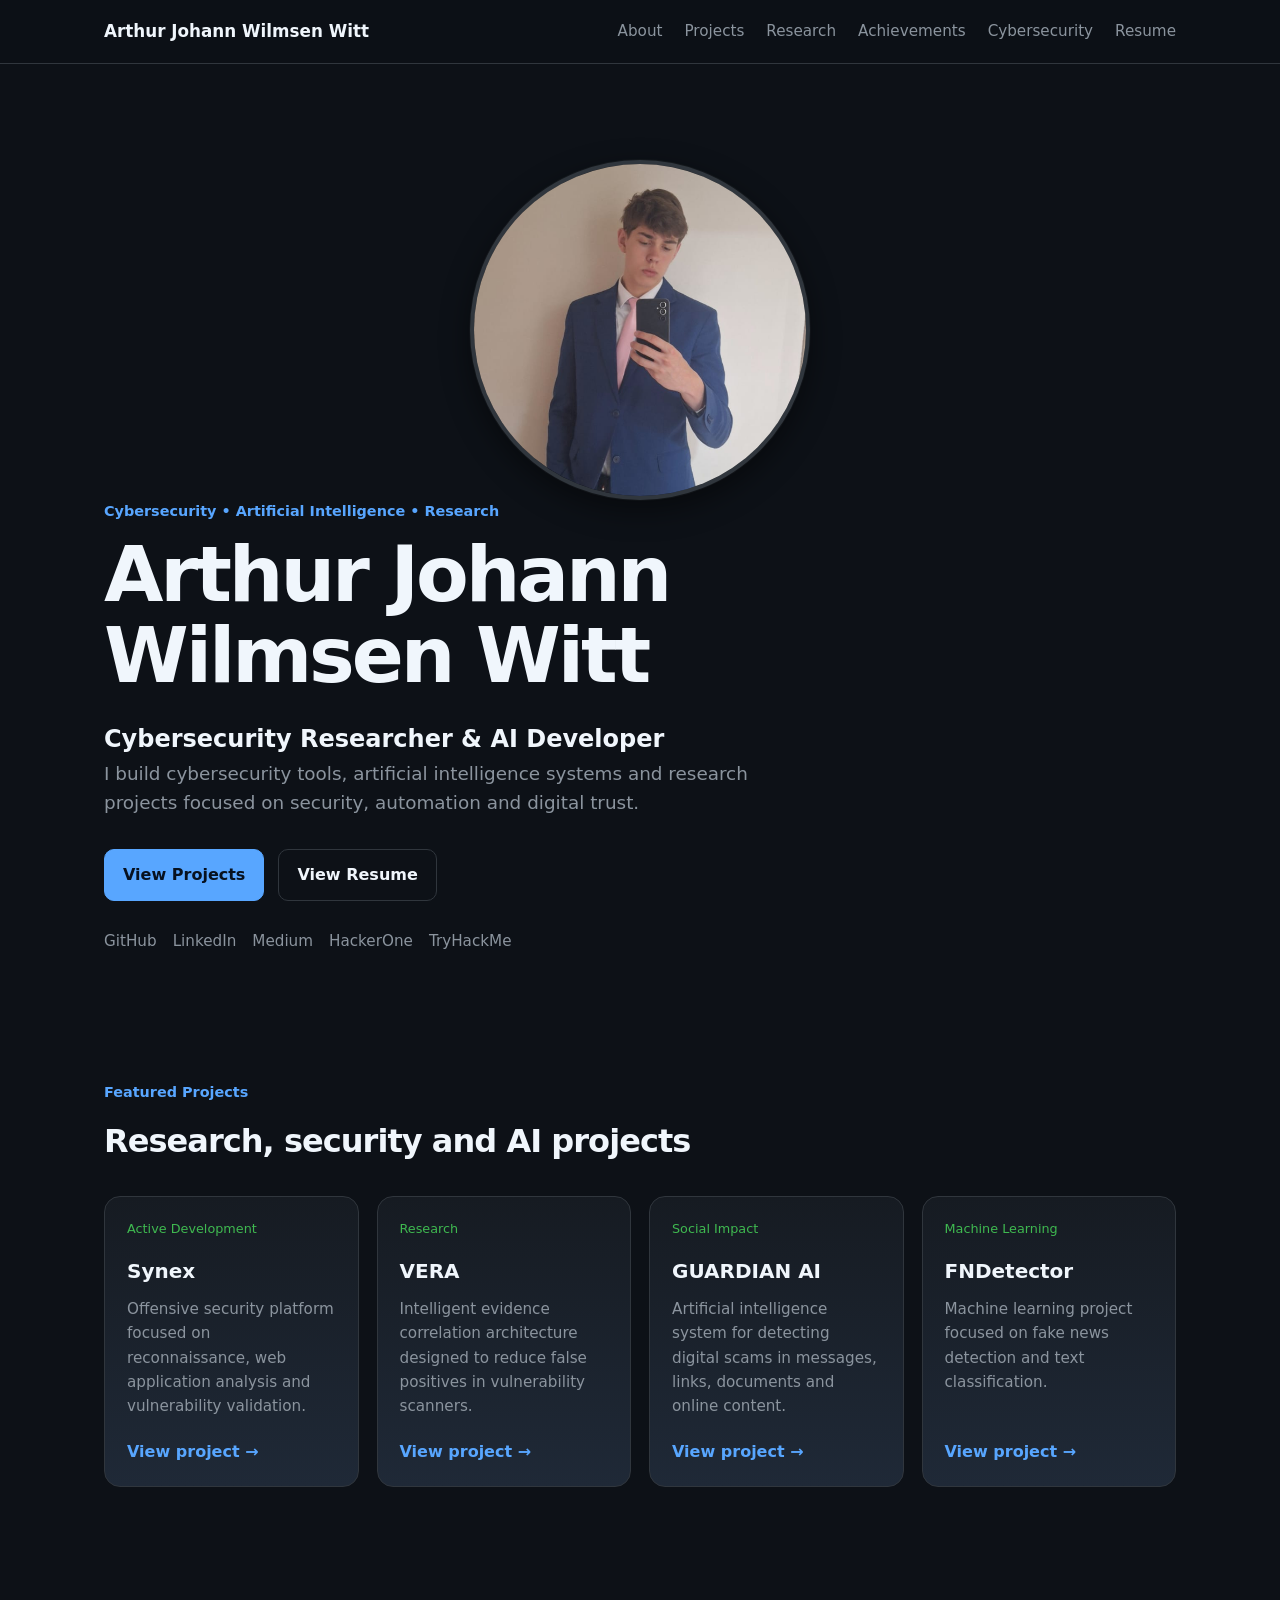
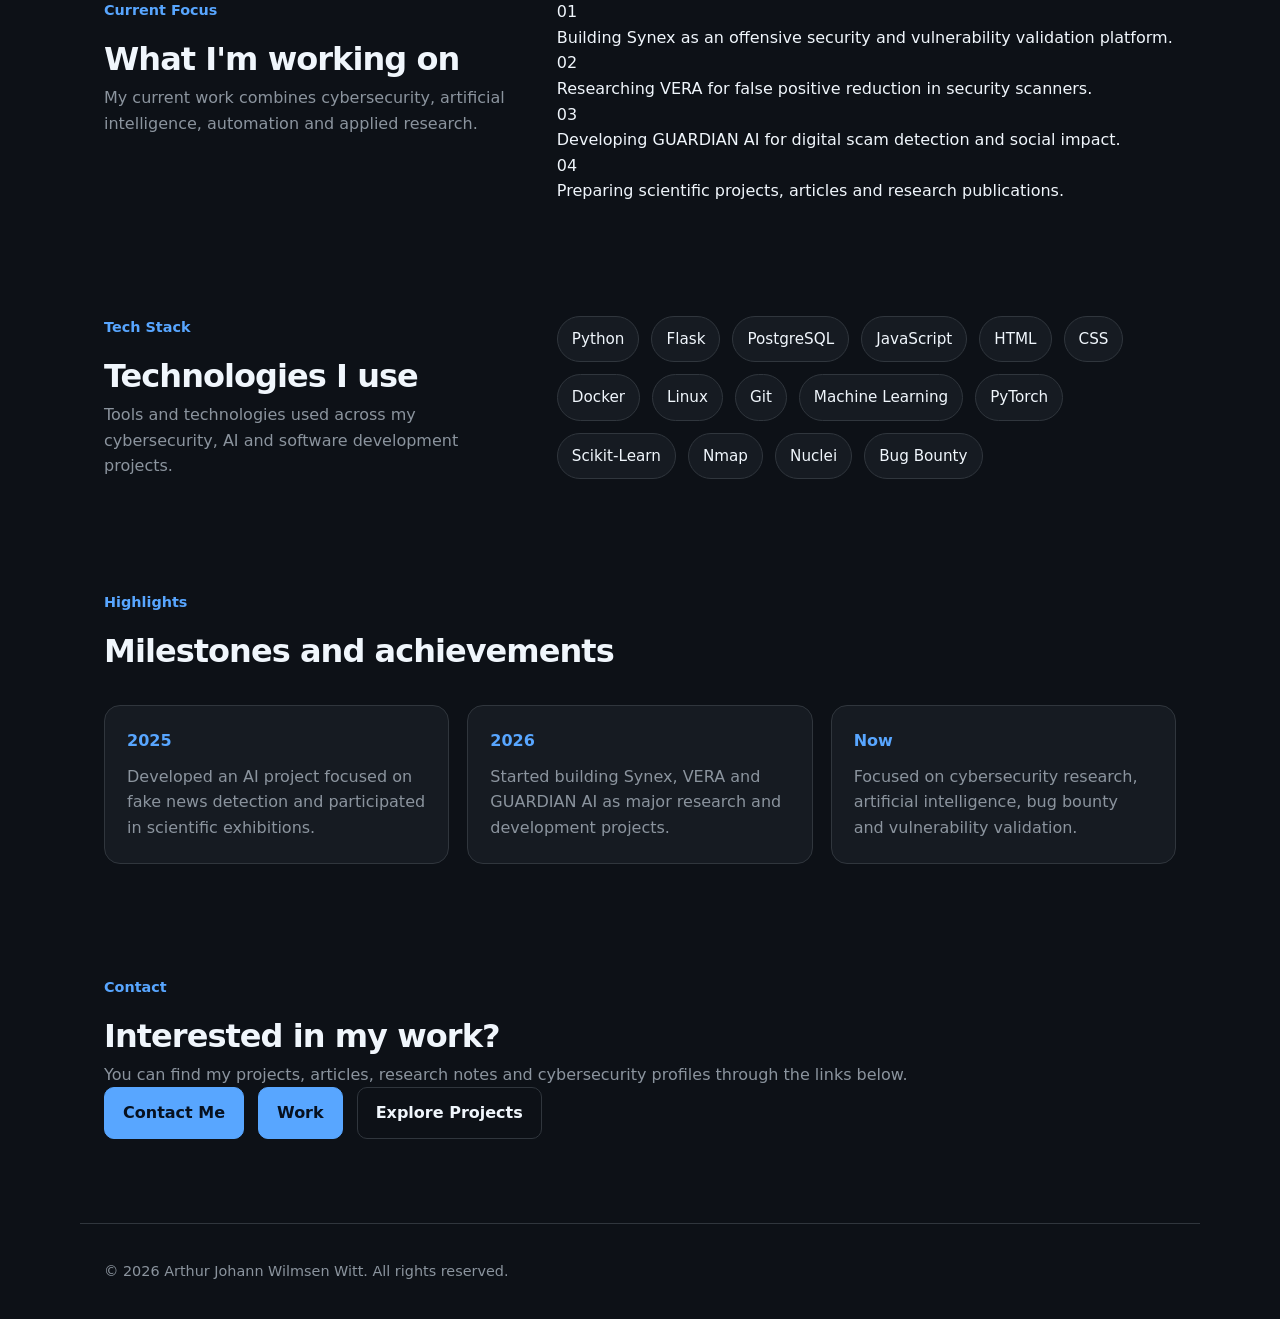
<file: index.html>
<!DOCTYPE html>
<html lang="en">
<head>
  <meta charset="UTF-8" />
  <meta name="viewport" content="width=device-width, initial-scale=1.0" />

  <title>Arthur Johann Wilmsen Witt | Cybersecurity, AI & Research</title>

  <meta
    name="description"
    content="Arthur Johann Wilmsen Witt's personal portfolio focused on cybersecurity, artificial intelligence, research and software development."
  />

  <link rel="stylesheet" href="assets/css/home.css" />
</head>

<body>

  <header class="site-header">
    <nav class="navbar">
      <a href="index.html" class="logo">Arthur Johann Wilmsen Witt</a>

      <ul class="nav-links">
        <li><a href="about.html">About</a></li>
        <li><a href="projects.html">Projects</a></li>
        <li><a href="research.html">Research</a></li>
        <li><a href="achievements.html">Achievements</a></li>
        <li><a href="cybersecurity.html">Cybersecurity</a></li>
        <li><a href="resume.html">Resume</a></li>
      </ul>
    </nav>
  </header>

  <main>

    <section class="hero">

      <div class="hero-image">
        <img
          src="assets/img/profile2.jpeg"
          alt="Arthur Johann Wilmsen Witt profile photo"
        />
      </div>

      <div class="hero-content">
        <p class="eyebrow">Cybersecurity • Artificial Intelligence • Research</p>

        <h1>Arthur Johann Wilmsen Witt</h1>

        <h2>Cybersecurity Researcher & AI Developer</h2>

        <p class="hero-description">
          I build cybersecurity tools, artificial intelligence systems and
          research projects focused on security, automation and digital trust.
        </p>

        <div class="hero-actions">
          <a href="projects.html" class="btn btn-primary">View Projects</a>
          <a href="resume.html" class="btn btn-secondary">View Resume</a>
        </div>

        <div class="social-links">
          <a href="https://github.com/arthurjww" target="_blank" rel="noopener noreferrer">GitHub</a>
          <a href="https://www.linkedin.com/in/arthur-witt-a4a8b531b/" target="_blank" rel="noopener noreferrer">LinkedIn</a>
          <a href="https://medium.com/@arthurjww" target="_blank" rel="noopener noreferrer">Medium</a>
          <a href="https://hackerone.com/tenebris_venator" target="_blank" rel="noopener noreferrer">HackerOne</a>
          <a href="https://tryhackme.com/p/arthurjww" target="_blank" rel="noopener noreferrer">TryHackMe</a>
        </div>
      </div>

    </section>

    <section class="section">
      <div class="section-header">
        <p class="section-label">Featured Projects</p>
        <h2>Research, security and AI projects</h2>
      </div>

      <div class="project-grid">

        <article class="project-card">
          <span class="status">Active Development</span>
          <h3>Synex</h3>
          <p>
            Offensive security platform focused on reconnaissance,
            web application analysis and vulnerability validation.
          </p>
          <a href="projects/synex.html">View project →</a>
        </article>

        <article class="project-card">
          <span class="status">Research</span>
          <h3>VERA</h3>
          <p>
            Intelligent evidence correlation architecture designed to reduce
            false positives in vulnerability scanners.
          </p>
          <a href="projects/vera.html">View project →</a>
        </article>

        <article class="project-card">
          <span class="status">Social Impact</span>
          <h3>GUARDIAN AI</h3>
          <p>
            Artificial intelligence system for detecting digital scams in
            messages, links, documents and online content.
          </p>
          <a href="projects/guardian-ai.html">View project →</a>
        </article>

        <article class="project-card">
          <span class="status">Machine Learning</span>
          <h3>FNDetector</h3>
          <p>
            Machine learning project focused on fake news detection and
            text classification.
          </p>
          <a href="projects/fndetector.html">View project →</a>
        </article>

      </div>
    </section>

    <section class="section split-section">
      <div>
        <p class="section-label">Current Focus</p>
        <h2>What I'm working on</h2>

        <p class="muted">
          My current work combines cybersecurity, artificial intelligence,
          automation and applied research.
        </p>
      </div>

      <div class="focus-list">
        <div class="focus-item">
          <span>01</span>
          <p>Building Synex as an offensive security and vulnerability validation platform.</p>
        </div>

        <div class="focus-item">
          <span>02</span>
          <p>Researching VERA for false positive reduction in security scanners.</p>
        </div>

        <div class="focus-item">
          <span>03</span>
          <p>Developing GUARDIAN AI for digital scam detection and social impact.</p>
        </div>

        <div class="focus-item">
          <span>04</span>
          <p>Preparing scientific projects, articles and research publications.</p>
        </div>
      </div>
    </section>

    <section class="section split-section">
      <div>
        <p class="section-label">Tech Stack</p>
        <h2>Technologies I use</h2>

        <p class="muted">
          Tools and technologies used across my cybersecurity, AI and
          software development projects.
        </p>
      </div>

      <div class="tech-list">
        <span>Python</span>
        <span>Flask</span>
        <span>PostgreSQL</span>
        <span>JavaScript</span>
        <span>HTML</span>
        <span>CSS</span>
        <span>Docker</span>
        <span>Linux</span>
        <span>Git</span>
        <span>Machine Learning</span>
        <span>PyTorch</span>
        <span>Scikit-Learn</span>
        <span>Nmap</span>
        <span>Nuclei</span>
        <span>Bug Bounty</span>
      </div>
    </section>

    <section class="section">
      <div class="section-header">
        <p class="section-label">Highlights</p>
        <h2>Milestones and achievements</h2>
      </div>

      <div class="timeline-grid">

        <div class="timeline-item">
          <span>2025</span>
          <p>
            Developed an AI project focused on fake news detection and
            participated in scientific exhibitions.
          </p>
        </div>

        <div class="timeline-item">
          <span>2026</span>
          <p>
            Started building Synex, VERA and GUARDIAN AI as major research
            and development projects.
          </p>
        </div>

        <div class="timeline-item">
          <span>Now</span>
          <p>
            Focused on cybersecurity research, artificial intelligence,
            bug bounty and vulnerability validation.
          </p>
        </div>

      </div>
    </section>

    <section class="section contact-preview">
      <p class="section-label">Contact</p>

      <h2>Interested in my work?</h2>

      <p class="muted">
        You can find my projects, articles, research notes and cybersecurity
        profiles through the links below.
      </p>

      <div class="hero-actions">
        <a href="contact.html" class="btn btn-primary">Contact Me</a>
        <a href="work.html" class="btn btn-primary">Work</a>
        <a href="projects.html" class="btn btn-secondary">Explore Projects</a>
      </div>
    </section>

  </main>

  <footer class="site-footer">
    <p>© 2026 Arthur Johann Wilmsen Witt. All rights reserved.</p>
  </footer>

</body>
</html>
</file>
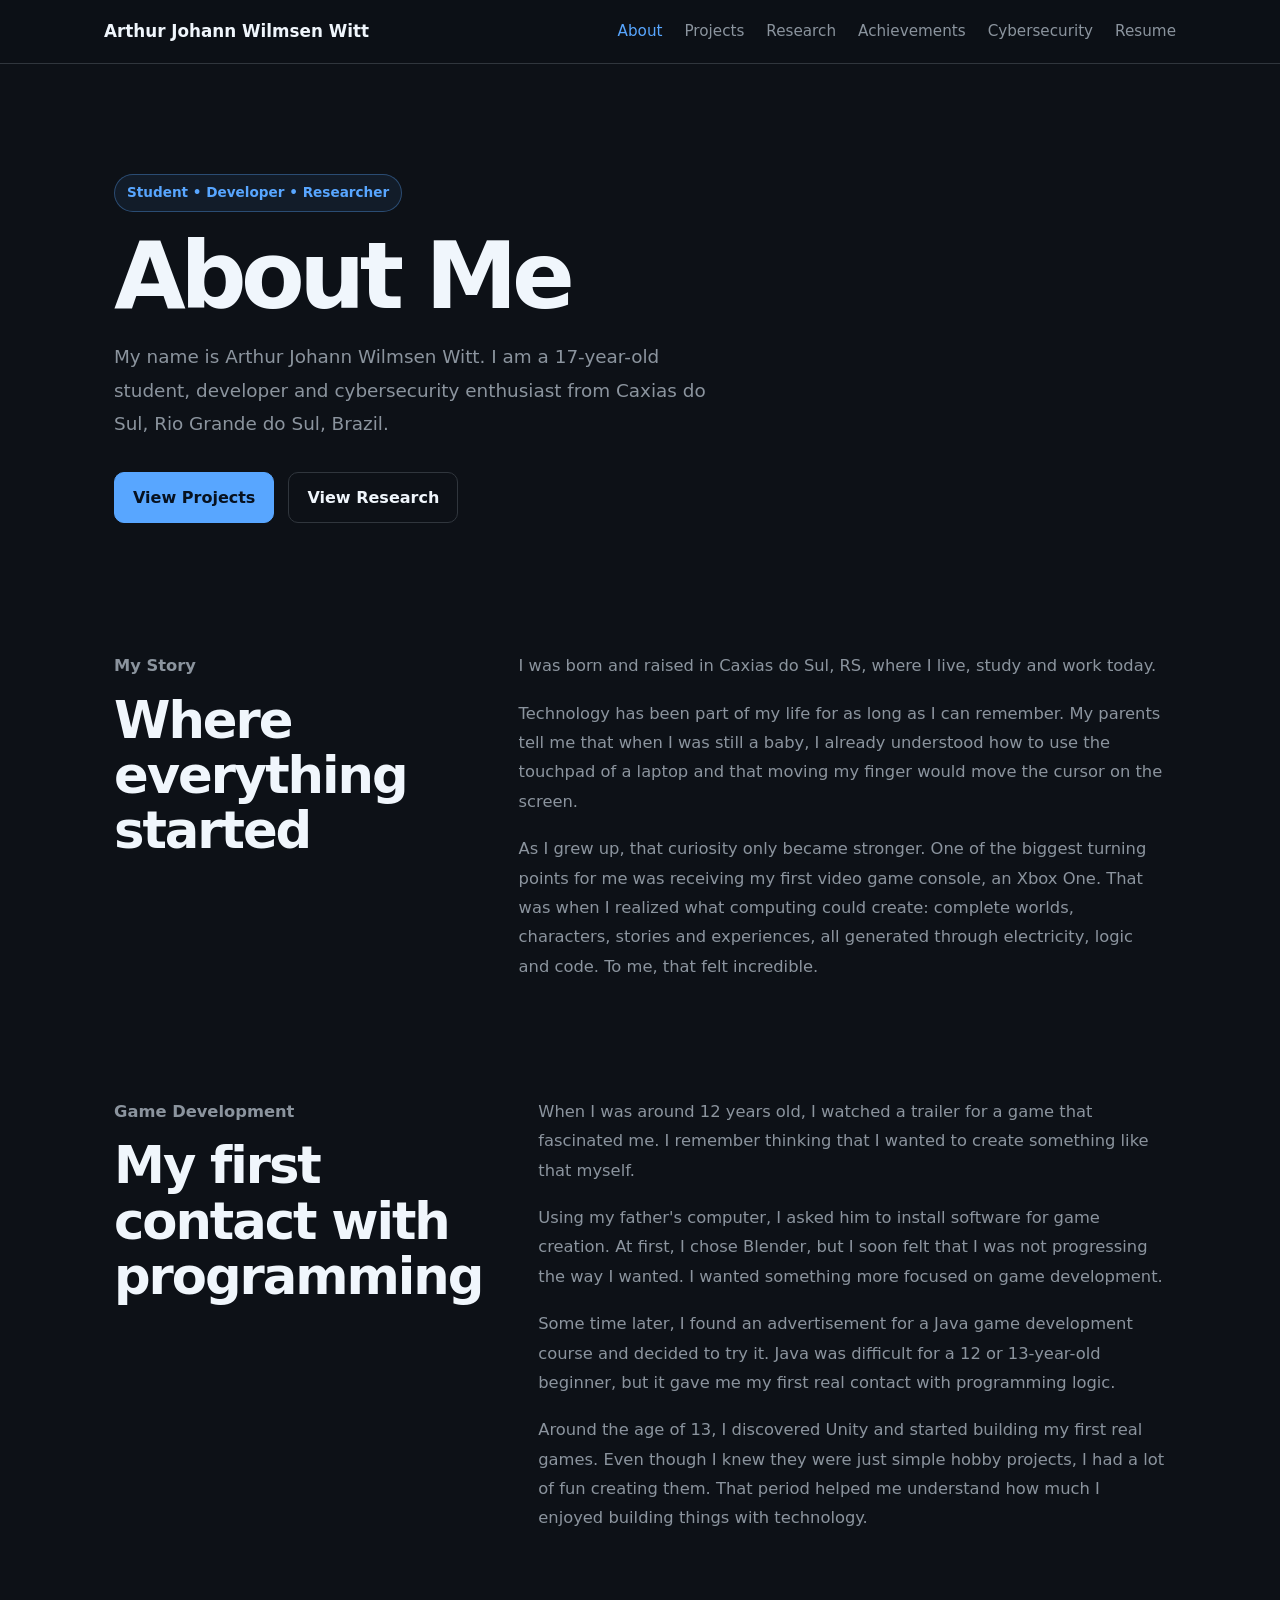
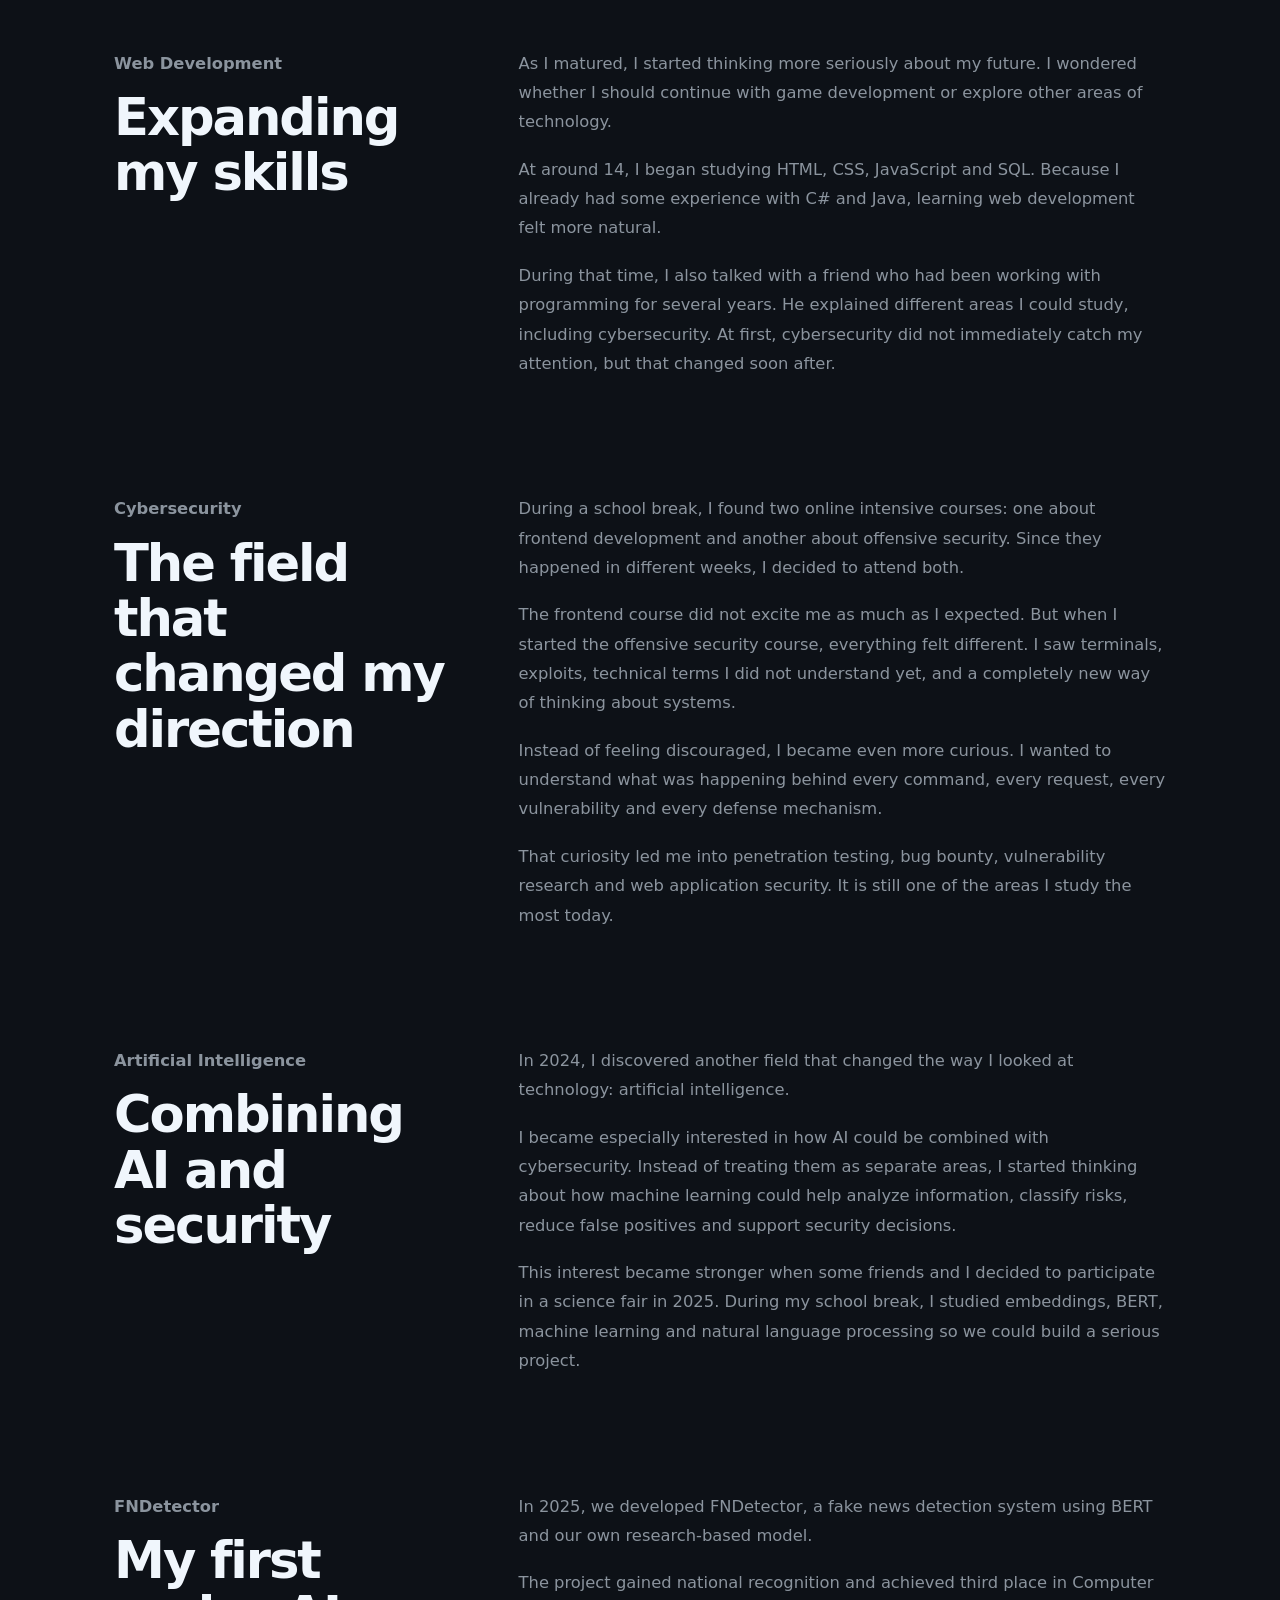
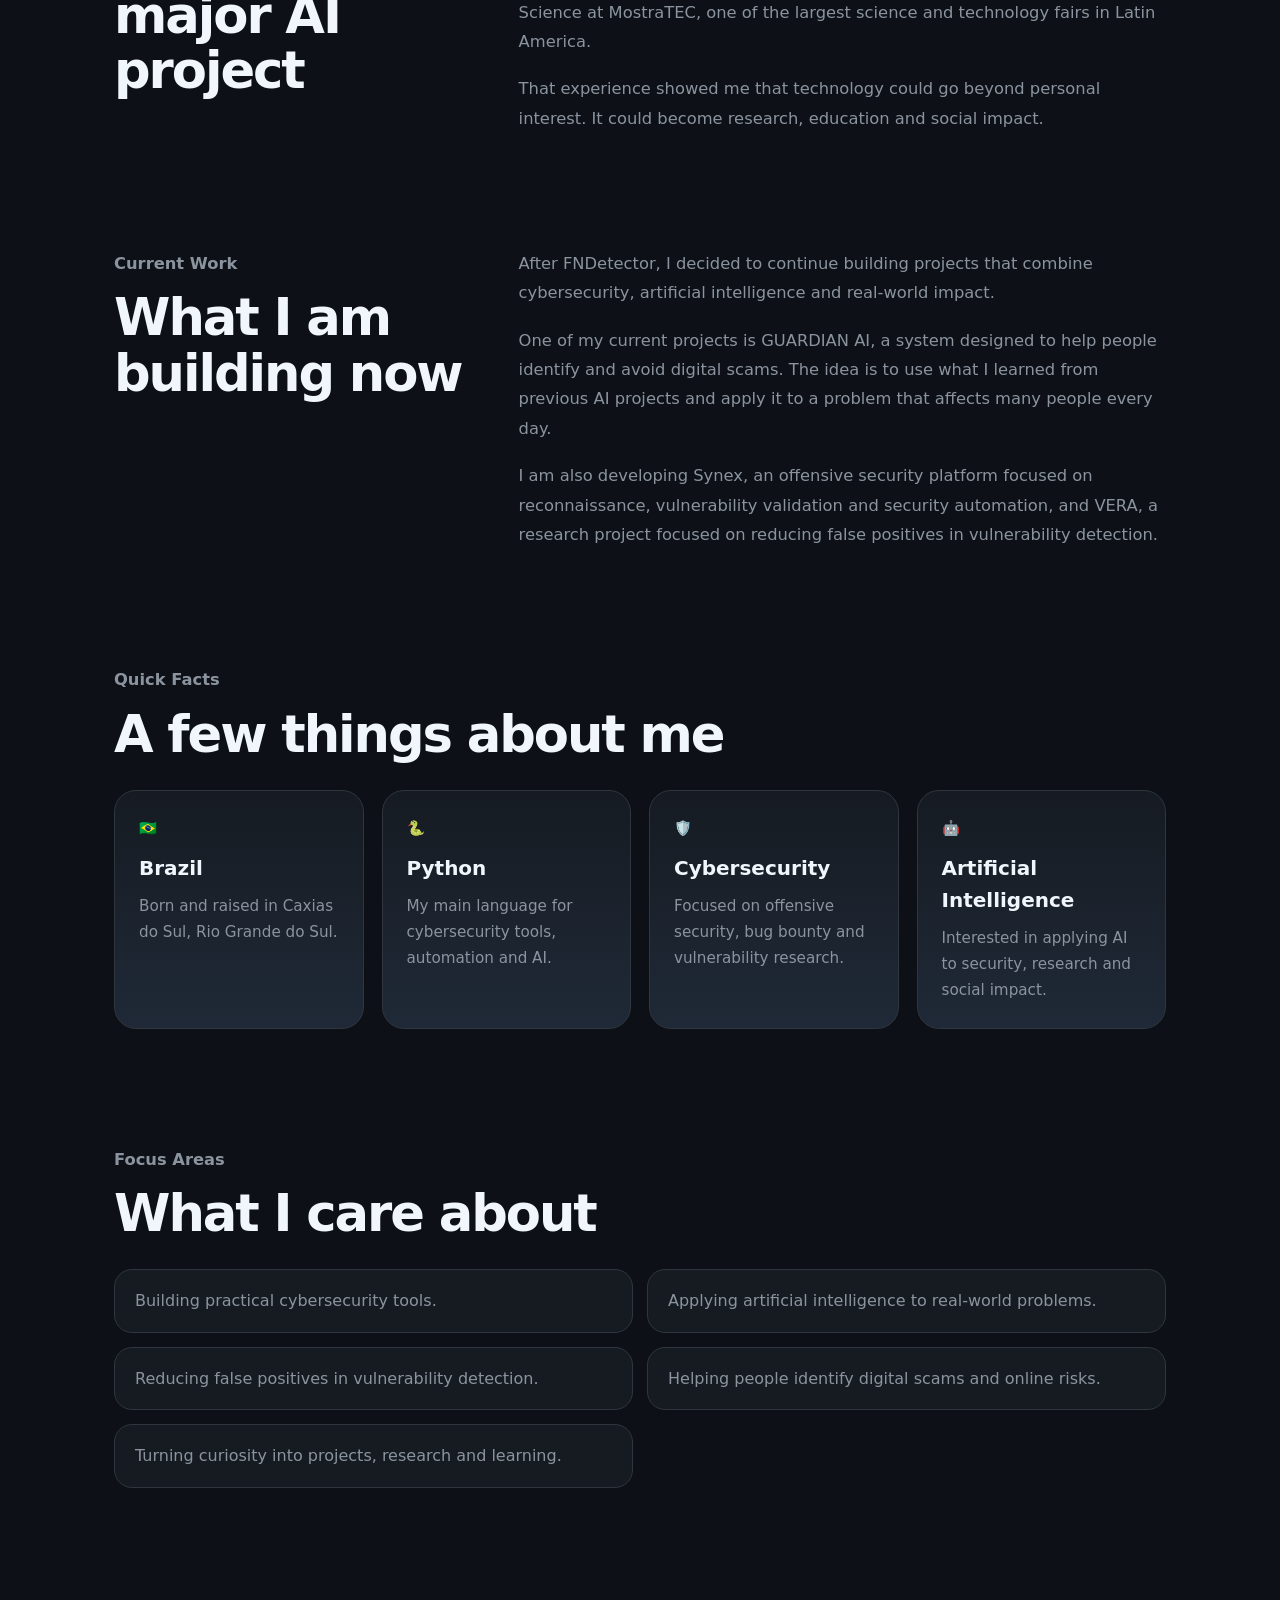
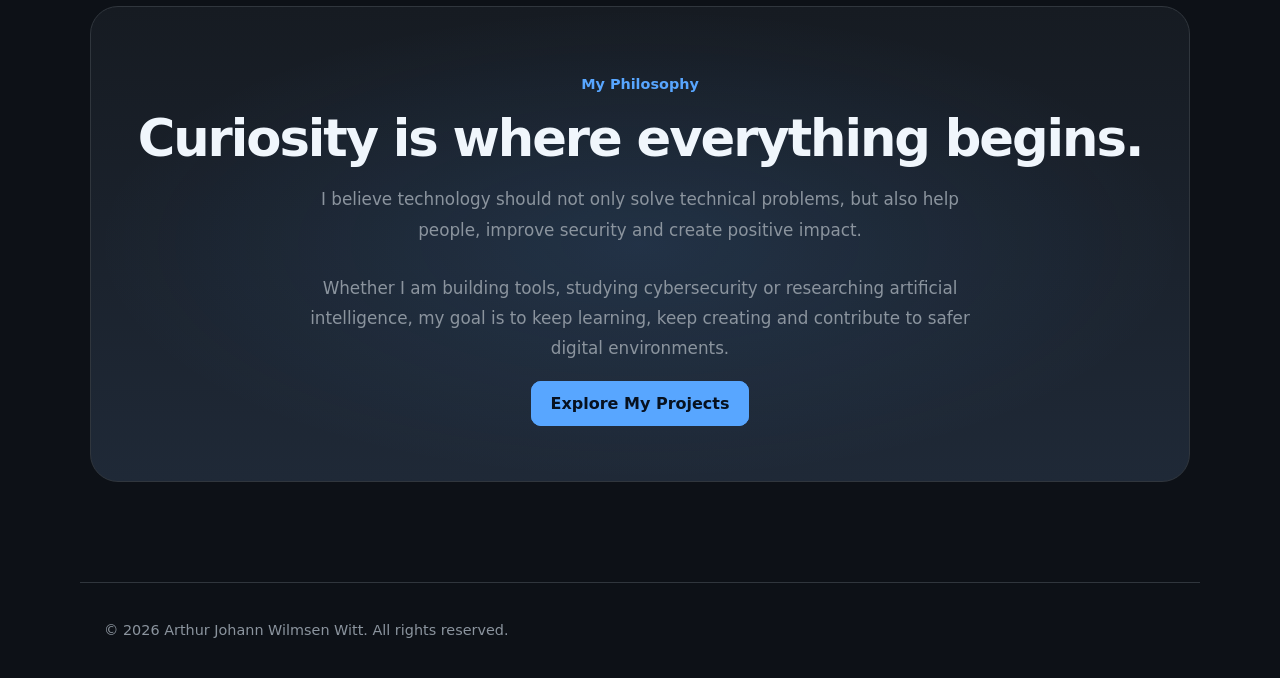
<file: about.html>
<!DOCTYPE html>
<html lang="en">
<head>
  <meta charset="UTF-8" />
  <meta name="viewport" content="width=device-width, initial-scale=1.0" />

  <title>About | Arthur Johann Wilmsen Witt</title>

  <meta
    name="description"
    content="About Arthur Johann Wilmsen Witt, a Brazilian student, cybersecurity enthusiast, AI developer and researcher from Caxias do Sul, Brazil."
  />

  <link rel="stylesheet" href="assets/css/home.css" />
  <link rel="stylesheet" href="assets/css/project-detail.css" />
</head>

<body>

  <header class="site-header">
    <nav class="navbar">
      <a href="index.html" class="logo">Arthur Johann Wilmsen Witt</a>

      <ul class="nav-links">
        <li><a href="about.html" class="active">About</a></li>
        <li><a href="projects.html">Projects</a></li>
        <li><a href="research.html">Research</a></li>
        <li><a href="achievements.html">Achievements</a></li>
        <li><a href="cybersecurity.html">Cybersecurity</a></li>
        <li><a href="resume.html">Resume</a></li>
      </ul>
    </nav>
  </header>

  <main>

    <section class="project-hero">
      <div class="project-hero-content">
        <span class="project-status">Student • Developer • Researcher</span>

        <h1>About Me</h1>

        <p>
          My name is Arthur Johann Wilmsen Witt. I am a 17-year-old student, developer and
          cybersecurity enthusiast from Caxias do Sul, Rio Grande do Sul, Brazil.
        </p>

        <div class="project-actions">
          <a href="projects.html" class="btn btn-primary">View Projects</a>
          <a href="research.html" class="btn btn-secondary">View Research</a>
        </div>
      </div>

    </section>

    <section class="project-section split">
      <div>
        <p class="section-label">My Story</p>
        <h2>Where everything started</h2>
      </div>

      <div>
        <p>
          I was born and raised in Caxias do Sul, RS, where I live, study and
          work today.
        </p>

        <p>
          Technology has been part of my life for as long as I can remember.
          My parents tell me that when I was still a baby, I already understood
          how to use the touchpad of a laptop and that moving my finger would
          move the cursor on the screen.
        </p>

        <p>
          As I grew up, that curiosity only became stronger. One of the biggest
          turning points for me was receiving my first video game console, an
          Xbox One. That was when I realized what computing could create:
          complete worlds, characters, stories and experiences, all generated
          through electricity, logic and code. To me, that felt incredible.
        </p>
      </div>
    </section>

    <section class="project-section split">
      <div>
        <p class="section-label">Game Development</p>
        <h2>My first contact with programming</h2>
      </div>

      <div>
        <p>
          When I was around 12 years old, I watched a trailer for a game that
          fascinated me. I remember thinking that I wanted to create something
          like that myself.
        </p>

        <p>
          Using my father's computer, I asked him to install software for game
          creation. At first, I chose Blender, but I soon felt that I was not
          progressing the way I wanted. I wanted something more focused on game
          development.
        </p>

        <p>
          Some time later, I found an advertisement for a Java game development
          course and decided to try it. Java was difficult for a 12 or 13-year-old
          beginner, but it gave me my first real contact with programming logic.
        </p>

        <p>
          Around the age of 13, I discovered Unity and started building my first
          real games. Even though I knew they were just simple hobby projects,
          I had a lot of fun creating them. That period helped me understand
          how much I enjoyed building things with technology.
        </p>
      </div>
    </section>

    <section class="project-section split">
      <div>
        <p class="section-label">Web Development</p>
        <h2>Expanding my skills</h2>
      </div>

      <div>
        <p>
          As I matured, I started thinking more seriously about my future. I
          wondered whether I should continue with game development or explore
          other areas of technology.
        </p>

        <p>
          At around 14, I began studying HTML, CSS, JavaScript and SQL. Because
          I already had some experience with C# and Java, learning web
          development felt more natural.
        </p>

        <p>
          During that time, I also talked with a friend who had been working
          with programming for several years. He explained different areas I
          could study, including cybersecurity. At first, cybersecurity did not
          immediately catch my attention, but that changed soon after.
        </p>
      </div>
    </section>

    <section class="project-section split">
      <div>
        <p class="section-label">Cybersecurity</p>
        <h2>The field that changed my direction</h2>
      </div>

      <div>
        <p>
          During a school break, I found two online intensive courses: one about
          frontend development and another about offensive security. Since they
          happened in different weeks, I decided to attend both.
        </p>

        <p>
          The frontend course did not excite me as much as I expected. But when
          I started the offensive security course, everything felt different.
          I saw terminals, exploits, technical terms I did not understand yet,
          and a completely new way of thinking about systems.
        </p>

        <p>
          Instead of feeling discouraged, I became even more curious. I wanted
          to understand what was happening behind every command, every request,
          every vulnerability and every defense mechanism.
        </p>

        <p>
          That curiosity led me into penetration testing, bug bounty,
          vulnerability research and web application security. It is still one
          of the areas I study the most today.
        </p>
      </div>
    </section>

    <section class="project-section split">
      <div>
        <p class="section-label">Artificial Intelligence</p>
        <h2>Combining AI and security</h2>
      </div>

      <div>
        <p>
          In 2024, I discovered another field that changed the way I looked at
          technology: artificial intelligence.
        </p>

        <p>
          I became especially interested in how AI could be combined with
          cybersecurity. Instead of treating them as separate areas, I started
          thinking about how machine learning could help analyze information,
          classify risks, reduce false positives and support security decisions.
        </p>

        <p>
          This interest became stronger when some friends and I decided to
          participate in a science fair in 2025. During my school break, I
          studied embeddings, BERT, machine learning and natural language
          processing so we could build a serious project.
        </p>
      </div>
    </section>

    <section class="project-section split">
      <div>
        <p class="section-label">FNDetector</p>
        <h2>My first major AI project</h2>
      </div>

      <div>
        <p>
          In 2025, we developed FNDetector, a fake news detection system using
          BERT and our own research-based model.
        </p>

        <p>
          The project gained national recognition and achieved third place in
          Computer Science at MostraTEC, one of the largest science and
          technology fairs in Latin America.
        </p>

        <p>
          That experience showed me that technology could go beyond personal
          interest. It could become research, education and social impact.
        </p>
      </div>
    </section>

    <section class="project-section split">
      <div>
        <p class="section-label">Current Work</p>
        <h2>What I am building now</h2>
      </div>

      <div>
        <p>
          After FNDetector, I decided to continue building projects that combine
          cybersecurity, artificial intelligence and real-world impact.
        </p>

        <p>
          One of my current projects is GUARDIAN AI, a system designed to help
          people identify and avoid digital scams. The idea is to use what I
          learned from previous AI projects and apply it to a problem that
          affects many people every day.
        </p>

        <p>
          I am also developing Synex, an offensive security platform focused on
          reconnaissance, vulnerability validation and security automation, and
          VERA, a research project focused on reducing false positives in
          vulnerability detection.
        </p>
      </div>
    </section>

    <section class="project-section">
      <div class="section-heading">
        <p class="section-label">Quick Facts</p>
        <h2>A few things about me</h2>
      </div>

      <div class="project-highlight-grid">
        <article>
          <span>🇧🇷</span>
          <h3>Brazil</h3>
          <p>Born and raised in Caxias do Sul, Rio Grande do Sul.</p>
        </article>

        <article>
          <span>🐍</span>
          <h3>Python</h3>
          <p>My main language for cybersecurity tools, automation and AI.</p>
        </article>

        <article>
          <span>🛡️</span>
          <h3>Cybersecurity</h3>
          <p>Focused on offensive security, bug bounty and vulnerability research.</p>
        </article>

        <article>
          <span>🤖</span>
          <h3>Artificial Intelligence</h3>
          <p>Interested in applying AI to security, research and social impact.</p>
        </article>
      </div>
    </section>

    <section class="project-section">
      <div class="section-heading">
        <p class="section-label">Focus Areas</p>
        <h2>What I care about</h2>
      </div>

      <div class="feature-list">
        <div>Building practical cybersecurity tools.</div>
        <div>Applying artificial intelligence to real-world problems.</div>
        <div>Reducing false positives in vulnerability detection.</div>
        <div>Helping people identify digital scams and online risks.</div>
        <div>Turning curiosity into projects, research and learning.</div>
      </div>
    </section>

    <section class="project-cta">
      <span>My Philosophy</span>

      <h2>Curiosity is where everything begins.</h2>

      <p>
        I believe technology should not only solve technical problems, but also
        help people, improve security and create positive impact.
      </p>

      <p>
        Whether I am building tools, studying cybersecurity or researching
        artificial intelligence, my goal is to keep learning, keep creating and
        contribute to safer digital environments.
      </p>

      <a href="projects.html" class="btn btn-primary">
        Explore My Projects
      </a>
    </section>

  </main>

  <footer class="site-footer">
    <p>© 2026 Arthur Johann Wilmsen Witt. All rights reserved.</p>
  </footer>

</body>
</html>
</file>
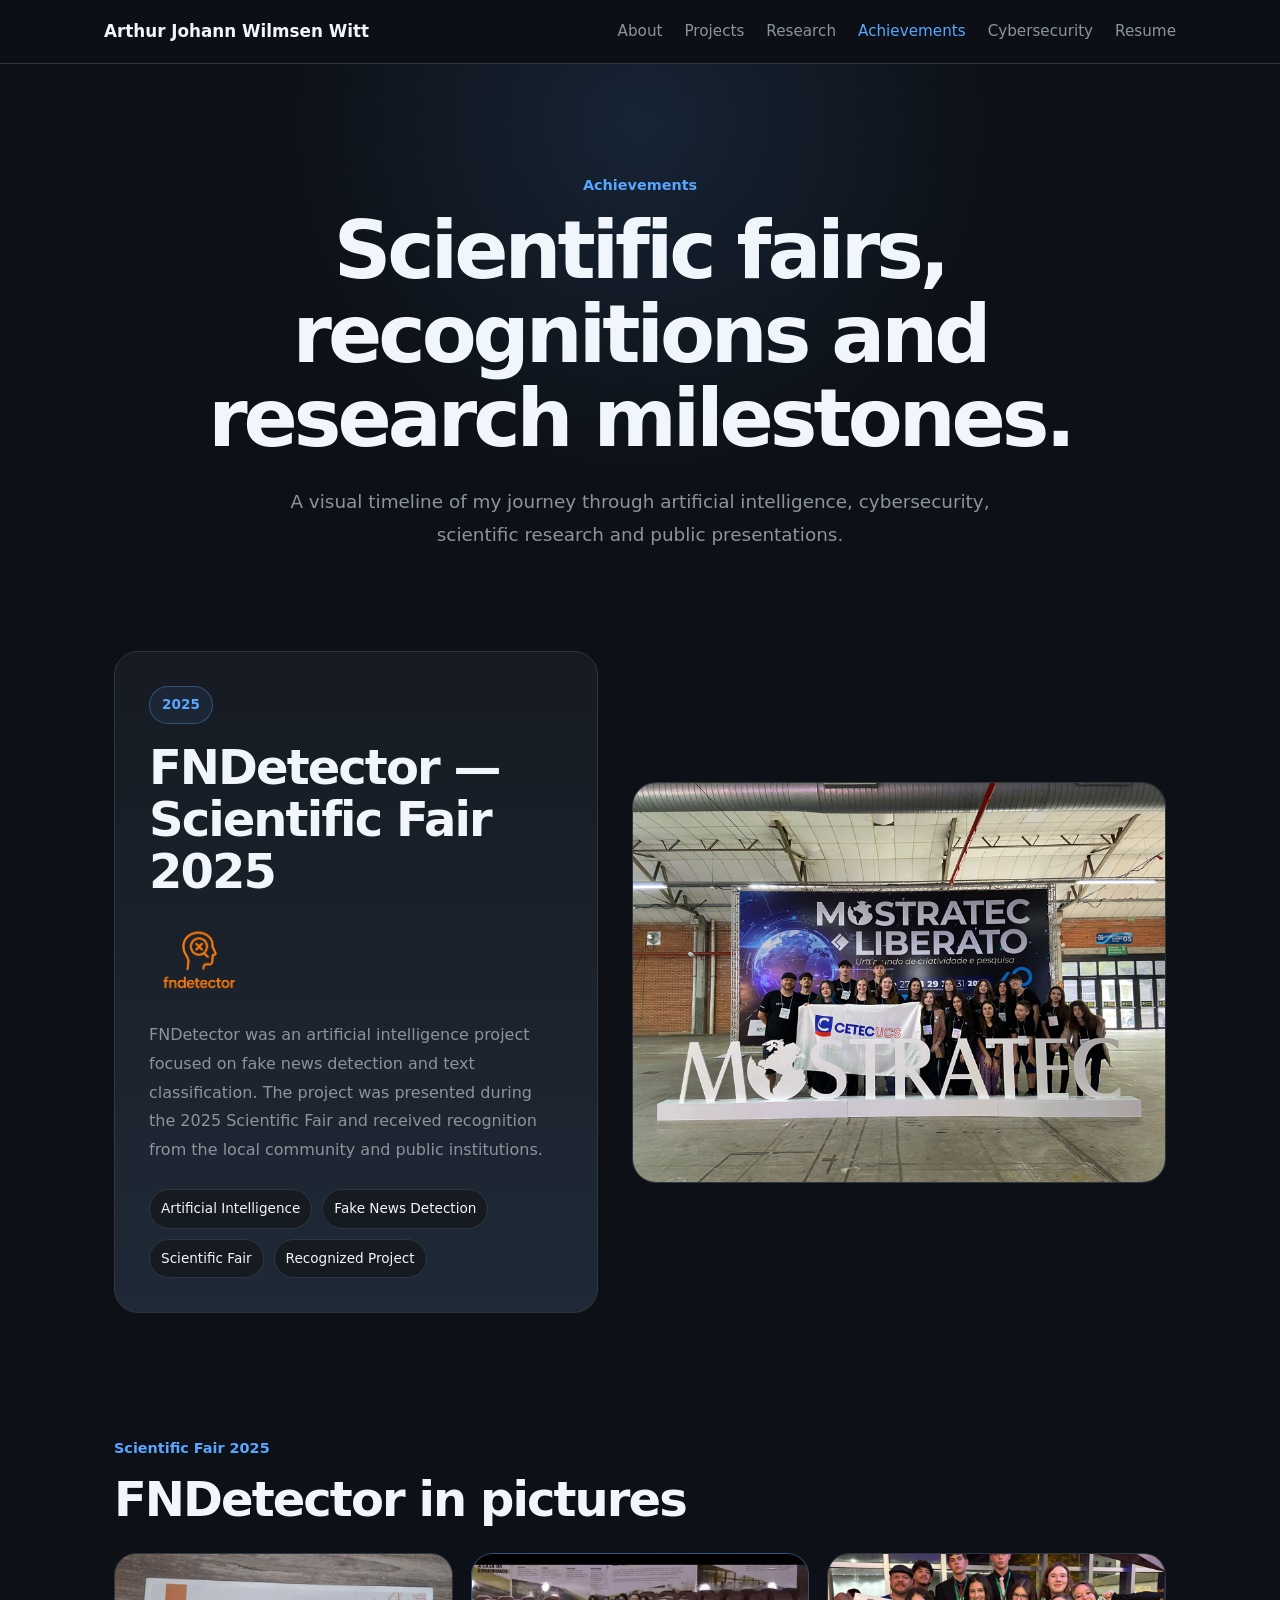
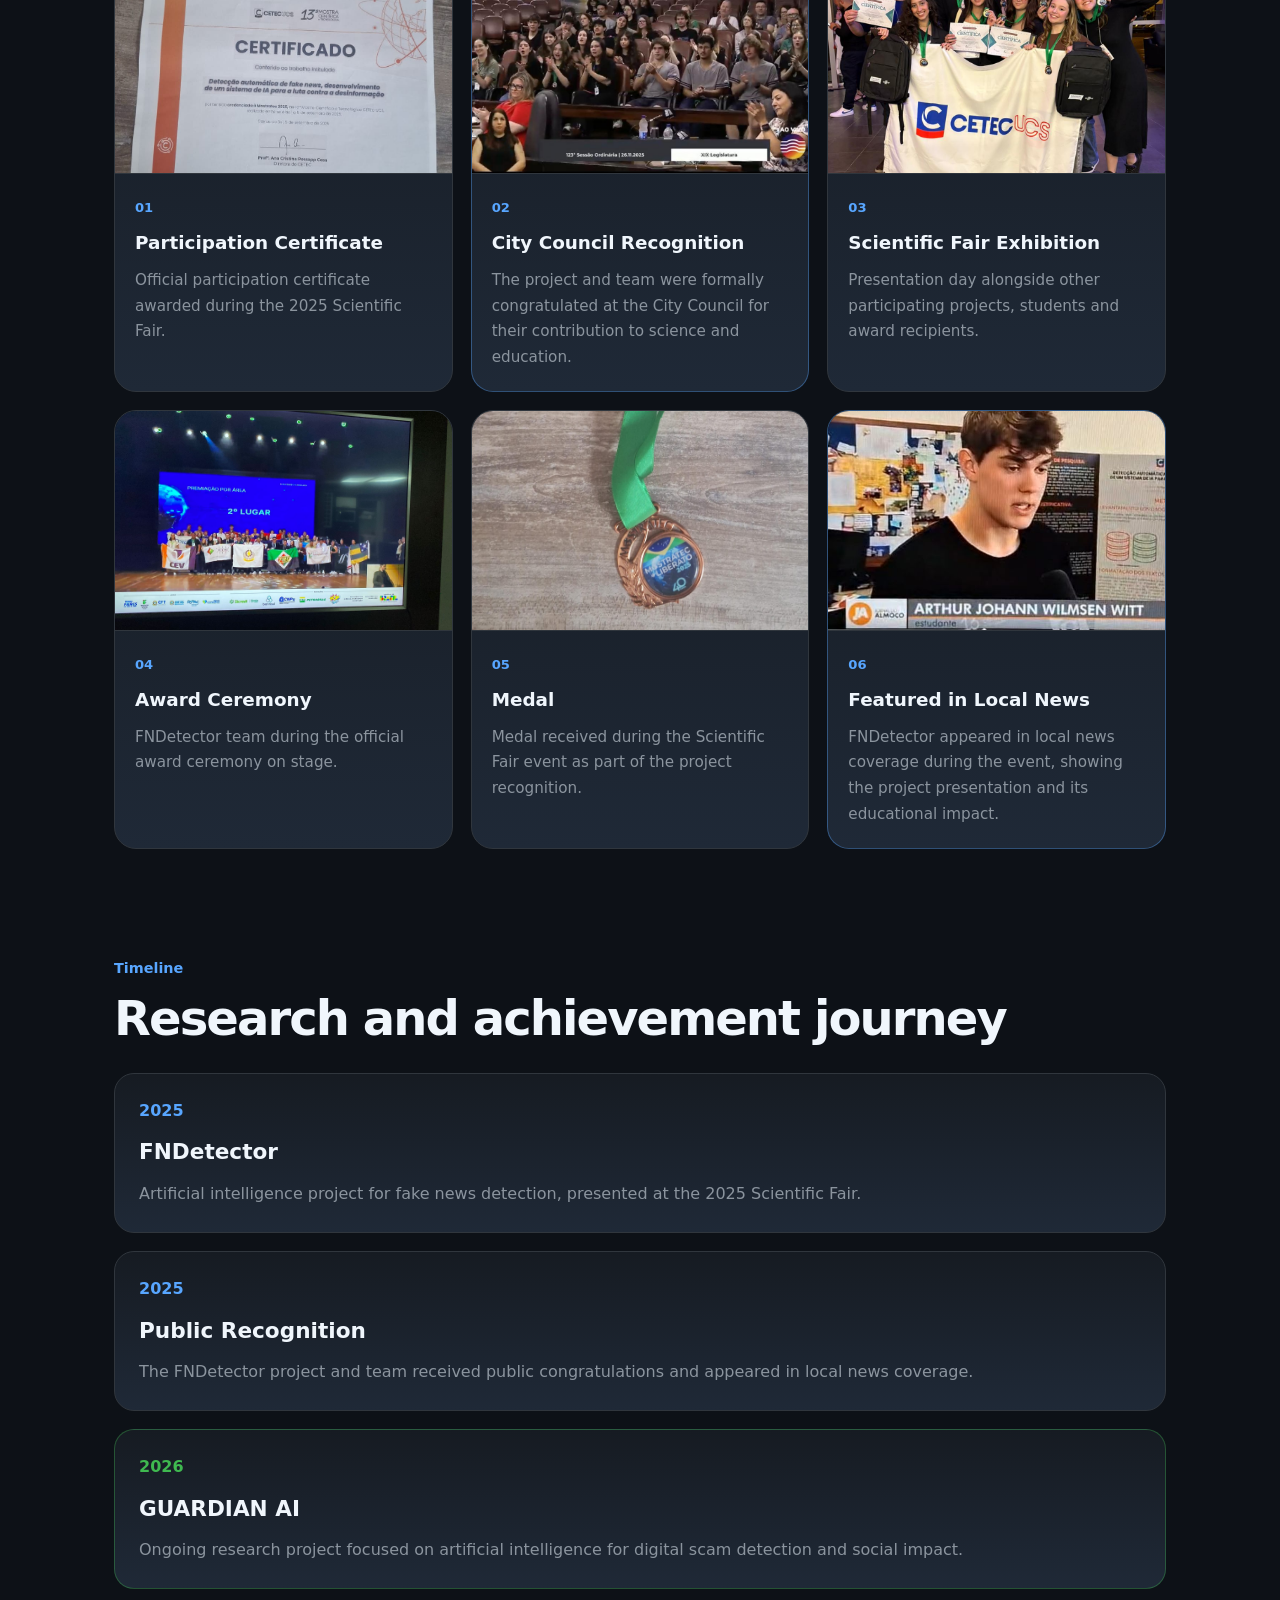
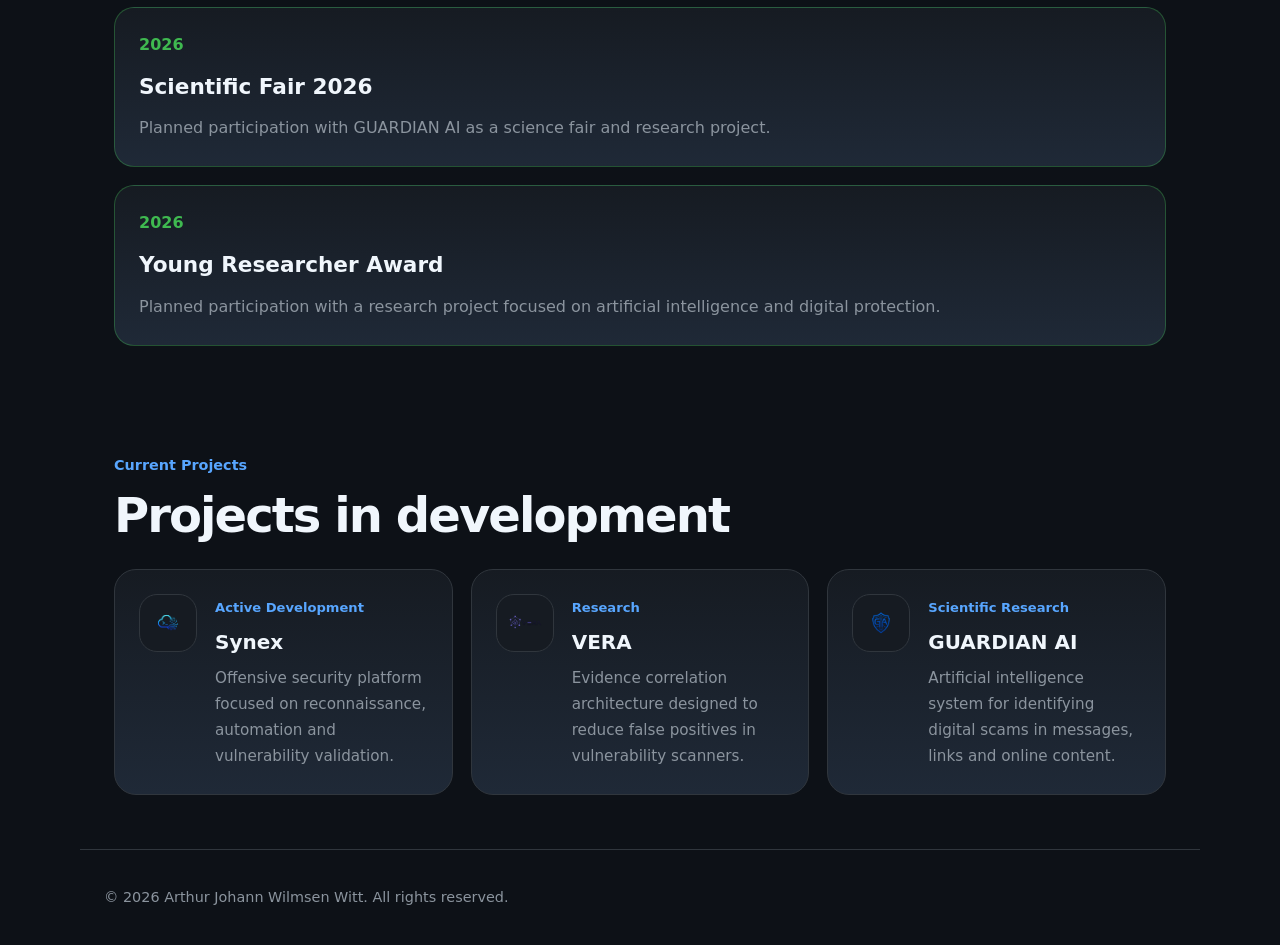
<file: achievements.html>
<!DOCTYPE html>
<html lang="en">
<head>
  <meta charset="UTF-8" />
  <meta name="viewport" content="width=device-width, initial-scale=1.0" />

  <title>Achievements | Arthur Johann Wilmsen Witt</title>

  <meta
    name="description"
    content="Achievements, scientific fairs, awards, recognitions and research milestones by Arthur Johann Wilmsen Witt."
  />

  <link rel="stylesheet" href="assets/css/home.css" />
  <link rel="stylesheet" href="assets/css/achievements.css" />
</head>

<body>

  <header class="site-header">
    <nav class="navbar">
      <a href="index.html" class="logo">Arthur Johann Wilmsen Witt</a>

      <ul class="nav-links">
        <li><a href="about.html">About</a></li>
        <li><a href="projects.html">Projects</a></li>
        <li><a href="research.html">Research</a></li>
        <li><a href="achievements.html" class="active">Achievements</a></li>
        <li><a href="cybersecurity.html">Cybersecurity</a></li>
        <li><a href="resume.html">Resume</a></li>
      </ul>
    </nav>
  </header>

  <main>

    <section class="achievements-hero">
      <p class="eyebrow">Achievements</p>

      <h1>Scientific fairs, recognitions and research milestones.</h1>

      <p>
        A visual timeline of my journey through artificial intelligence,
        cybersecurity, scientific research and public presentations.
      </p>
    </section>

    <section class="achievement-feature">
      <div class="feature-content">
        <span class="year-badge">2025</span>

        <h2>FNDetector — Scientific Fair 2025</h2><img
          src="assets/img/projects/fndetector.png"
          alt="FNDetector project image" width="100"/><br>


        <p>
          FNDetector was an artificial intelligence project focused on fake
          news detection and text classification. The project was presented
          during the 2025 Scientific Fair and received recognition from the
          local community and public institutions.
        </p>

        <div class="feature-tags">
          <span>Artificial Intelligence</span>
          <span>Fake News Detection</span>
          <span>Scientific Fair</span>
          <span>Recognized Project</span>
        </div>
      </div>

      <div class="feature-image">
        <img
          src="assets/img/achievements/2025/people2.jpeg"
          alt="Arthur Johann Wilmsen Witt with classmates during the FNDetector presentation at the 2025 Scientific Fair"
        />
      </div>
    </section>
    <section class="achievement-gallery-section">
      <div class="section-heading">
        <p class="section-label">Scientific Fair 2025</p>
        <h2>FNDetector in pictures</h2>
      </div>

      <div class="achievement-gallery">

        <article class="photo-card">
          <img
            src="assets/img/achievements/2025/cert2.jpeg"
            alt="Participation certificate from the 2025 Scientific Fair"
          />

          <div>
            <span>01</span>
            <h3>Participation Certificate</h3>
            <p>
              Official participation certificate awarded during the 2025
              Scientific Fair.
            </p>
          </div>
        </article>

        <article class="photo-card highlight-card">
          <img
            src="assets/img/achievements/2025/cerim.jpeg"
            alt="Recognition at the City Council"
          />

          <div>
            <span>02</span>
            <h3>City Council Recognition</h3>
            <p>
              The project and team were formally congratulated at the City
              Council for their contribution to science and education.
            </p>
          </div>
        </article>

        <article class="photo-card">
          <img
            src="assets/img/achievements/2025/people.jpeg"
            alt="Students and winners at the 2025 Scientific Fair"
          />

          <div>
            <span>03</span>
            <h3>Scientific Fair Exhibition</h3>
            <p>
              Presentation day alongside other participating projects,
              students and award recipients.
            </p>
          </div>
        </article>

        <article class="photo-card">
          <img
            src="assets/img/achievements/2025/2place.jpeg"
            alt="FNDetector team on stage"
          />

          <div>
            <span>04</span>
            <h3>Award Ceremony</h3>
            <p>
              FNDetector team during the official award ceremony on stage.
            </p>
          </div>
        </article>

        <article class="photo-card">
          <img
            src="assets/img/achievements/2025/medal.jpeg"
            alt="Medal received at the 2025 Scientific Fair"
          />

          <div>
            <span>05</span>
            <h3>Medal</h3>
            <p>
              Medal received during the Scientific Fair event as part of the
              project recognition.
            </p>
          </div>
        </article>

        <article class="photo-card highlight-card">
          <img
            src="assets/img/achievements/2025/noticiario.jpeg"
            alt="FNDetector featured in local news"
          />

          <div>
            <span>06</span>
            <h3>Featured in Local News</h3>
            <p>
              FNDetector appeared in local news coverage during the event,
              showing the project presentation and its educational impact.
            </p>
          </div>
        </article>

      </div>
    </section>

    <section class="timeline-section">
      <div class="section-heading">
        <p class="section-label">Timeline</p>
        <h2>Research and achievement journey</h2>
      </div>

      <div class="achievement-timeline">

        <article class="timeline-card">
          <span class="timeline-year">2025</span>
          <h3>FNDetector</h3>
          <p>
            Artificial intelligence project for fake news detection, presented
            at the 2025 Scientific Fair.
          </p>
        </article>

        <article class="timeline-card">
          <span class="timeline-year">2025</span>
          <h3>Public Recognition</h3>
          <p>
            The FNDetector project and team received public congratulations
            and appeared in local news coverage.
          </p>
        </article>

        <article class="timeline-card upcoming">
          <span class="timeline-year">2026</span>
          <h3>GUARDIAN AI</h3>
          <p>
            Ongoing research project focused on artificial intelligence for
            digital scam detection and social impact.
          </p>
        </article>

        <article class="timeline-card upcoming">
          <span class="timeline-year">2026</span>
          <h3>Scientific Fair 2026</h3>
          <p>
            Planned participation with GUARDIAN AI as a science fair and
            research project.
          </p>
        </article>

        <article class="timeline-card upcoming">
          <span class="timeline-year">2026</span>
          <h3>Young Researcher Award</h3>
          <p>
            Planned participation with a research project focused on artificial
            intelligence and digital protection.
          </p>
        </article>

      </div>
    </section>

    <section class="current-projects-section">
      <div class="section-heading">
        <p class="section-label">Current Projects</p>
        <h2>Projects in development</h2>
      </div>

      <div class="current-projects-grid">

        <article class="current-project-card">
          <img
            src="assets/img/projects/synex.png"
            alt="Synex icon"
          />

          <div>
            <span>Active Development</span>
            <h3>Synex</h3>
            <p>
              Offensive security platform focused on reconnaissance,
              automation and vulnerability validation.
            </p>
          </div>
        </article>

        <article class="current-project-card">
          <img
            src="assets/img/projects/vera.png"
            alt="VERA icon"
          />

          <div>
            <span>Research</span>
            <h3>VERA</h3>
            <p>
              Evidence correlation architecture designed to reduce false
              positives in vulnerability scanners.
            </p>
          </div>
        </article>

        <article class="current-project-card">
          <img
            src="assets/img/projects/guardian-ai.png"
            alt="GUARDIAN AI icon"
          />

          <div>
            <span>Scientific Research</span>
            <h3>GUARDIAN AI</h3>
            <p>
              Artificial intelligence system for identifying digital scams in
              messages, links and online content.
            </p>
          </div>
        </article>

      </div>
    </section>

  </main>

  <footer class="site-footer">
    <p>© 2026 Arthur Johann Wilmsen Witt. All rights reserved.</p>
  </footer>

</body>
</html>
</file>
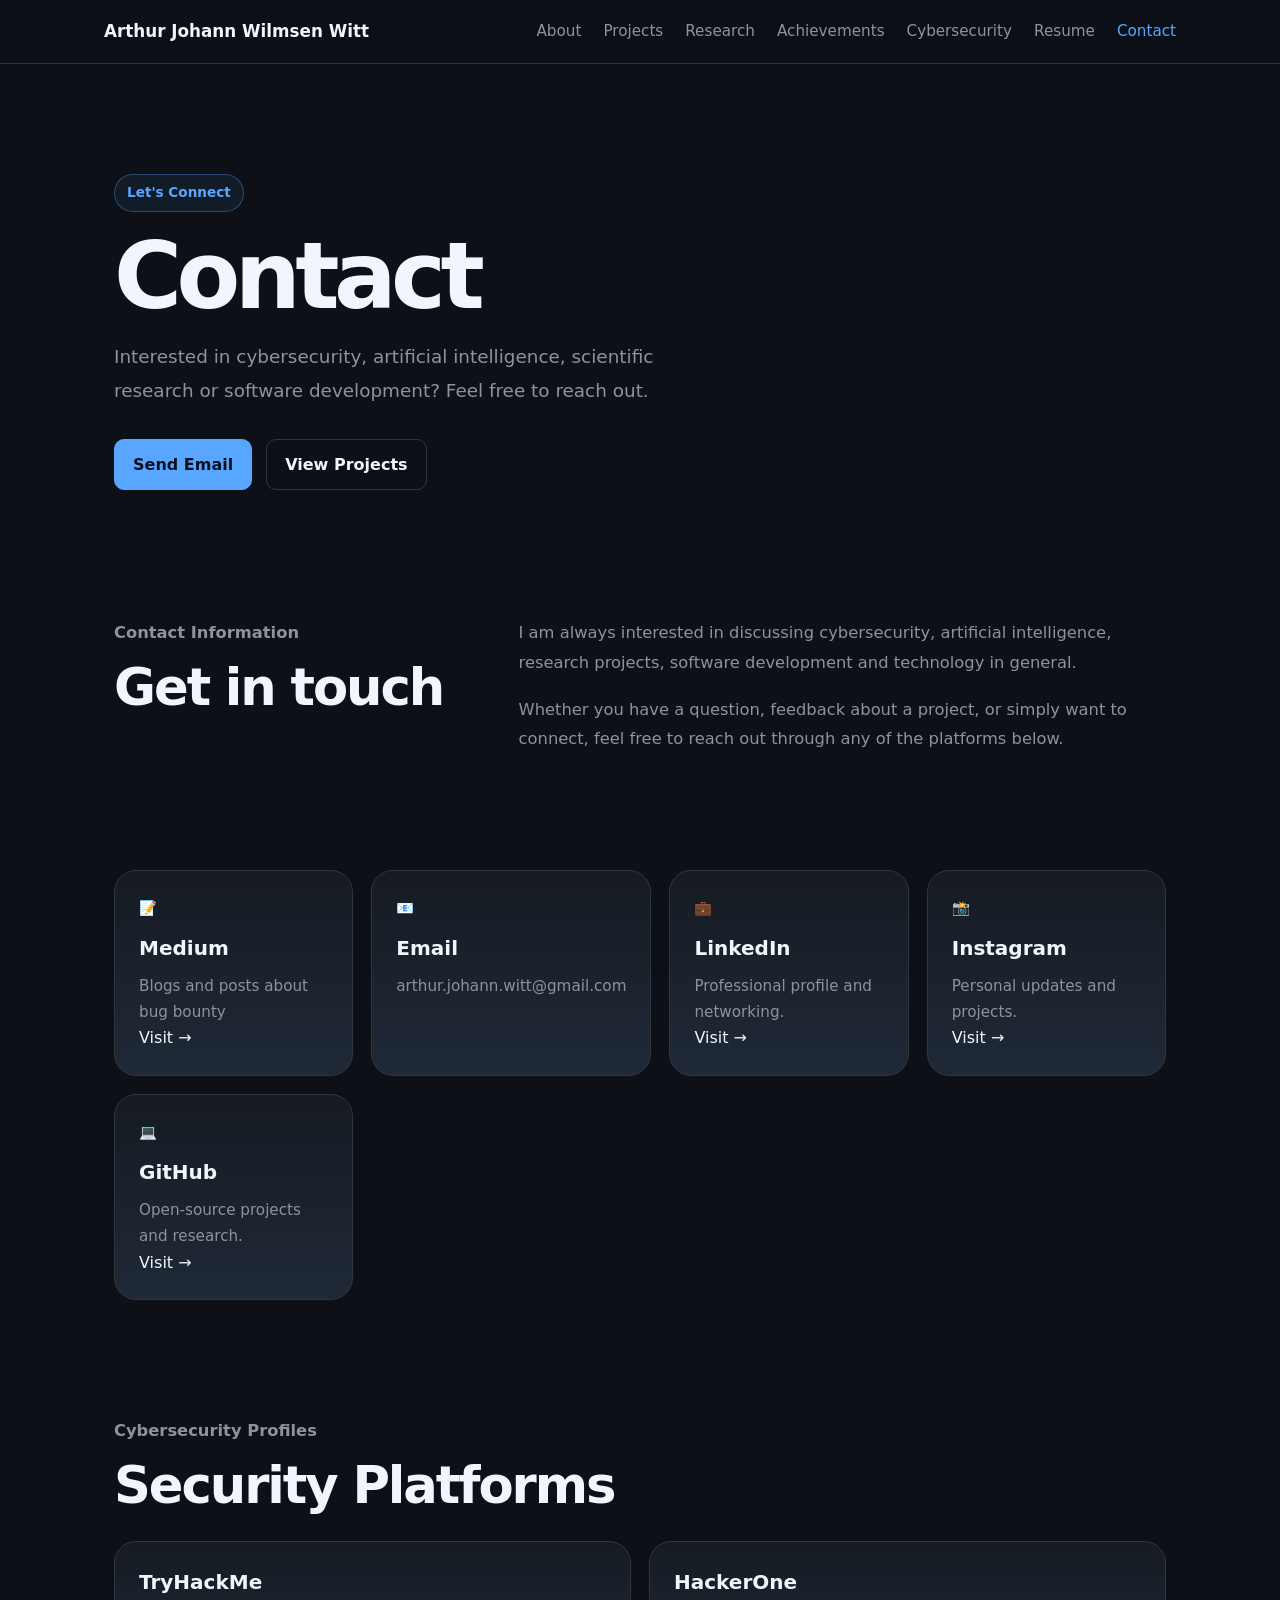
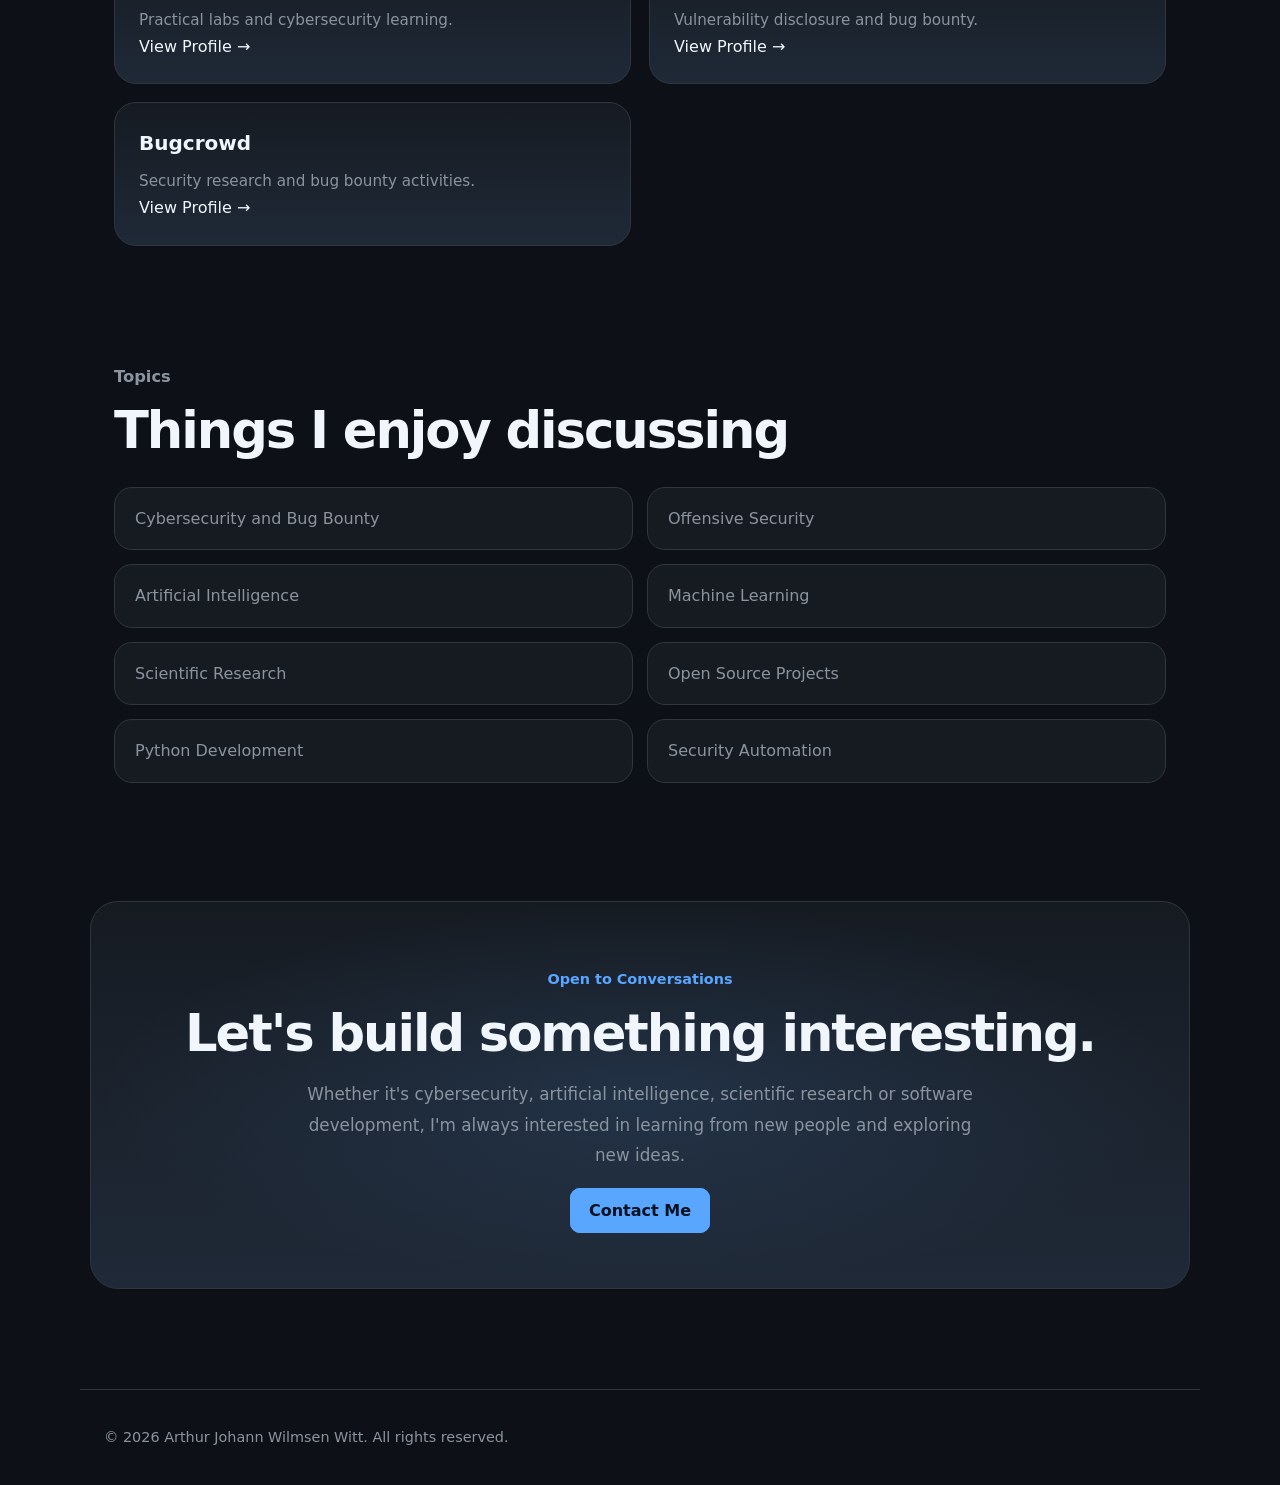
<file: contact.html>
<!DOCTYPE html>
<html lang="en">
<head>
  <meta charset="UTF-8" />
  <meta name="viewport" content="width=device-width, initial-scale=1.0" />

  <title>Contact | Arthur Johann Wilmsen Witt</title>

  <meta
    name="description"
    content="Contact Arthur Johann Wilmsen Witt regarding cybersecurity, research, artificial intelligence and software development."
  />

  <link rel="stylesheet" href="assets/css/home.css" />
  <link rel="stylesheet" href="assets/css/project-detail.css" />
</head>

<body>

<header class="site-header">
  <nav class="navbar">
    <a href="index.html" class="logo">Arthur Johann Wilmsen Witt</a>

    <ul class="nav-links">
      <li><a href="about.html">About</a></li>
      <li><a href="projects.html">Projects</a></li>
      <li><a href="research.html">Research</a></li>
      <li><a href="achievements.html">Achievements</a></li>
      <li><a href="cybersecurity.html">Cybersecurity</a></li>
      <li><a href="resume.html">Resume</a></li>
      <li><a href="contact.html" class="active">Contact</a></li>
    </ul>
  </nav>
</header>

<main>

  <section class="project-hero">

    <div class="project-hero-content">

      <span class="project-status">
        Let's Connect
      </span>

      <h1>Contact</h1>

      <p>
        Interested in cybersecurity, artificial intelligence,
        scientific research or software development?
        Feel free to reach out.
      </p>

      <div class="project-actions">

        <a
          href="mailto:arthur.johann.witt@gmail.com"
          class="btn btn-primary"
        >
          Send Email
        </a>

        <a
          href="projects.html"
          class="btn btn-secondary"
        >
          View Projects
        </a>

      </div>

    </div>


  </section>

  <section class="project-section split">

    <div>
      <p class="section-label">Contact Information</p>
      <h2>Get in touch</h2>
    </div>

    <div>

      <p>
        I am always interested in discussing cybersecurity,
        artificial intelligence, research projects, software
        development and technology in general.
      </p>

      <p>
        Whether you have a question, feedback about a project,
        or simply want to connect, feel free to reach out through
        any of the platforms below.
      </p>

    </div>

  </section>

  <section class="project-section">

    <div class="project-highlight-grid">
      <article>
        <span>📝</span>

        <h3>Medium</h3>

        <p>
          Blogs and posts about bug bounty
        </p>

        <a
          href="https://medium.com/@arthurjww"
          target="_blank"
          class="project-link"
        >
          Visit →
        </a>

      </article>
      <article>
        <span>📧</span>

        <h3>Email</h3>

        <p>
          arthur.johann.witt@gmail.com
        </p>

      </article>

      <article>
        <span>💼</span>

        <h3>LinkedIn</h3>

        <p>
          Professional profile and networking.
        </p>

        <a
          href="https://www.linkedin.com/in/arthur-witt-a4a8b531b/"
          target="_blank"
          class="project-link"
        >
          Visit →
        </a>

      </article>

      <article>
        <span>📸</span>

        <h3>Instagram</h3>

        <p>
          Personal updates and projects.
        </p>

        <a
          href="https://www.instagram.com/arthurjww/"
          target="_blank"
          class="project-link"
        >
          Visit →
        </a>

      </article>

      <article>
        <span>💻</span>

        <h3>GitHub</h3>

        <p>
          Open-source projects and research.
        </p>

        <a
          href="https://github.com/arthurjww"
          target="_blank"
          class="project-link"
        >
          Visit →
        </a>

      </article>

    </div>

  </section>

  <section class="project-section">

    <div class="section-heading">
      <p class="section-label">Cybersecurity Profiles</p>
      <h2>Security Platforms</h2>
    </div>

    <div class="method-grid">

      <article class="method-card">

        <h3>TryHackMe</h3>

        <p>
          Practical labs and cybersecurity learning.
        </p>

        <a
          href="https://tryhackme.com/p/arthurjww"
          target="_blank"
          class="project-link"
        >
          View Profile →
        </a>

      </article>

      <article class="method-card">

        <h3>HackerOne</h3>

        <p>
          Vulnerability disclosure and bug bounty.
        </p>

        <a
          href="https://hackerone.com/tenebris_venator"
          target="_blank"
          class="project-link"
        >
          View Profile →
        </a>

      </article>

      <article class="method-card">

        <h3>Bugcrowd</h3>

        <p>
          Security research and bug bounty activities.
        </p>

        <a
          href="https://bugcrowd.com/Tenebris_Venator"
          target="_blank"
          class="project-link"
        >
          View Profile →
        </a>

      </article>

    </div>

  </section>

  <section class="project-section">

    <div class="section-heading">
      <p class="section-label">Topics</p>
      <h2>Things I enjoy discussing</h2>
    </div>

    <div class="feature-list">

      <div>Cybersecurity and Bug Bounty</div>

      <div>Offensive Security</div>

      <div>Artificial Intelligence</div>

      <div>Machine Learning</div>

      <div>Scientific Research</div>

      <div>Open Source Projects</div>

      <div>Python Development</div>

      <div>Security Automation</div>

    </div>

  </section>

  <section class="project-cta">

    <span>Open to Conversations</span>

    <h2>Let's build something interesting.</h2>

    <p>
      Whether it's cybersecurity, artificial intelligence,
      scientific research or software development, I'm always
      interested in learning from new people and exploring
      new ideas.
    </p>

    <a
      href="mailto:arthur.johann.witt@gmail.com"
      class="btn btn-primary"
    >
      Contact Me
    </a>

  </section>

</main>

<footer class="site-footer">
  <p>© 2026 Arthur Johann Wilmsen Witt. All rights reserved.</p>
</footer>

</body>
</html>
</file>
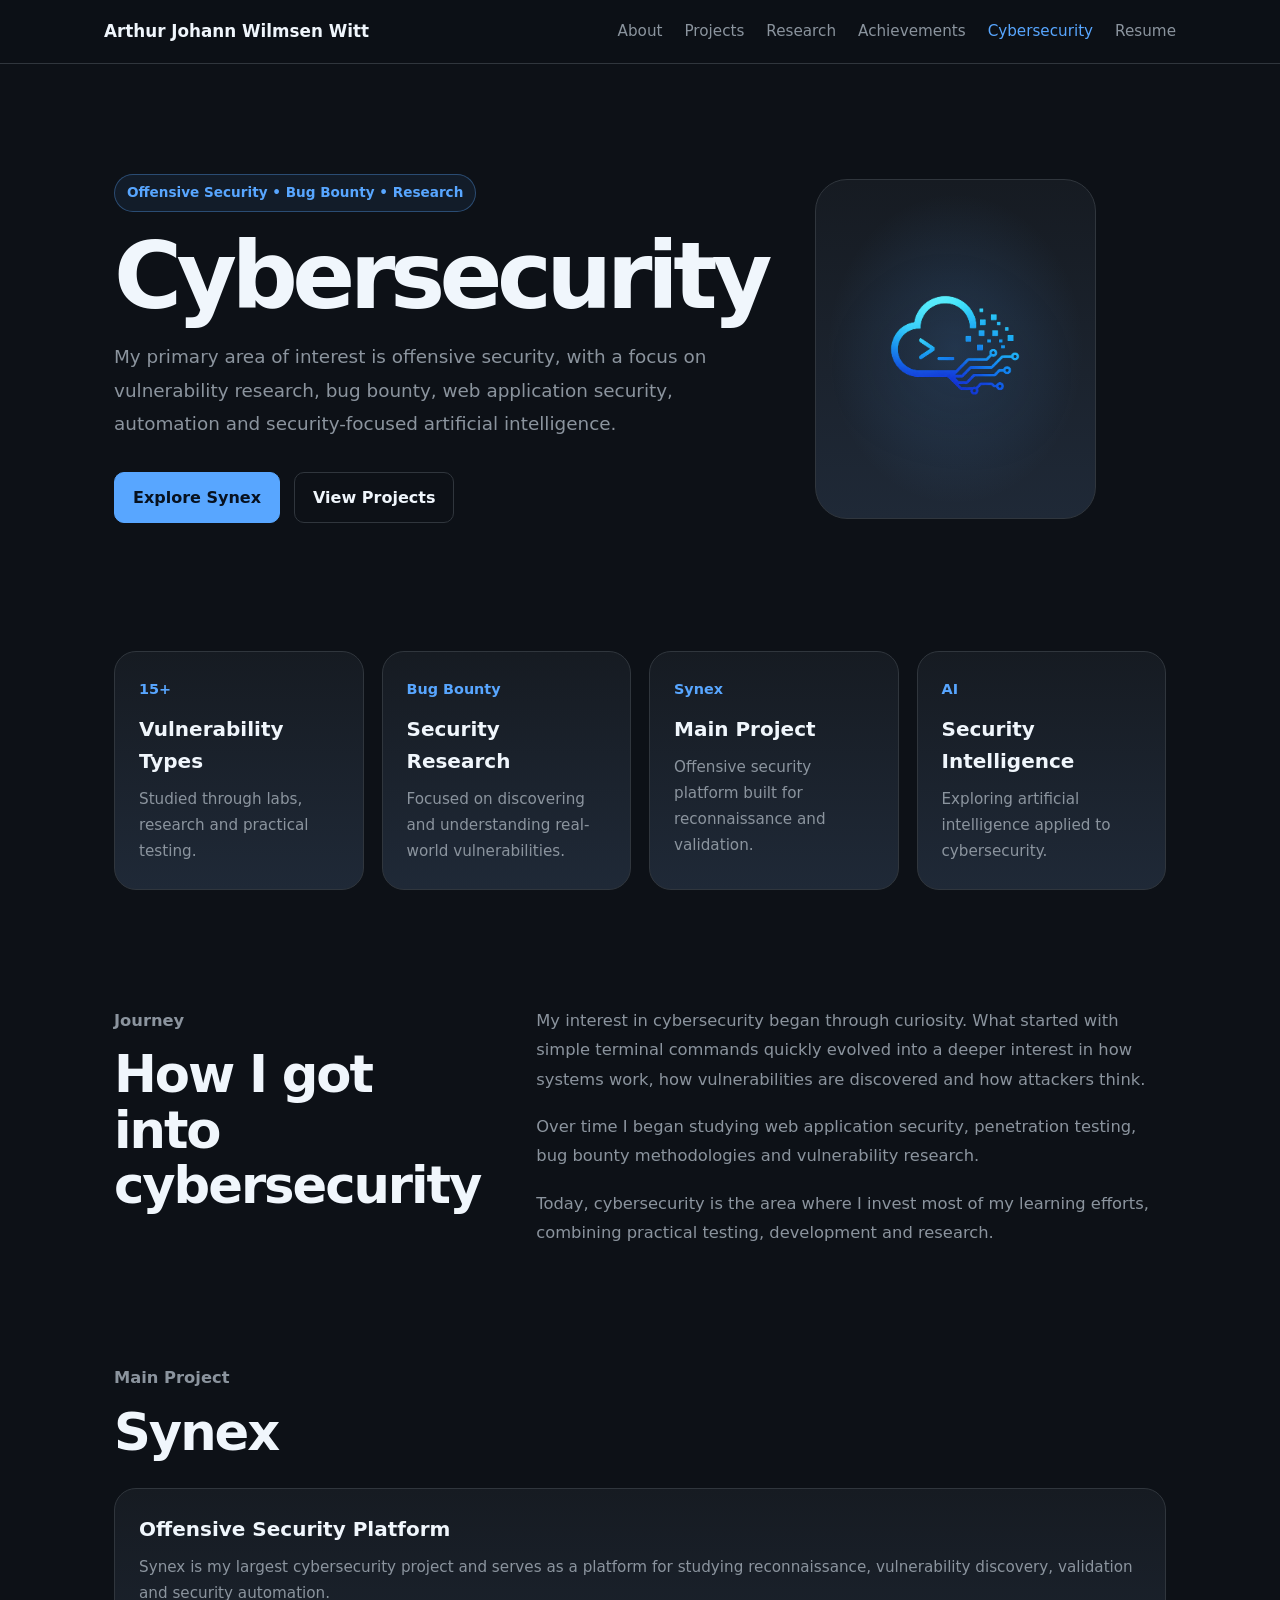
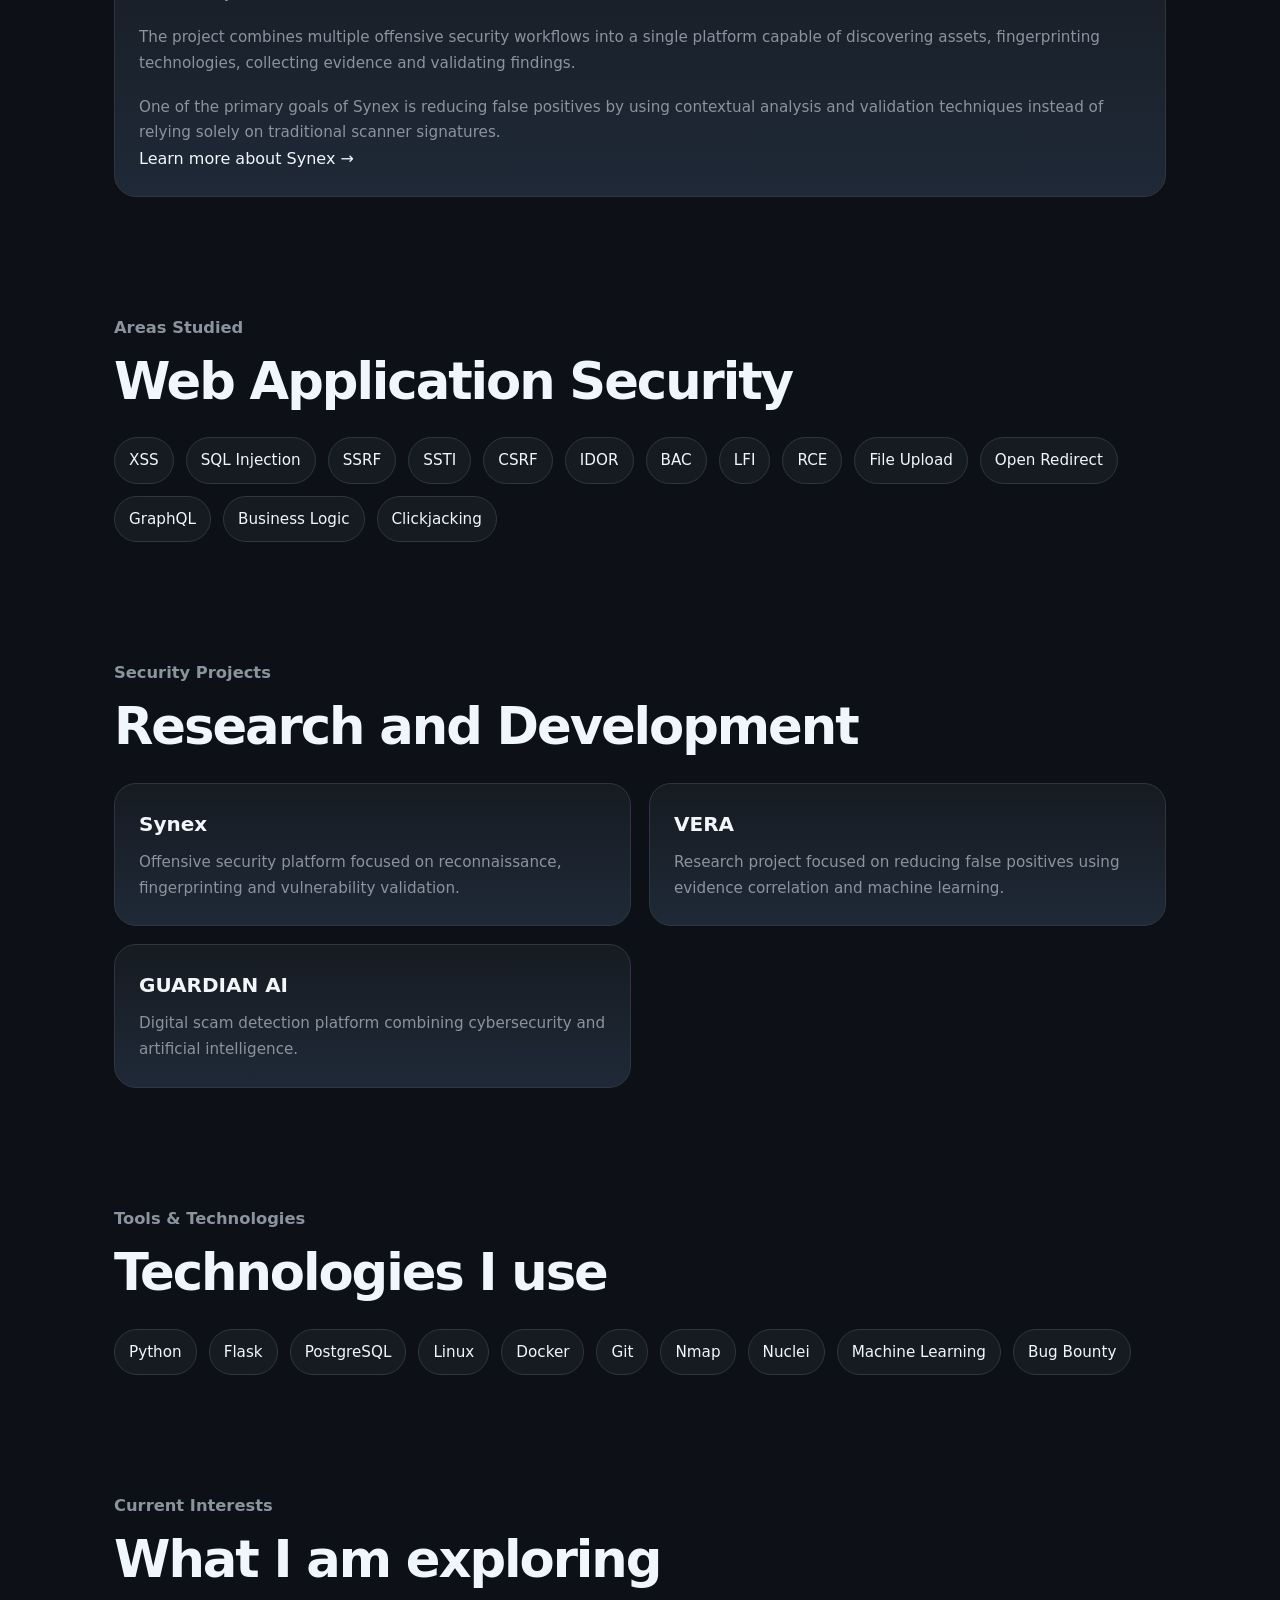
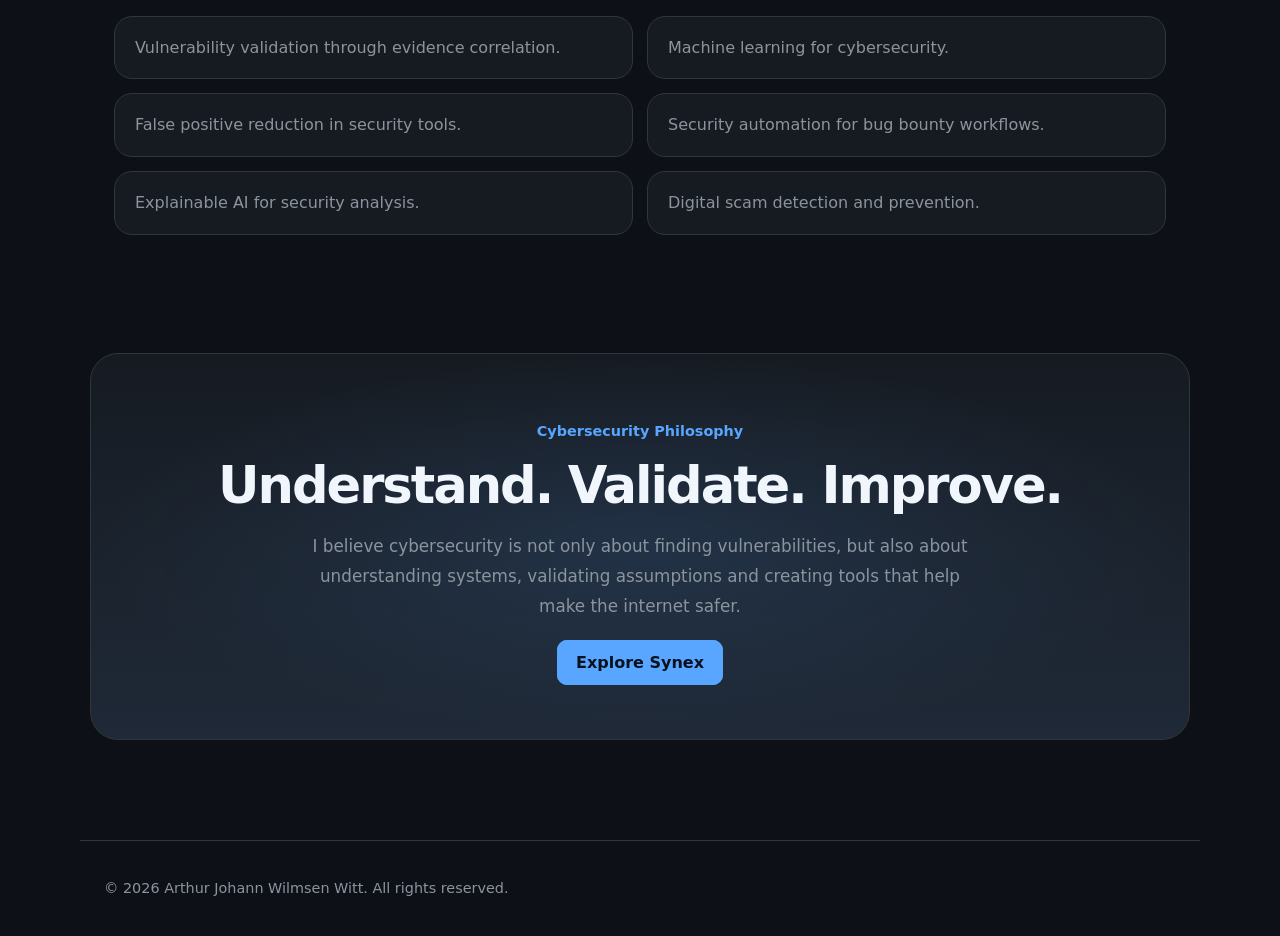
<file: cybersecurity.html>
<!DOCTYPE html>
<html lang="en">
<head>
  <meta charset="UTF-8">
  <meta name="viewport" content="width=device-width, initial-scale=1.0">

  <title>Cybersecurity | Arthur Johann Wilmsen Witt</title>

  <link rel="stylesheet" href="assets/css/home.css">
  <link rel="stylesheet" href="assets/css/project-detail.css">
</head>

<body>

<header class="site-header">
  <nav class="navbar">
    <a href="index.html" class="logo">Arthur Johann Wilmsen Witt</a>

    <ul class="nav-links">
      <li><a href="about.html">About</a></li>
      <li><a href="projects.html">Projects</a></li>
      <li><a href="research.html">Research</a></li>
      <li><a href="achievements.html">Achievements</a></li>
      <li><a href="cybersecurity.html" class="active">Cybersecurity</a></li>
      <li><a href="resume.html">Resume</a></li>
    </ul>
  </nav>
</header>

<main>

  <section class="project-hero">

    <div class="project-hero-content">

      <span class="project-status">
        Offensive Security • Bug Bounty • Research
      </span>

      <h1>Cybersecurity</h1>

      <p>
        My primary area of interest is offensive security, with a focus on
        vulnerability research, bug bounty, web application security,
        automation and security-focused artificial intelligence.
      </p>

      <div class="project-actions">

        <a
          href="projects/synex.html"
          class="btn btn-primary"
        >
          Explore Synex
        </a>

        <a
          href="projects.html"
          class="btn btn-secondary"
        >
          View Projects
        </a>

      </div>

    </div>

    <div class="project-hero-icon">
      <img
        src="assets/img/projects/synex.png"
        alt="Cybersecurity"
      />
    </div>

  </section>

  <section class="project-section">

    <div class="project-highlight-grid">

      <article>
        <span>15+</span>
        <h3>Vulnerability Types</h3>
        <p>
          Studied through labs, research and practical testing.
        </p>
      </article>

      <article>
        <span>Bug Bounty</span>
        <h3>Security Research</h3>
        <p>
          Focused on discovering and understanding real-world vulnerabilities.
        </p>
      </article>
      <article>
        <span>Synex</span>
        <h3>Main Project</h3>
        <p>
          Offensive security platform built for reconnaissance and validation.
        </p>
      </article>

      <article>
        <span>AI</span>
        <h3>Security Intelligence</h3>
        <p>
          Exploring artificial intelligence applied to cybersecurity.
        </p>
      </article>

    </div>

  </section>

  <section class="project-section split">

    <div>
      <p class="section-label">Journey</p>
      <h2>How I got into cybersecurity</h2>
    </div>

    <div>

      <p>
        My interest in cybersecurity began through curiosity. What started
        with simple terminal commands quickly evolved into a deeper interest
        in how systems work, how vulnerabilities are discovered and how
        attackers think.
      </p>

      <p>
        Over time I began studying web application security, penetration
        testing, bug bounty methodologies and vulnerability research.
      </p>

      <p>
        Today, cybersecurity is the area where I invest most of my learning
        efforts, combining practical testing, development and research.
      </p>

    </div>

  </section>

  <section class="project-section">

    <div class="section-heading">
      <p class="section-label">Main Project</p>
      <h2>Synex</h2>
    </div>

    <div class="method-card">

      <h3>Offensive Security Platform</h3>

      <p>
        Synex is my largest cybersecurity project and serves as a platform for
        studying reconnaissance, vulnerability discovery, validation and
        security automation.
      </p>

      <p>
        The project combines multiple offensive security workflows into a
        single platform capable of discovering assets, fingerprinting
        technologies, collecting evidence and validating findings.
      </p>

      <p>
        One of the primary goals of Synex is reducing false positives by using
        contextual analysis and validation techniques instead of relying solely
        on traditional scanner signatures.
      </p>

      <a
        href="projects/synex.html"
        class="project-link"
      >
        Learn more about Synex →
      </a>

    </div>

  </section>

  <section class="project-section">

    <div class="section-heading">
      <p class="section-label">Areas Studied</p>
      <h2>Web Application Security</h2>
    </div>

    <div class="tech-list">

      <span>XSS</span>
      <span>SQL Injection</span>
      <span>SSRF</span>
      <span>SSTI</span>
      <span>CSRF</span>

      <span>IDOR</span>
      <span>BAC</span>
      <span>LFI</span>
      <span>RCE</span>

      <span>File Upload</span>
      <span>Open Redirect</span>

      <span>GraphQL</span>
      <span>Business Logic</span>

      <span>Clickjacking</span>

    </div>

  </section>

  <section class="project-section">

    <div class="section-heading">
      <p class="section-label">Security Projects</p>
      <h2>Research and Development</h2>
    </div>

    <div class="method-grid">

      <article class="method-card">

        <h3>Synex</h3>

        <p>
          Offensive security platform focused on reconnaissance,
          fingerprinting and vulnerability validation.
        </p>

      </article>

      <article class="method-card">

        <h3>VERA</h3>

        <p>
          Research project focused on reducing false positives using evidence
          correlation and machine learning.
        </p>

      </article>

      <article class="method-card">

        <h3>GUARDIAN AI</h3>

        <p>
          Digital scam detection platform combining cybersecurity and
          artificial intelligence.
        </p>

      </article>

    </div>

  </section>

  <section class="project-section">

    <div class="section-heading">
      <p class="section-label">Tools & Technologies</p>
      <h2>Technologies I use</h2>
    </div>

    <div class="tech-list">

      <span>Python</span>
      <span>Flask</span>
      <span>PostgreSQL</span>

      <span>Linux</span>
      <span>Docker</span>
      <span>Git</span>

      <span>Nmap</span>
      <span>Nuclei</span>

      <span>Machine Learning</span>

      <span>Bug Bounty</span>

    </div>

  </section>

  <section class="project-section">

    <div class="section-heading">
      <p class="section-label">Current Interests</p>
      <h2>What I am exploring</h2>
    </div>

    <div class="feature-list">

      <div>
        Vulnerability validation through evidence correlation.
      </div>

      <div>
        Machine learning for cybersecurity.
      </div>

      <div>
        False positive reduction in security tools.
      </div>

      <div>
        Security automation for bug bounty workflows.
      </div>

      <div>
        Explainable AI for security analysis.
      </div>

      <div>
        Digital scam detection and prevention.
      </div>

    </div>

  </section>

  <section class="project-cta">

    <span>Cybersecurity Philosophy</span>

    <h2>Understand. Validate. Improve.</h2>

    <p>
      I believe cybersecurity is not only about finding vulnerabilities, but
      also about understanding systems, validating assumptions and creating
      tools that help make the internet safer.
    </p>

    <a
      href="projects/synex.html"
      class="btn btn-primary"
    >
      Explore Synex
    </a>

  </section>

</main>

<footer class="site-footer">
  <p>© 2026 Arthur Johann Wilmsen Witt. All rights reserved.</p>
</footer>

</body>
</html>
</file>
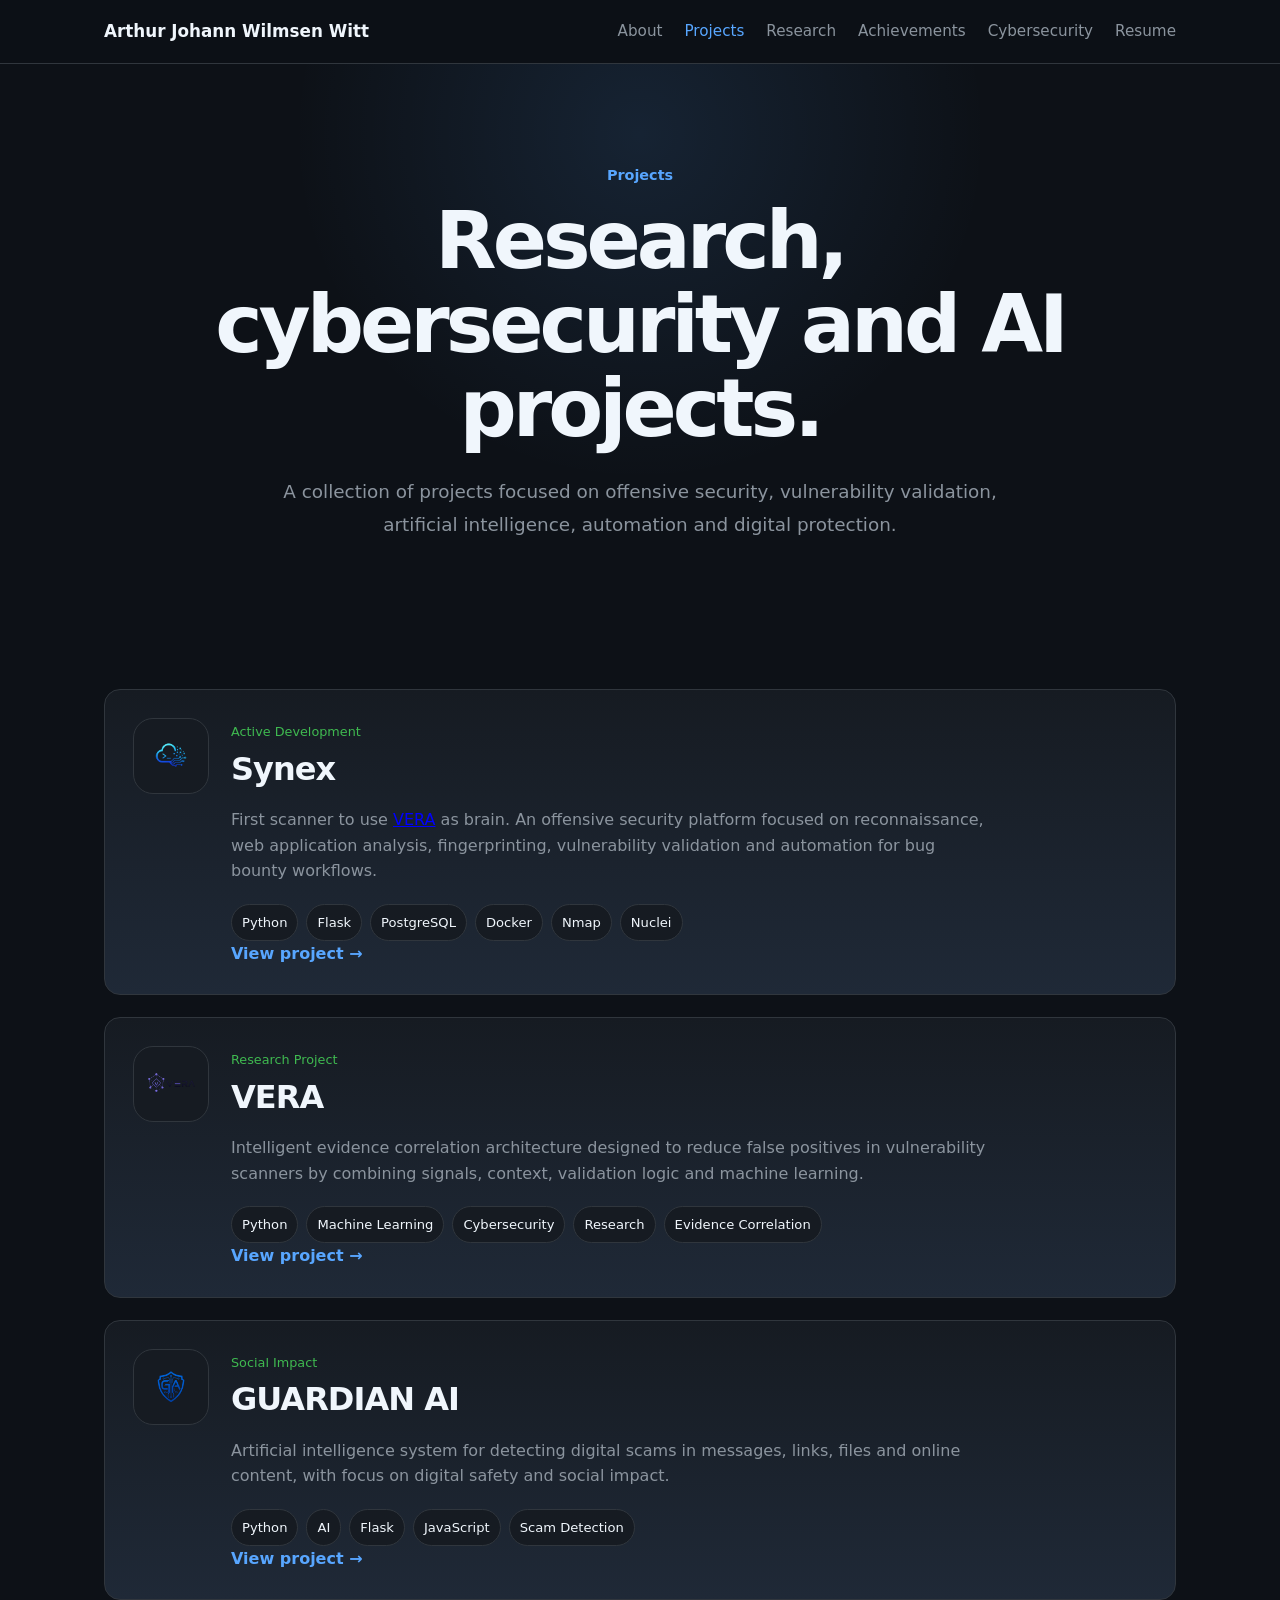
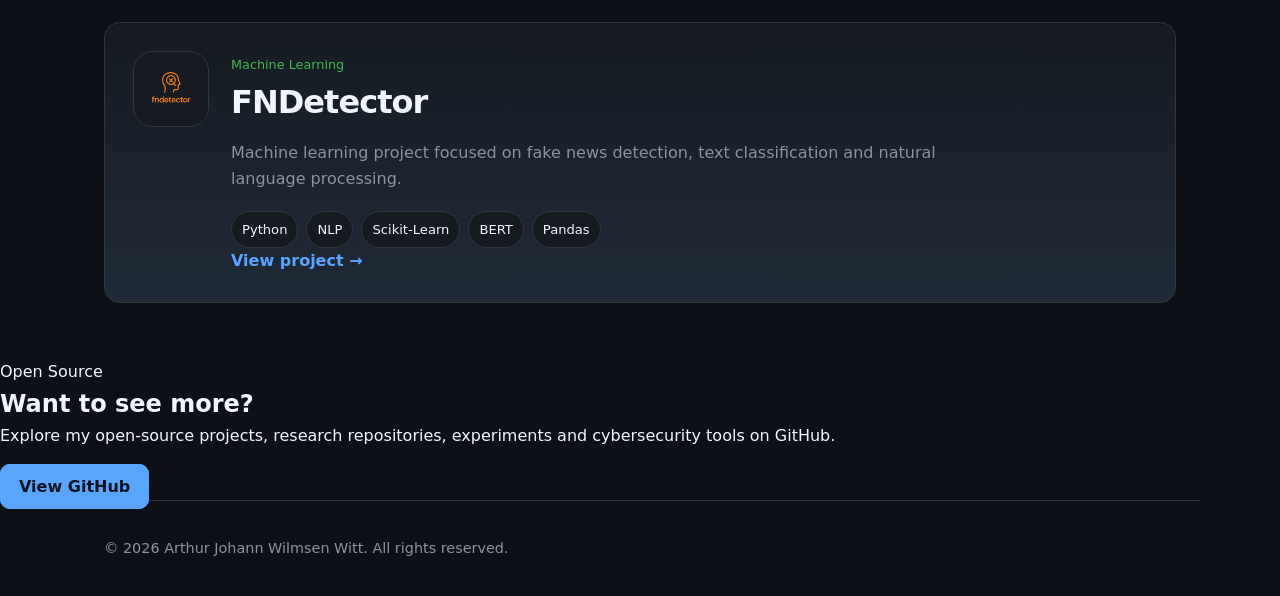
<file: projects.html>
<!DOCTYPE html>
<html lang="en">
<head>
  <meta charset="UTF-8" />
  <meta name="viewport" content="width=device-width, initial-scale=1.0" />

  <title>Projects | Arthur Johann Wilmsen Witt</title>

  <meta
    name="description"
    content="Projects by Arthur Johann Wilmsen Witt in cybersecurity, artificial intelligence, research and software development."
  />

  <link rel="stylesheet" href="assets/css/projects.css" />
</head>

<body>

  <header class="site-header">
    <nav class="navbar">
      <a href="index.html" class="logo">Arthur Johann Wilmsen Witt</a>

      <ul class="nav-links">
        <li><a href="about.html">About</a></li>
        <li><a href="projects.html" class="active">Projects</a></li>
        <li><a href="research.html">Research</a></li>
        <li><a href="achievements.html">Achievements</a></li>
        <li><a href="cybersecurity.html">Cybersecurity</a></li>
        <li><a href="resume.html">Resume</a></li>
      </ul>
    </nav>
  </header>

  <main>

    <section class="page-hero">
      <p class="eyebrow">Projects</p>

      <h1>Research, cybersecurity and AI projects.</h1>

      <p class="hero-description">
        A collection of projects focused on offensive security, vulnerability
        validation, artificial intelligence, automation and digital protection.
      </p>
    </section>

    <section class="section">
      <div class="project-list">

        <article class="large-project-card">
          <div class="project-main">
            <div class="project-icon">
              <img src="assets/img/projects/synex.png" alt="Synex icon" />
            </div>

            <div>
              <span class="status">Active Development</span>

              <h2>Synex</h2>

              <p>
                First scanner to use <a style="color: blue; text-decoration: underline;" href="projects/vera.html">VERA</a> as brain. An offensive security platform focused on reconnaissance, web
                application analysis, fingerprinting, vulnerability validation
                and automation for bug bounty workflows.
              </p>

              <div class="tech-list small">
                <span>Python</span>
                <span>Flask</span>
                <span>PostgreSQL</span>
                <span>Docker</span>
                <span>Nmap</span>
                <span>Nuclei</span>
              </div>

              <a href="projects/synex.html" class="project-link">
                View project →
              </a>
            </div>
          </div>
        </article>

        <article class="large-project-card">
          <div class="project-main">
            <div class="project-icon">
              <img src="assets/img/projects/vera.png" alt="VERA icon" />
            </div>

            <div>
              <span class="status">Research Project</span>

              <h2>VERA</h2>

              <p>
                Intelligent evidence correlation architecture designed to reduce
                false positives in vulnerability scanners by combining signals,
                context, validation logic and machine learning.
              </p>

              <div class="tech-list small">
                <span>Python</span>
                <span>Machine Learning</span>
                <span>Cybersecurity</span>
                <span>Research</span>
                <span>Evidence Correlation</span>
              </div>

              <a href="projects/vera.html" class="project-link">
                View project →
              </a>
            </div>
          </div>
        </article>

        <article class="large-project-card">
          <div class="project-main">
            <div class="project-icon">
              <img src="assets/img/projects/guardian-ai.png" alt="GUARDIAN AI icon" />
            </div>

            <div>
              <span class="status">Social Impact</span>

              <h2>GUARDIAN AI</h2>

              <p>
                Artificial intelligence system for detecting digital scams in
                messages, links, files and online content, with focus on digital
                safety and social impact.
              </p>

              <div class="tech-list small">
                <span>Python</span>
                <span>AI</span>
                <span>Flask</span>
                <span>JavaScript</span>
                <span>Scam Detection</span>
              </div>

              <a href="projects/guardian-ai.html" class="project-link">
                View project →
              </a>
            </div>
          </div>
        </article>

        <article class="large-project-card">
          <div class="project-main">
            <div class="project-icon">
              <img src="assets/img/projects/fndetector.png" alt="FNDetector icon" />
            </div>

            <div>
              <span class="status">Machine Learning</span>

              <h2>FNDetector</h2>

              <p>
                Machine learning project focused on fake news detection,
                text classification and natural language processing.
              </p>

              <div class="tech-list small">
                <span>Python</span>
                <span>NLP</span>
                <span>Scikit-Learn</span>
                <span>BERT</span>
                <span>Pandas</span>
              </div>

              <a href="projects/fndetector.html" class="project-link">
                View project →
              </a>
            </div>
          </div>
        </article>

      </div>
    </section>

    <section class="github-section">
      <div class="github-card">
        <span class="github-label">Open Source</span>

        <h2>Want to see more?</h2>

        <p>
          Explore my open-source projects, research repositories, experiments
          and cybersecurity tools on GitHub.
        </p>
        <br>

        <a
          href="https://github.com/arthurjww"
          target="_blank"
          rel="noopener noreferrer"
          class="btn btn-primary"
        >
          View GitHub
        </a>
      </div>
    </section>

  </main>

  <footer class="site-footer">
    <p>© 2026 Arthur Johann Wilmsen Witt. All rights reserved.</p>
  </footer>

</body>
</html>
</file>
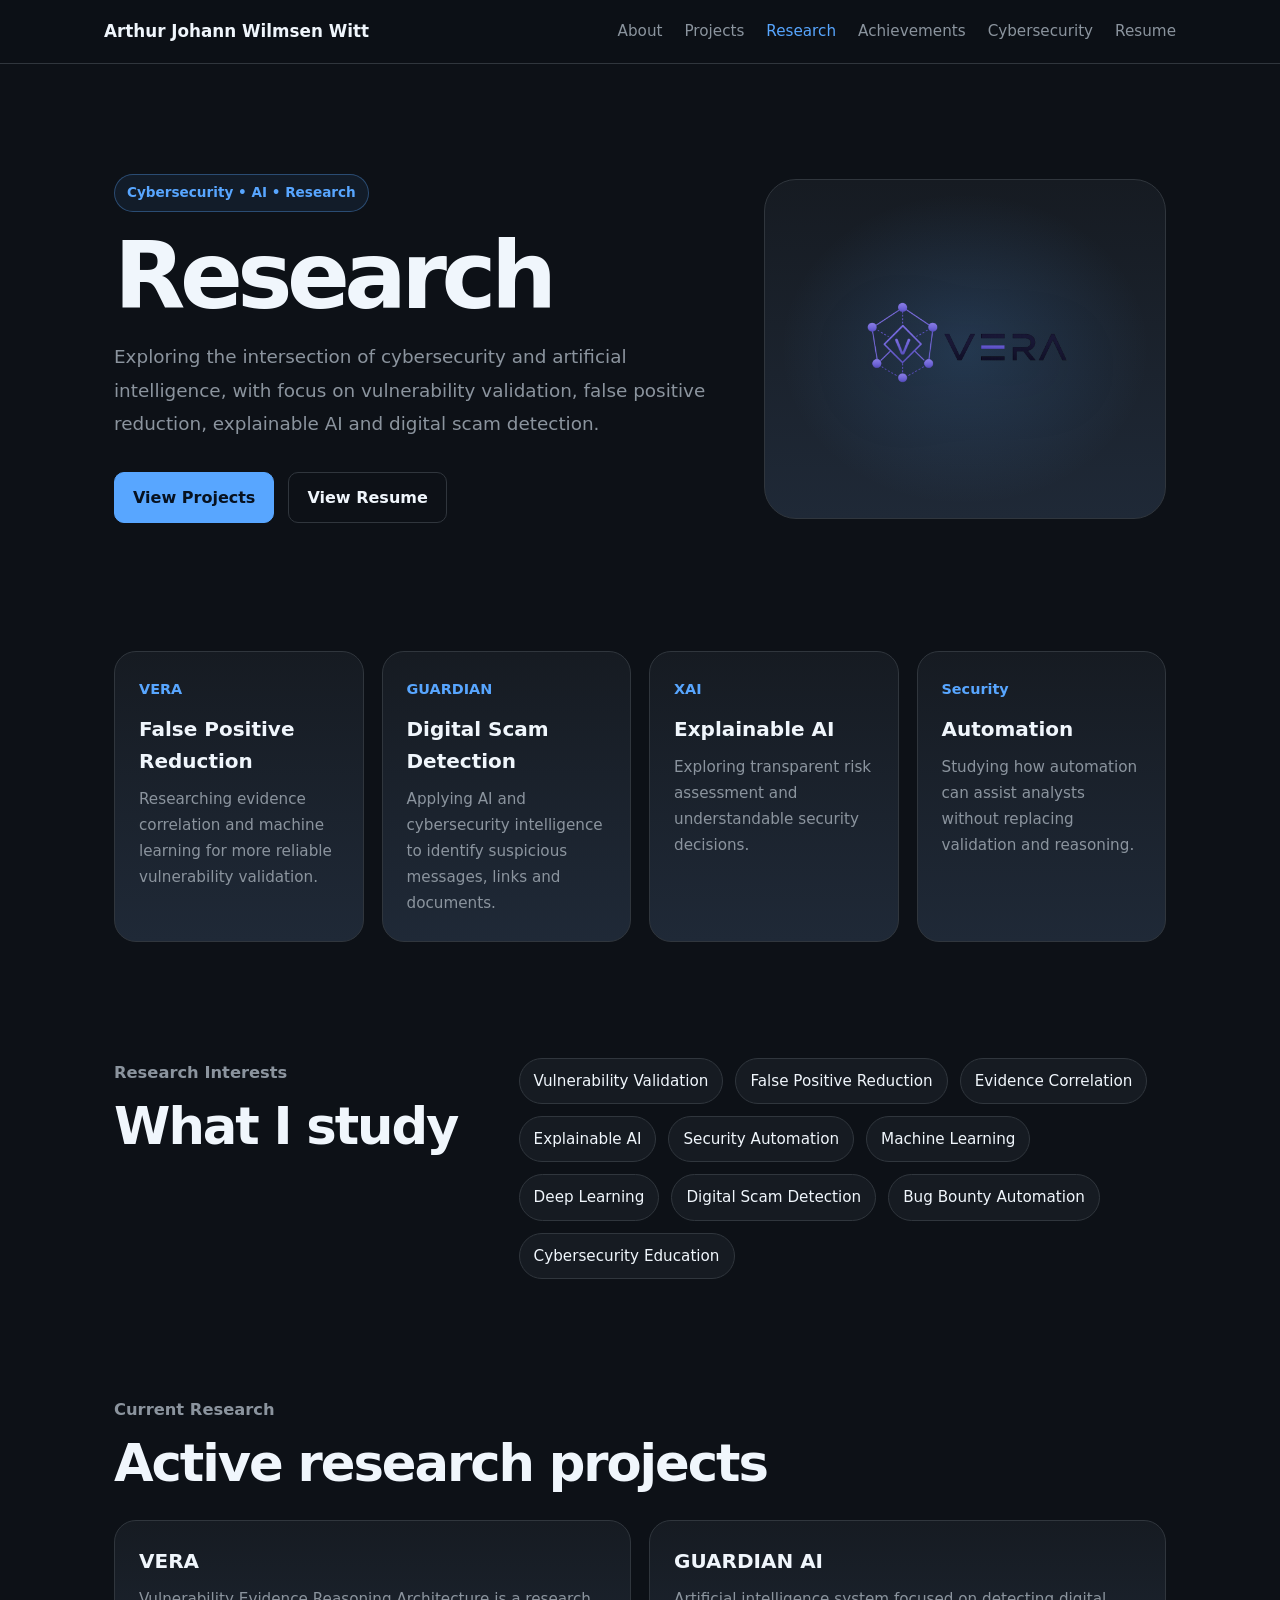
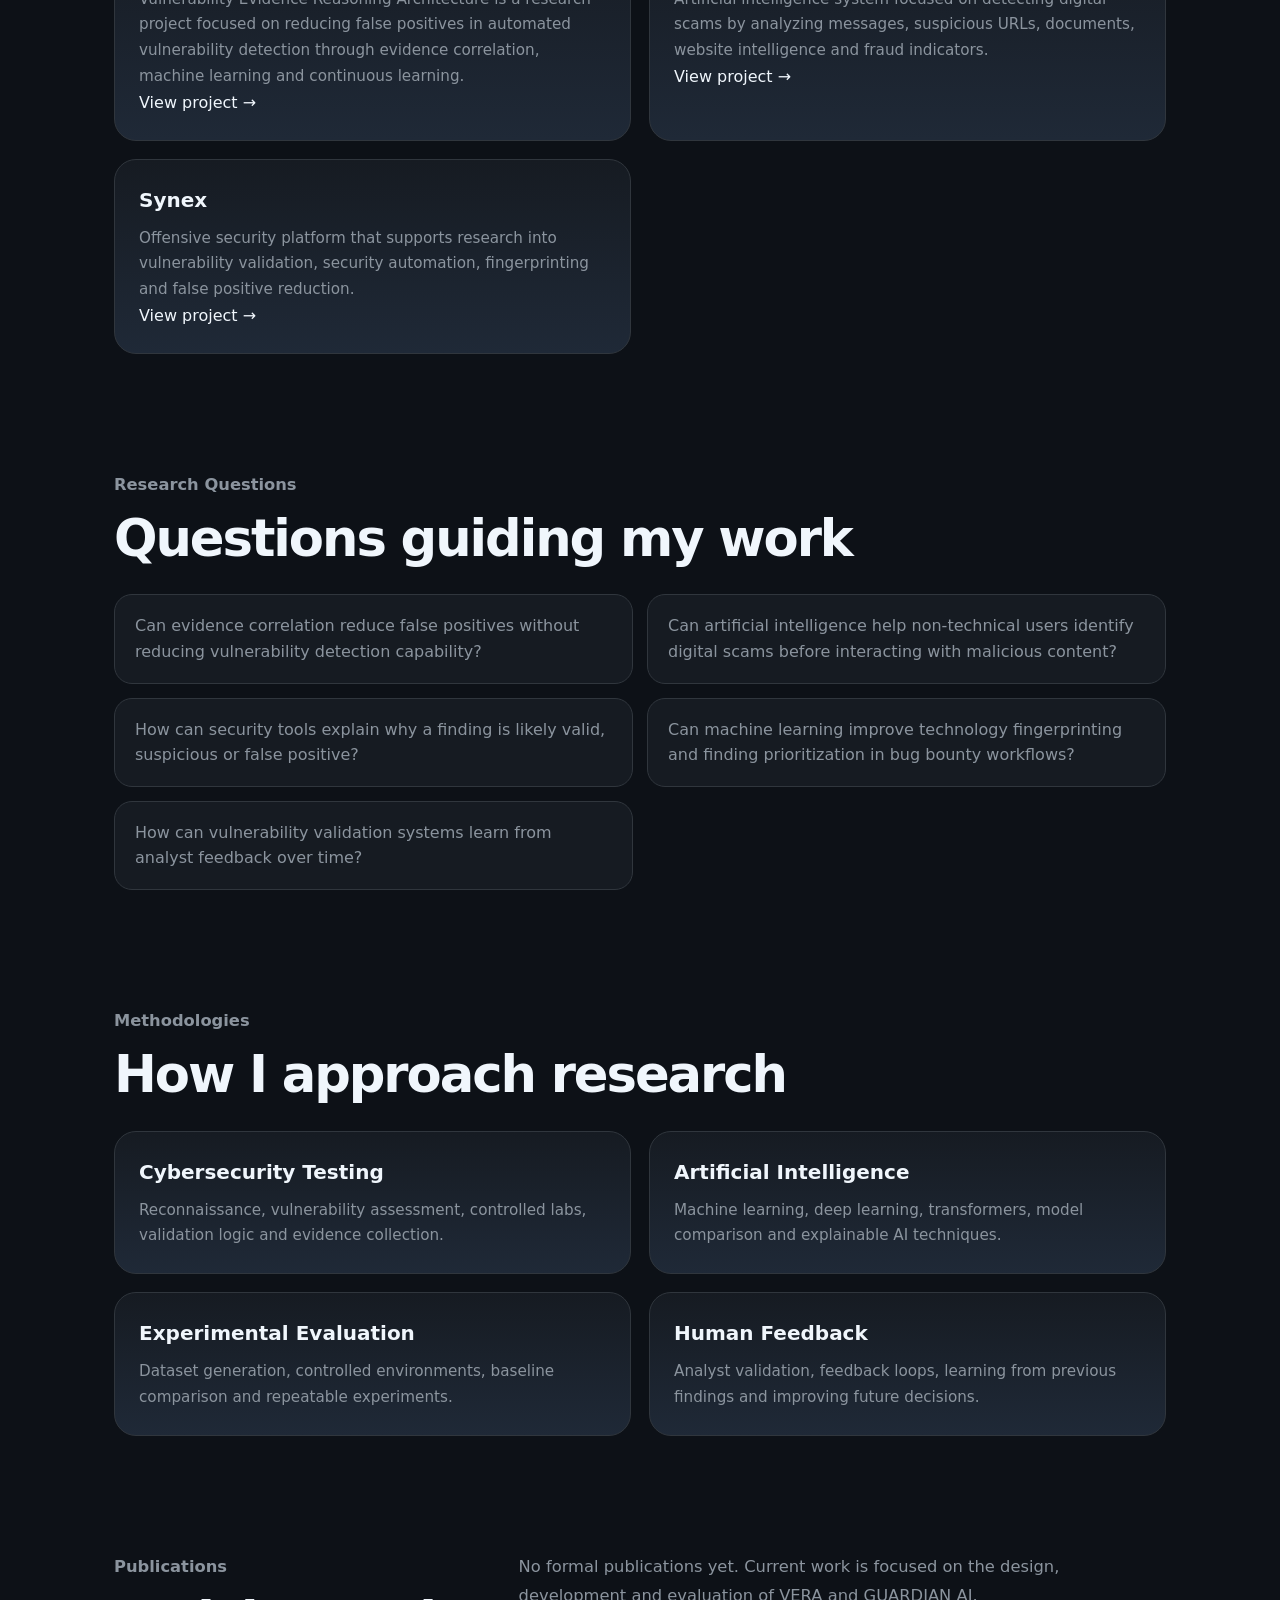
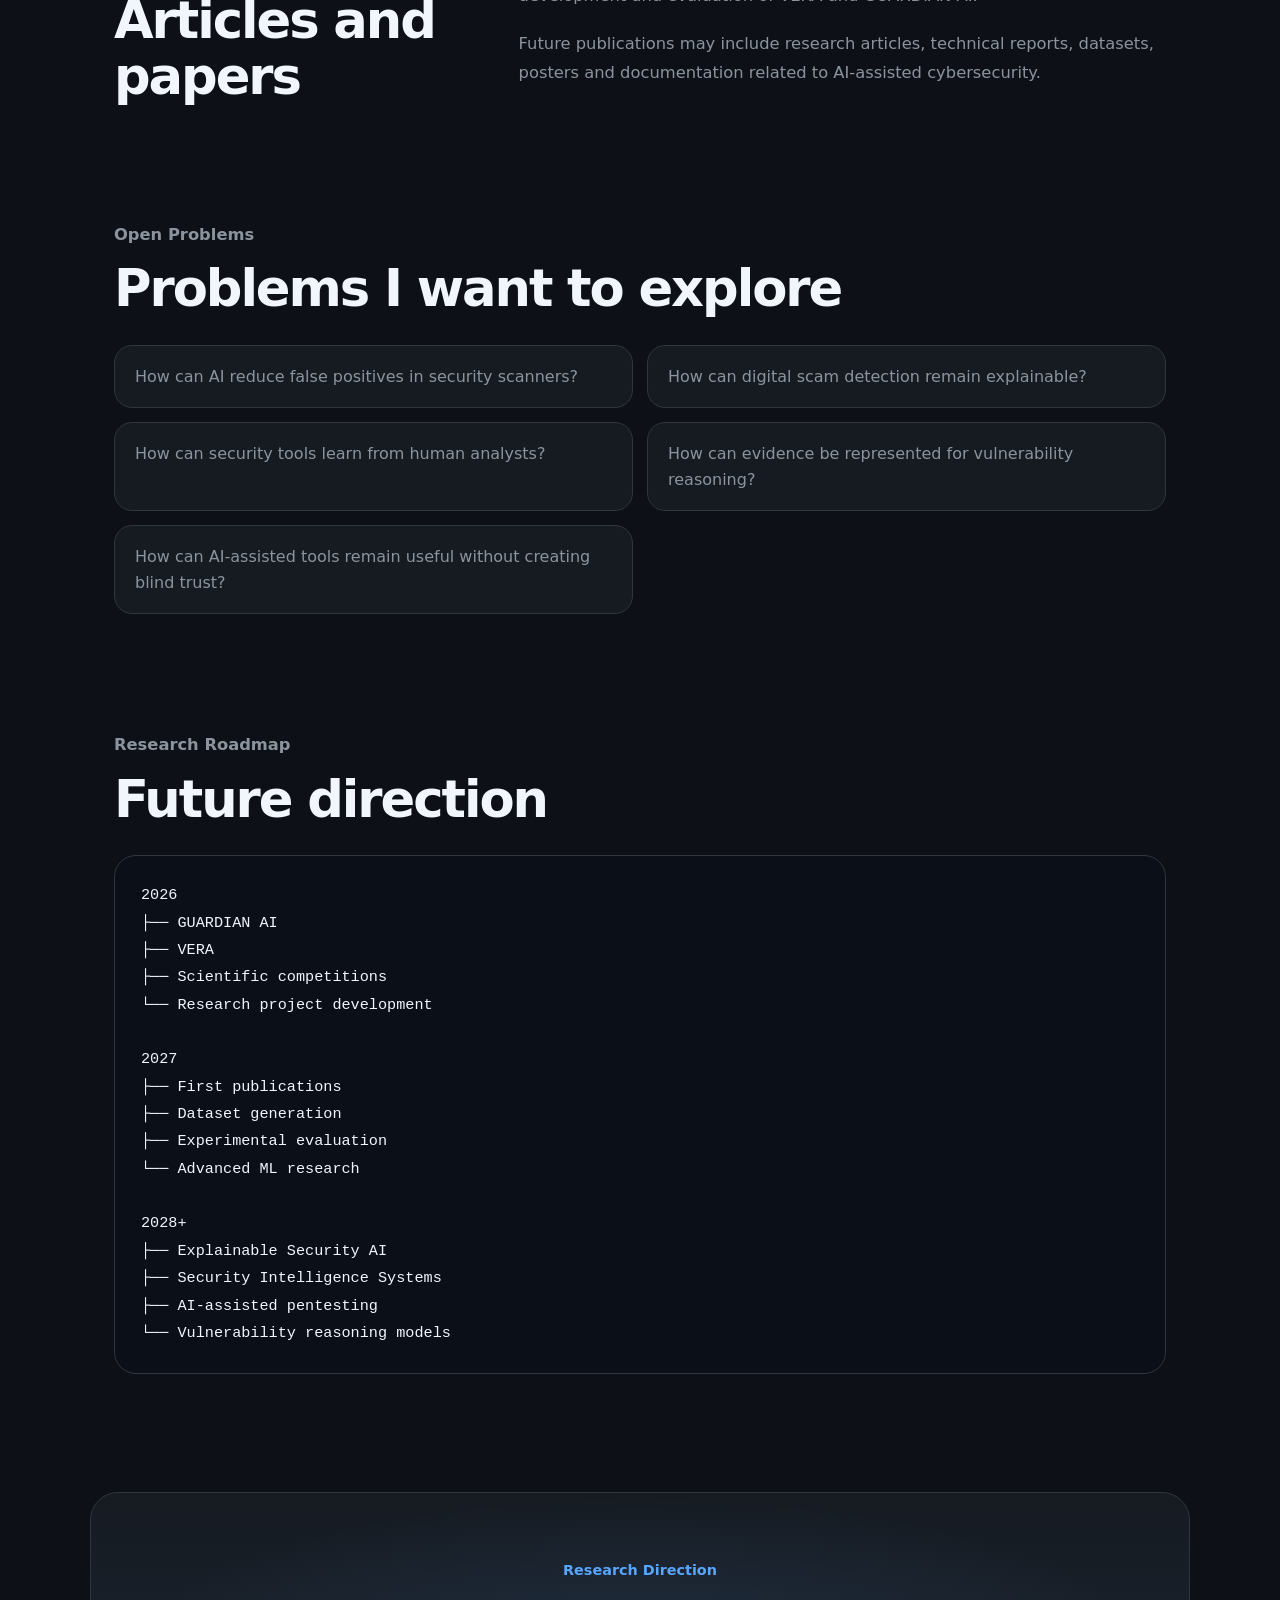
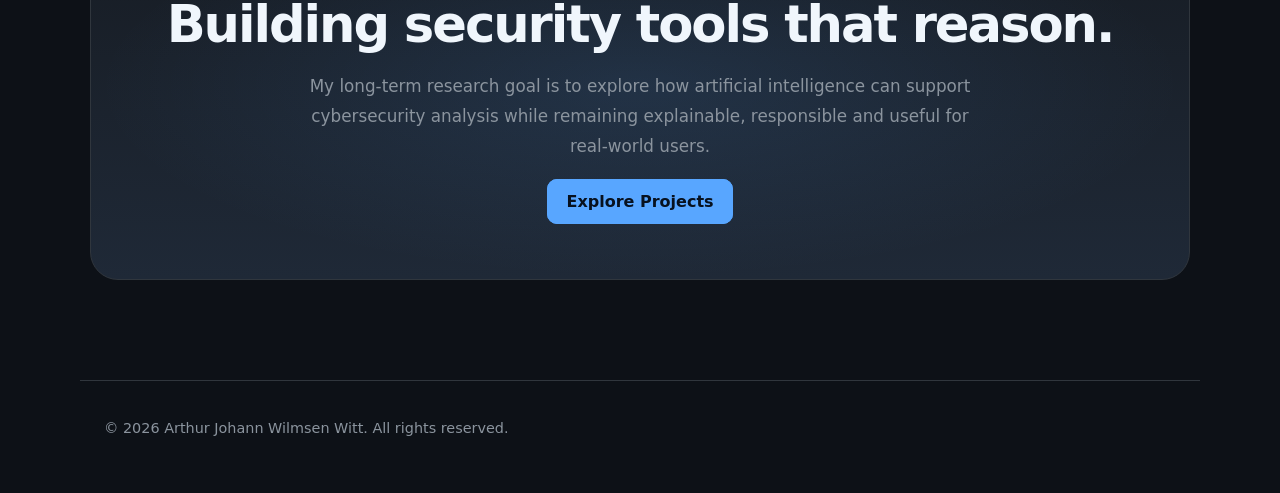
<file: research.html>
<!DOCTYPE html>
<html lang="en">
<head>
  <meta charset="UTF-8" />
  <meta name="viewport" content="width=device-width, initial-scale=1.0" />

  <title>Research | Arthur Johann Wilmsen Witt</title>

  <meta
    name="description"
    content="Research interests and projects by Arthur Johann Wilmsen Witt focused on cybersecurity, artificial intelligence, vulnerability validation and digital scam detection."
  />

  <link rel="stylesheet" href="assets/css/home.css" />
  <link rel="stylesheet" href="assets/css/project-detail.css" />
</head>

<body>

  <header class="site-header">
    <nav class="navbar">
      <a href="index.html" class="logo">Arthur Johann Wilmsen Witt</a>

      <ul class="nav-links">
        <li><a href="about.html">About</a></li>
        <li><a href="projects.html">Projects</a></li>
        <li><a href="research.html" class="active">Research</a></li>
        <li><a href="achievements.html">Achievements</a></li>
        <li><a href="cybersecurity.html">Cybersecurity</a></li>
        <li><a href="resume.html">Resume</a></li>
      </ul>
    </nav>
  </header>

  <main>

    <section class="project-hero">
      <div class="project-hero-content">
        <span class="project-status">Cybersecurity • AI • Research</span>

        <h1>Research</h1>

        <p>
          Exploring the intersection of cybersecurity and artificial
          intelligence, with focus on vulnerability validation, false positive
          reduction, explainable AI and digital scam detection.
        </p>

        <div class="project-actions">
          <a href="projects.html" class="btn btn-primary">
            View Projects
          </a>

          <a href="resume.html" class="btn btn-secondary">
            View Resume
          </a>
        </div>
      </div>

      <div class="project-hero-icon">
        <img src="assets/img/projects/vera.png" alt="Research icon" />
      </div>
    </section>

    <section class="project-section">
      <div class="project-highlight-grid">
        <article>
          <span>VERA</span>
          <h3>False Positive Reduction</h3>
          <p>
            Researching evidence correlation and machine learning for more
            reliable vulnerability validation.
          </p>
        </article>

        <article>
          <span>GUARDIAN</span>
          <h3>Digital Scam Detection</h3>
          <p>
            Applying AI and cybersecurity intelligence to identify suspicious
            messages, links and documents.
          </p>
        </article>

        <article>
          <span>XAI</span>
          <h3>Explainable AI</h3>
          <p>
            Exploring transparent risk assessment and understandable security
            decisions.
          </p>
        </article>

        <article>
          <span>Security</span>
          <h3>Automation</h3>
          <p>
            Studying how automation can assist analysts without replacing
            validation and reasoning.
          </p>
        </article>
      </div>
    </section>

    <section class="project-section split">
      <div>
        <p class="section-label">Research Interests</p>
        <h2>What I study</h2>
      </div>

      <div class="tech-list">
        <span>Vulnerability Validation</span>
        <span>False Positive Reduction</span>
        <span>Evidence Correlation</span>
        <span>Explainable AI</span>
        <span>Security Automation</span>
        <span>Machine Learning</span>
        <span>Deep Learning</span>
        <span>Digital Scam Detection</span>
        <span>Bug Bounty Automation</span>
        <span>Cybersecurity Education</span>
      </div>
    </section>

    <section class="project-section">
      <div class="section-heading">
        <p class="section-label">Current Research</p>
        <h2>Active research projects</h2>
      </div>

      <div class="method-grid">
        <article class="method-card">
          <h3>VERA</h3>
          <p>
            Vulnerability Evidence Reasoning Architecture is a research project
            focused on reducing false positives in automated vulnerability
            detection through evidence correlation, machine learning and
            continuous learning.
          </p>

          <a href="projects/vera.html" class="project-link">
            View project →
          </a>
        </article>

        <article class="method-card">
          <h3>GUARDIAN AI</h3>
          <p>
            Artificial intelligence system focused on detecting digital scams
            by analyzing messages, suspicious URLs, documents, website
            intelligence and fraud indicators.
          </p>

          <a href="projects/guardian-ai.html" class="project-link">
            View project →
          </a>
        </article>

        <article class="method-card">
          <h3>Synex</h3>
          <p>
            Offensive security platform that supports research into
            vulnerability validation, security automation, fingerprinting and
            false positive reduction.
          </p>

          <a href="projects/synex.html" class="project-link">
            View project →
          </a>
        </article>
      </div>
    </section>

    <section class="project-section">
      <div class="section-heading">
        <p class="section-label">Research Questions</p>
        <h2>Questions guiding my work</h2>
      </div>

      <div class="feature-list">
        <div>
          Can evidence correlation reduce false positives without reducing
          vulnerability detection capability?
        </div>

        <div>
          Can artificial intelligence help non-technical users identify digital
          scams before interacting with malicious content?
        </div>

        <div>
          How can security tools explain why a finding is likely valid,
          suspicious or false positive?
        </div>

        <div>
          Can machine learning improve technology fingerprinting and finding
          prioritization in bug bounty workflows?
        </div>

        <div>
          How can vulnerability validation systems learn from analyst feedback
          over time?
        </div>
      </div>
    </section>

    <section class="project-section">
      <div class="section-heading">
        <p class="section-label">Methodologies</p>
        <h2>How I approach research</h2>
      </div>

      <div class="method-grid">
        <article class="method-card">
          <h3>Cybersecurity Testing</h3>
          <p>
            Reconnaissance, vulnerability assessment, controlled labs,
            validation logic and evidence collection.
          </p>
        </article>

        <article class="method-card">
          <h3>Artificial Intelligence</h3>
          <p>
            Machine learning, deep learning, transformers, model comparison and
            explainable AI techniques.
          </p>
        </article>

        <article class="method-card">
          <h3>Experimental Evaluation</h3>
          <p>
            Dataset generation, controlled environments, baseline comparison
            and repeatable experiments.
          </p>
        </article>

        <article class="method-card">
          <h3>Human Feedback</h3>
          <p>
            Analyst validation, feedback loops, learning from previous findings
            and improving future decisions.
          </p>
        </article>
      </div>
    </section>

    <section class="project-section split">
      <div>
        <p class="section-label">Publications</p>
        <h2>Articles and papers</h2>
      </div>

      <div>
        <p>
          No formal publications yet. Current work is focused on the design,
          development and evaluation of VERA and GUARDIAN AI.
        </p>

        <p>
          Future publications may include research articles, technical reports,
          datasets, posters and documentation related to AI-assisted
          cybersecurity.
        </p>
      </div>
    </section>

    <section class="project-section">
      <div class="section-heading">
        <p class="section-label">Open Problems</p>
        <h2>Problems I want to explore</h2>
      </div>

      <div class="feature-list">
        <div>How can AI reduce false positives in security scanners?</div>
        <div>How can digital scam detection remain explainable?</div>
        <div>How can security tools learn from human analysts?</div>
        <div>How can evidence be represented for vulnerability reasoning?</div>
        <div>How can AI-assisted tools remain useful without creating blind trust?</div>
      </div>
    </section>

    <section class="project-section">
      <div class="section-heading">
        <p class="section-label">Research Roadmap</p>
        <h2>Future direction</h2>
      </div>

      <pre class="code-block"><code>2026
├── GUARDIAN AI
├── VERA
├── Scientific competitions
└── Research project development

2027
├── First publications
├── Dataset generation
├── Experimental evaluation
└── Advanced ML research

2028+
├── Explainable Security AI
├── Security Intelligence Systems
├── AI-assisted pentesting
└── Vulnerability reasoning models</code></pre>
    </section>

    <section class="project-cta">
      <span>Research Direction</span>

      <h2>Building security tools that reason.</h2>

      <p>
        My long-term research goal is to explore how artificial intelligence
        can support cybersecurity analysis while remaining explainable,
        responsible and useful for real-world users.
      </p>

      <a href="projects.html" class="btn btn-primary">
        Explore Projects
      </a>
    </section>

  </main>

  <footer class="site-footer">
    <p>© 2026 Arthur Johann Wilmsen Witt. All rights reserved.</p>
  </footer>

</body>
</html>
</file>
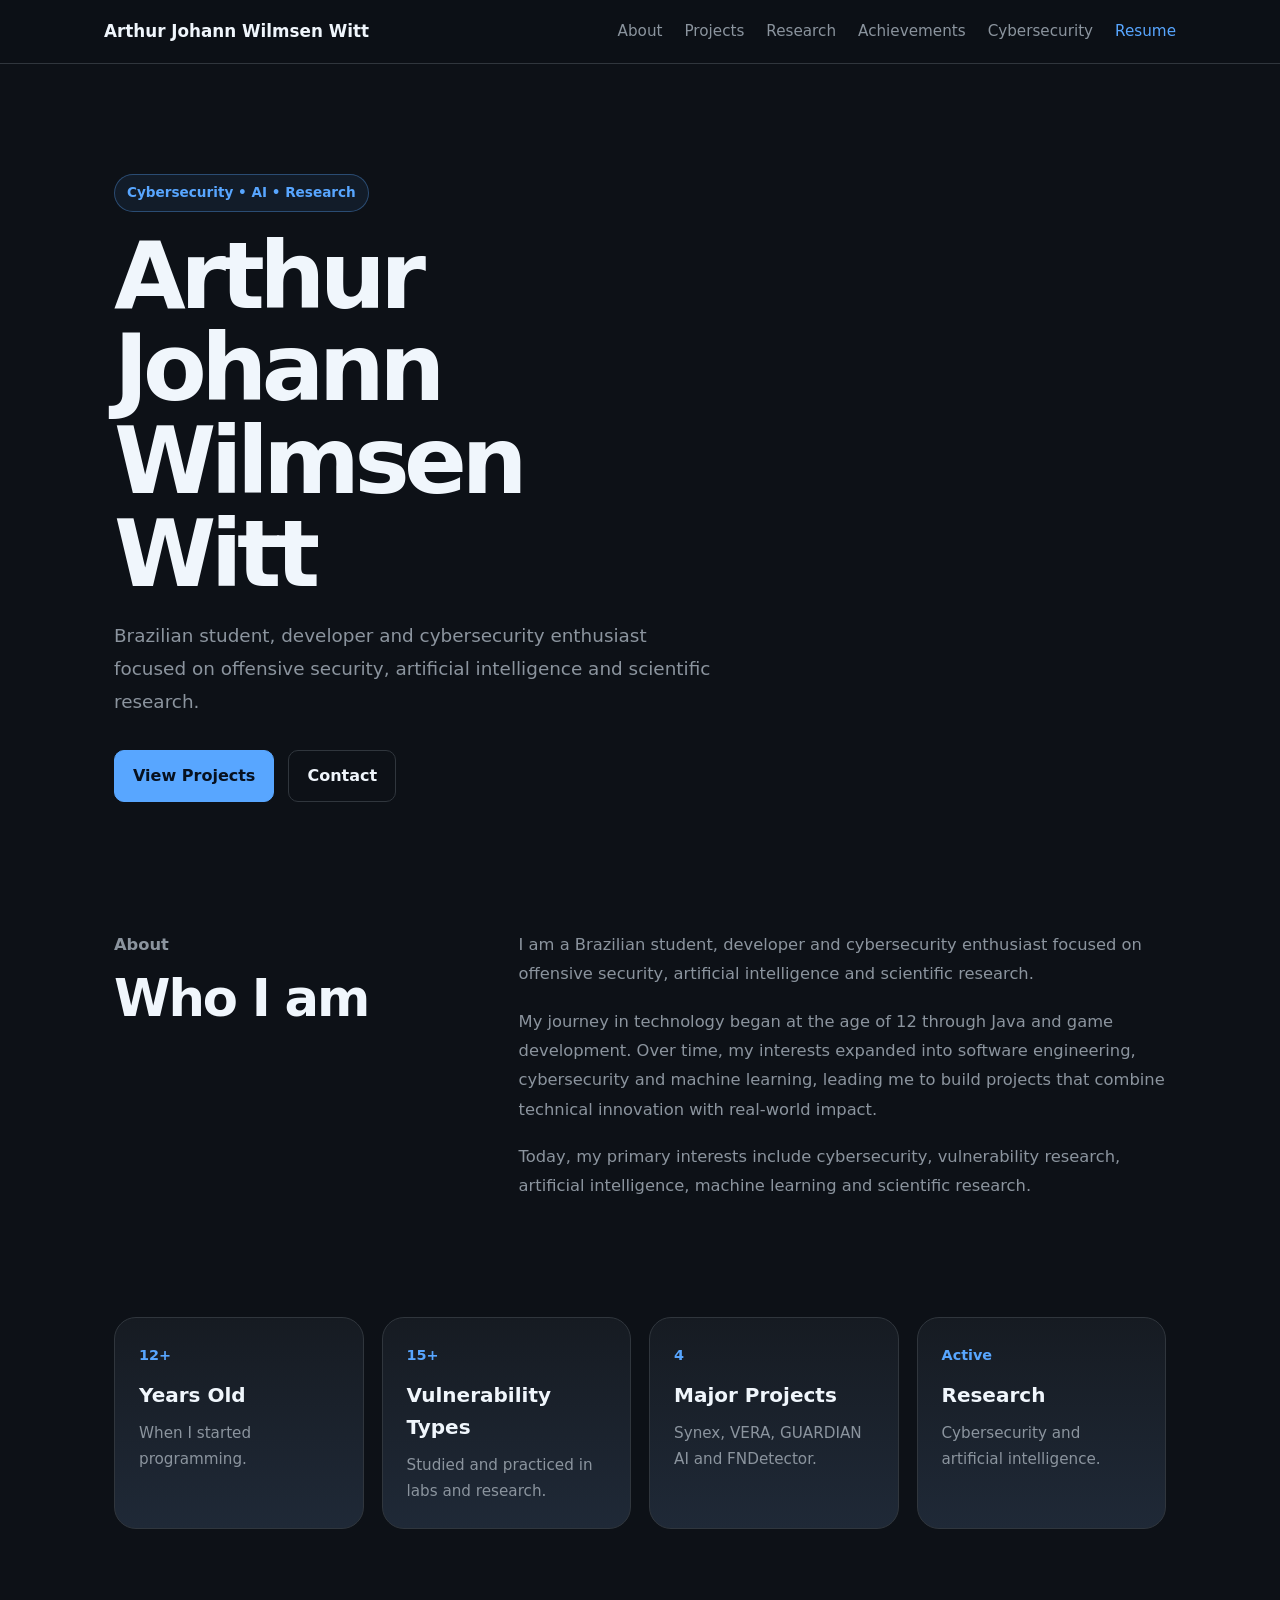
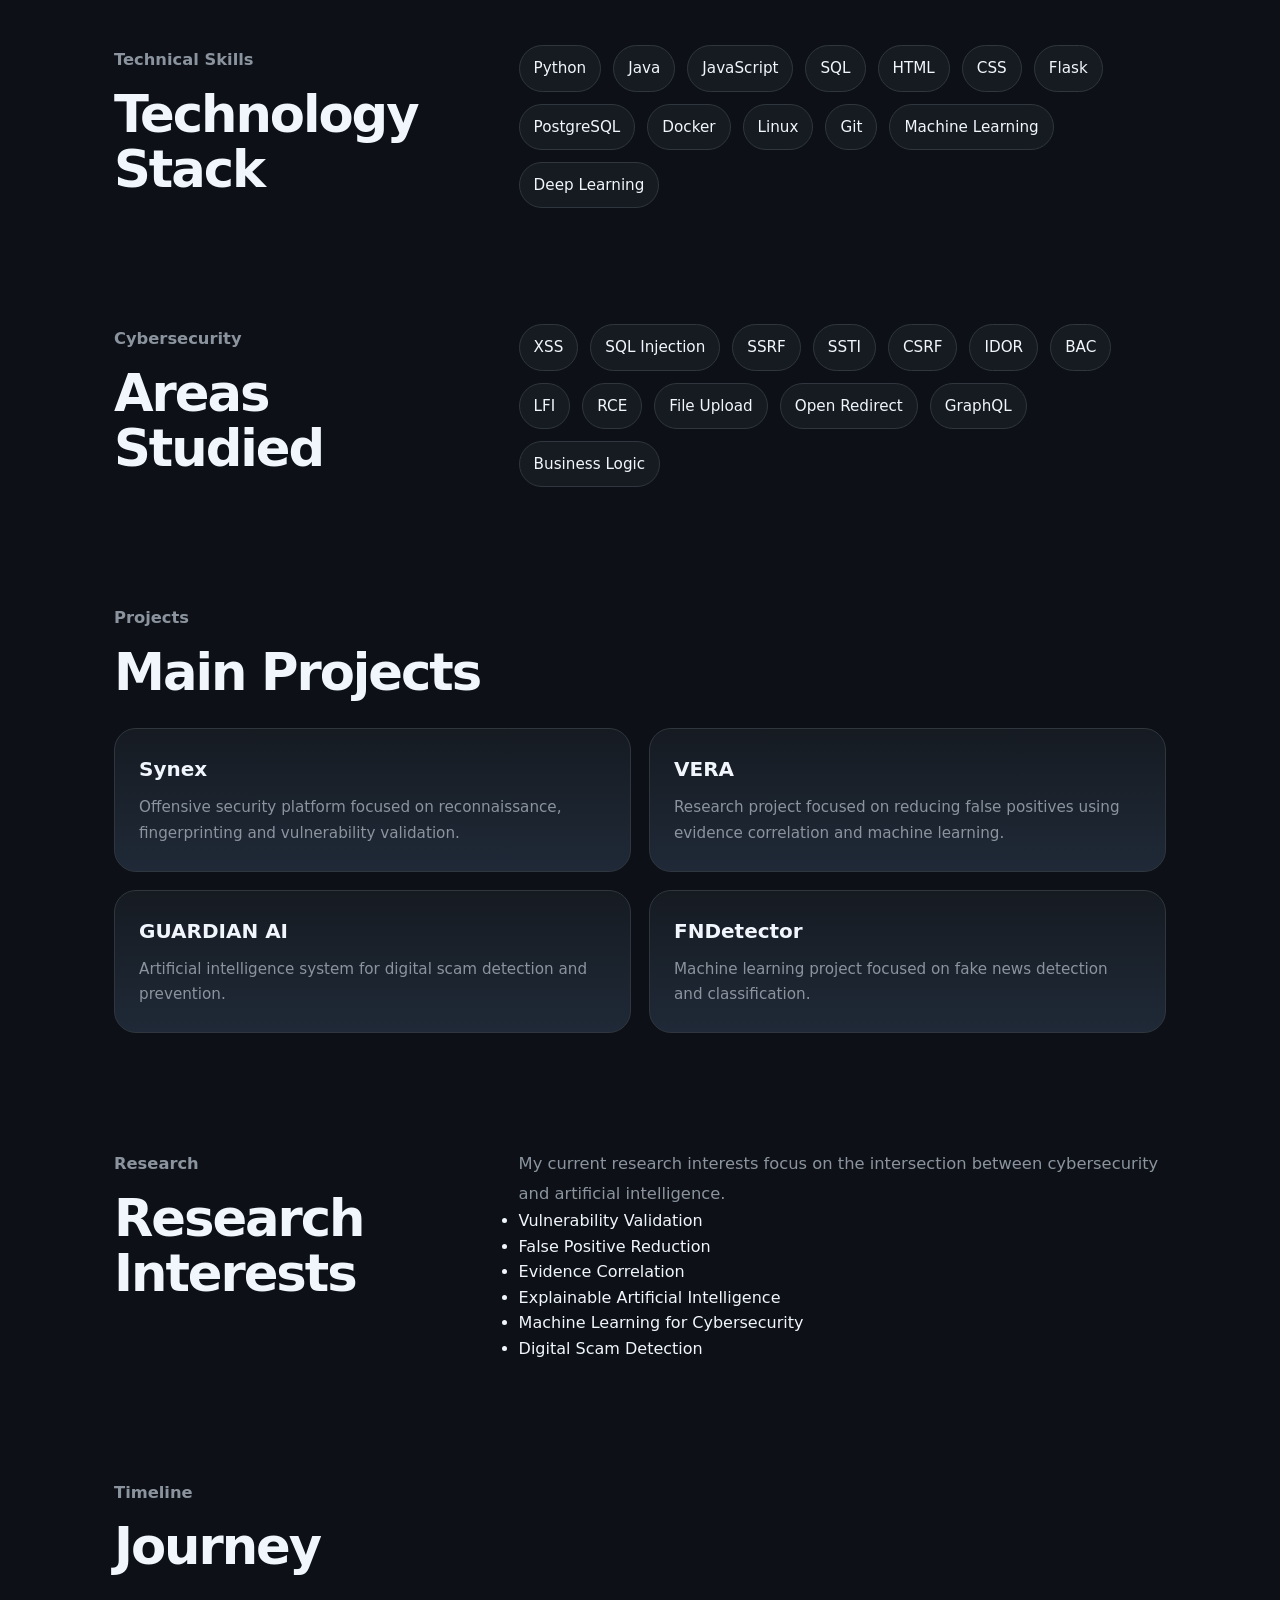
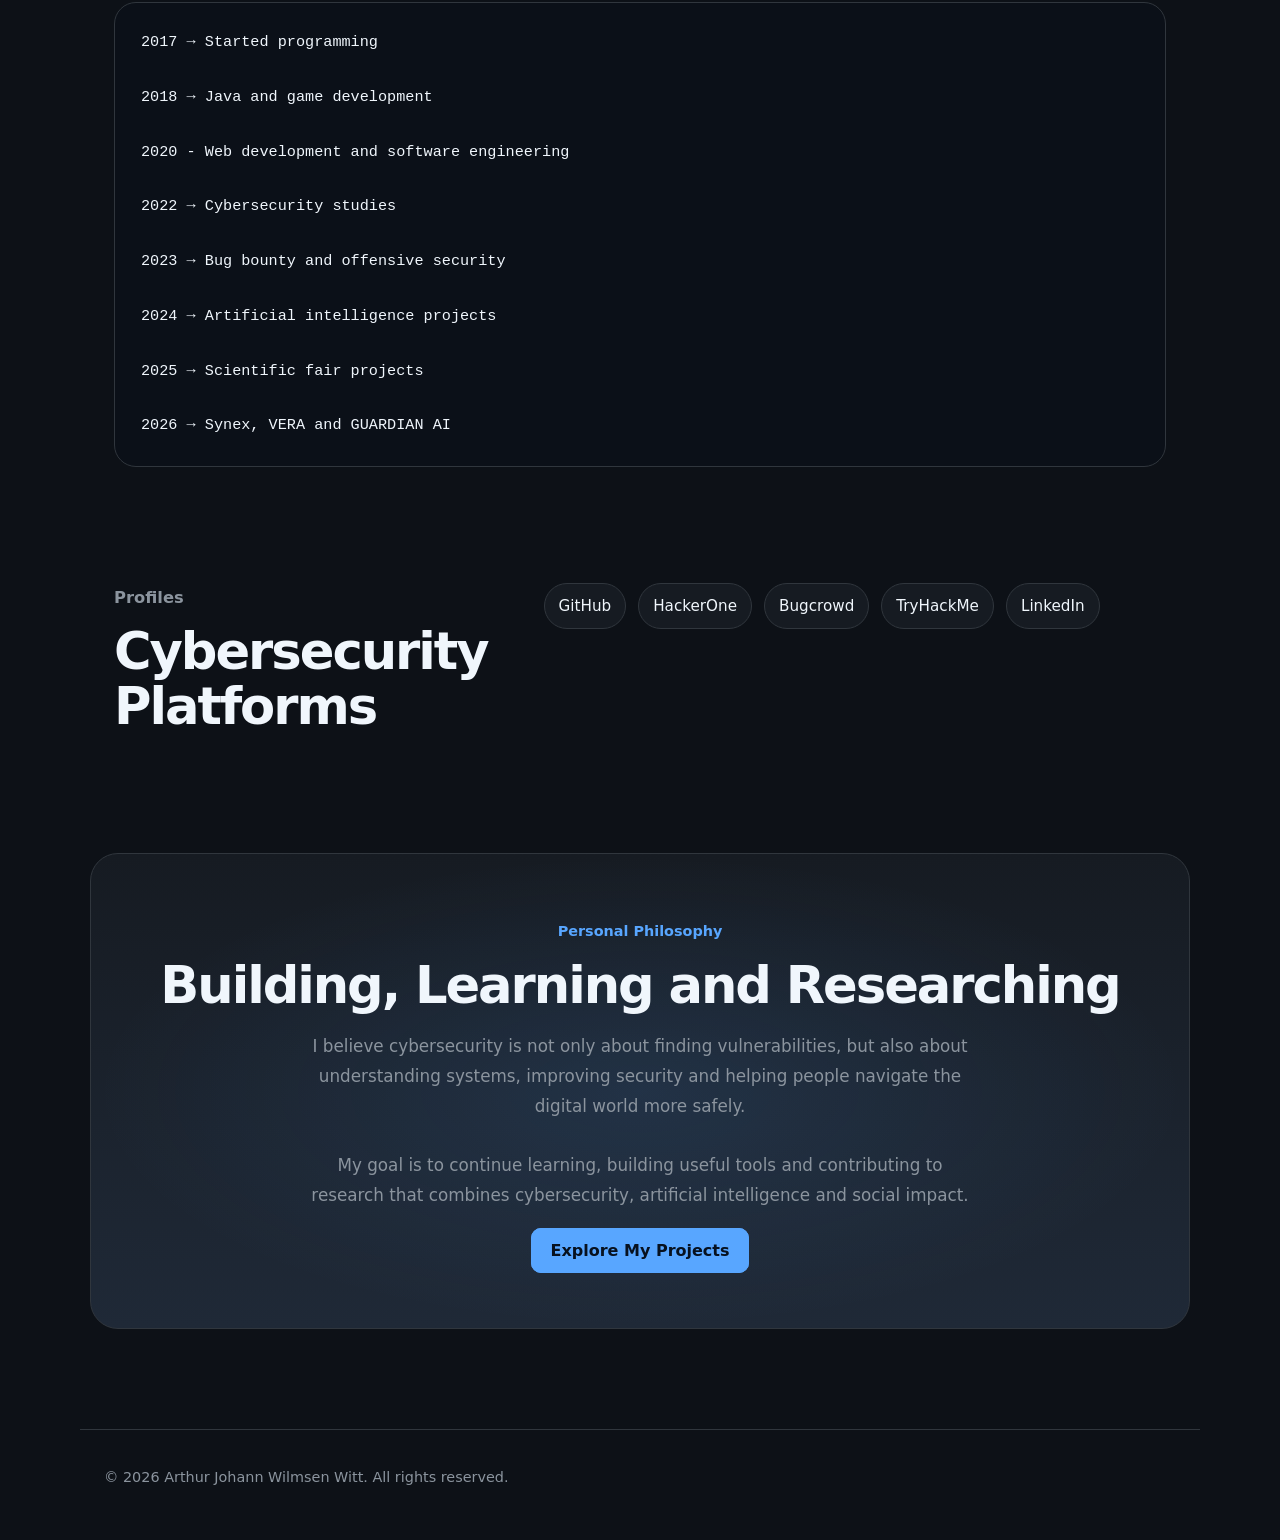
<file: resume.html>
<!DOCTYPE html>
<html lang="en">
<head>
  <meta charset="UTF-8" />
  <meta name="viewport" content="width=device-width, initial-scale=1.0" />

  <title>Resume | Arthur Johann Wilmsen Witt</title>

  <meta
    name="description"
    content="Resume and professional profile of Arthur Johann Wilmsen Witt, focused on cybersecurity, artificial intelligence and research."
  />

  <link rel="stylesheet" href="assets/css/home.css" />
  <link rel="stylesheet" href="assets/css/project-detail.css" />
</head>

<body>

  <header class="site-header">
    <nav class="navbar">
      <a href="index.html" class="logo">Arthur Johann Wilmsen Witt</a>

      <ul class="nav-links">
        <li><a href="about.html">About</a></li>
        <li><a href="projects.html">Projects</a></li>
        <li><a href="research.html">Research</a></li>
        <li><a href="achievements.html">Achievements</a></li>
        <li><a href="cybersecurity.html">Cybersecurity</a></li>
        <li><a href="resume.html" class="active">Resume</a></li>
      </ul>
    </nav>
  </header>

  <main>

    <section class="project-hero">

      <div class="project-hero-content">

        <span class="project-status">
          Cybersecurity • AI • Research
        </span>

        <h1>Arthur Johann Wilmsen Witt</h1>

        <p>
          Brazilian student, developer and cybersecurity enthusiast focused
          on offensive security, artificial intelligence and scientific
          research.
        </p>

        <div class="project-actions">

          <a
            href="projects.html"
            class="btn btn-primary"
          >
            View Projects
          </a>

          <a
            href="contact.html"
            class="btn btn-secondary"
          >
            Contact
          </a>

        </div>

      </div>


    </section>

    <section class="project-section split">

      <div>
        <p class="section-label">About</p>
        <h2>Who I am</h2>
      </div>

      <div>

        <p>
          I am a Brazilian student, developer and cybersecurity enthusiast
          focused on offensive security, artificial intelligence and
          scientific research.
        </p>

        <p>
          My journey in technology began at the age of 12 through Java and
          game development. Over time, my interests expanded into software
          engineering, cybersecurity and machine learning, leading me to
          build projects that combine technical innovation with real-world
          impact.
        </p>

        <p>
          Today, my primary interests include cybersecurity, vulnerability
          research, artificial intelligence, machine learning and scientific
          research.
        </p>

      </div>

    </section>

    <section class="project-section">

      <div class="project-highlight-grid">

        <article>
          <span>12+</span>
          <h3>Years Old</h3>
          <p>
            When I started programming.
          </p>
        </article>

        <article>
          <span>15+</span>
          <h3>Vulnerability Types</h3>
          <p>
            Studied and practiced in labs and research.
          </p>
        </article>

        <article>
          <span>4</span>
          <h3>Major Projects</h3>
          <p>
            Synex, VERA, GUARDIAN AI and FNDetector.
          </p>
        </article>

        <article>
          <span>Active</span>
          <h3>Research</h3>
          <p>
            Cybersecurity and artificial intelligence.
          </p>
        </article>

      </div>

    </section>

    <section class="project-section split">

      <div>
        <p class="section-label">Technical Skills</p>
        <h2>Technology Stack</h2>
      </div>

      <div class="tech-list">

        <span>Python</span>
        <span>Java</span>
        <span>JavaScript</span>
        <span>SQL</span>
        <span>HTML</span>
        <span>CSS</span>

        <span>Flask</span>
        <span>PostgreSQL</span>
        <span>Docker</span>

        <span>Linux</span>
        <span>Git</span>

        <span>Machine Learning</span>
        <span>Deep Learning</span>

      </div>

    </section>

    <section class="project-section split">

      <div>
        <p class="section-label">Cybersecurity</p>
        <h2>Areas Studied</h2>
      </div>

      <div class="tech-list">

        <span>XSS</span>
        <span>SQL Injection</span>
        <span>SSRF</span>
        <span>SSTI</span>
        <span>CSRF</span>

        <span>IDOR</span>
        <span>BAC</span>
        <span>LFI</span>
        <span>RCE</span>

        <span>File Upload</span>
        <span>Open Redirect</span>

        <span>GraphQL</span>
        <span>Business Logic</span>

      </div>

    </section>

    <section class="project-section">

      <div class="section-heading">
        <p class="section-label">Projects</p>
        <h2>Main Projects</h2>
      </div>

      <div class="method-grid">

        <article class="method-card">
          <h3>Synex</h3>

          <p>
            Offensive security platform focused on reconnaissance,
            fingerprinting and vulnerability validation.
          </p>
        </article>

        <article class="method-card">
          <h3>VERA</h3>

          <p>
            Research project focused on reducing false positives using
            evidence correlation and machine learning.
          </p>
        </article>

        <article class="method-card">
          <h3>GUARDIAN AI</h3>

          <p>
            Artificial intelligence system for digital scam detection and
            prevention.
          </p>
        </article>

        <article class="method-card">
          <h3>FNDetector</h3>

          <p>
            Machine learning project focused on fake news detection and
            classification.
          </p>
        </article>

      </div>

    </section>

    <section class="project-section split">

      <div>
        <p class="section-label">Research</p>
        <h2>Research Interests</h2>
      </div>

      <div>

        <p>
          My current research interests focus on the intersection between
          cybersecurity and artificial intelligence.
        </p>

        <ul>

          <li>Vulnerability Validation</li>

          <li>False Positive Reduction</li>

          <li>Evidence Correlation</li>

          <li>Explainable Artificial Intelligence</li>

          <li>Machine Learning for Cybersecurity</li>

          <li>Digital Scam Detection</li>

        </ul>

      </div>

    </section>

    <section class="project-section">

      <div class="section-heading">
        <p class="section-label">Timeline</p>
        <h2>Journey</h2>
      </div>

      <pre class="code-block"><code>2017 → Started programming

2018 → Java and game development

2020 - Web development and software engineering

2022 → Cybersecurity studies

2023 → Bug bounty and offensive security

2024 → Artificial intelligence projects

2025 → Scientific fair projects

2026 → Synex, VERA and GUARDIAN AI</code></pre>

    </section>

    <section class="project-section split">

      <div>
        <p class="section-label">Profiles</p>
        <h2>Cybersecurity Platforms</h2>
      </div>

      <div class="tech-list">

        <span>GitHub</span>
        <span>HackerOne</span>
        <span>Bugcrowd</span>
        <span>TryHackMe</span>
        <span>LinkedIn</span>

      </div>

    </section>

    <section class="project-cta">

      <span>Personal Philosophy</span>

      <h2>Building, Learning and Researching</h2>

      <p>
        I believe cybersecurity is not only about finding vulnerabilities,
        but also about understanding systems, improving security and helping
        people navigate the digital world more safely.
      </p>

      <p>
        My goal is to continue learning, building useful tools and
        contributing to research that combines cybersecurity, artificial
        intelligence and social impact.
      </p>

      <a
        href="projects.html"
        class="btn btn-primary"
      >
        Explore My Projects
      </a>

    </section>

  </main>

  <footer class="site-footer">
    <p>© 2026 Arthur Johann Wilmsen Witt. All rights reserved.</p>
  </footer>

</body>
</html>
</file>
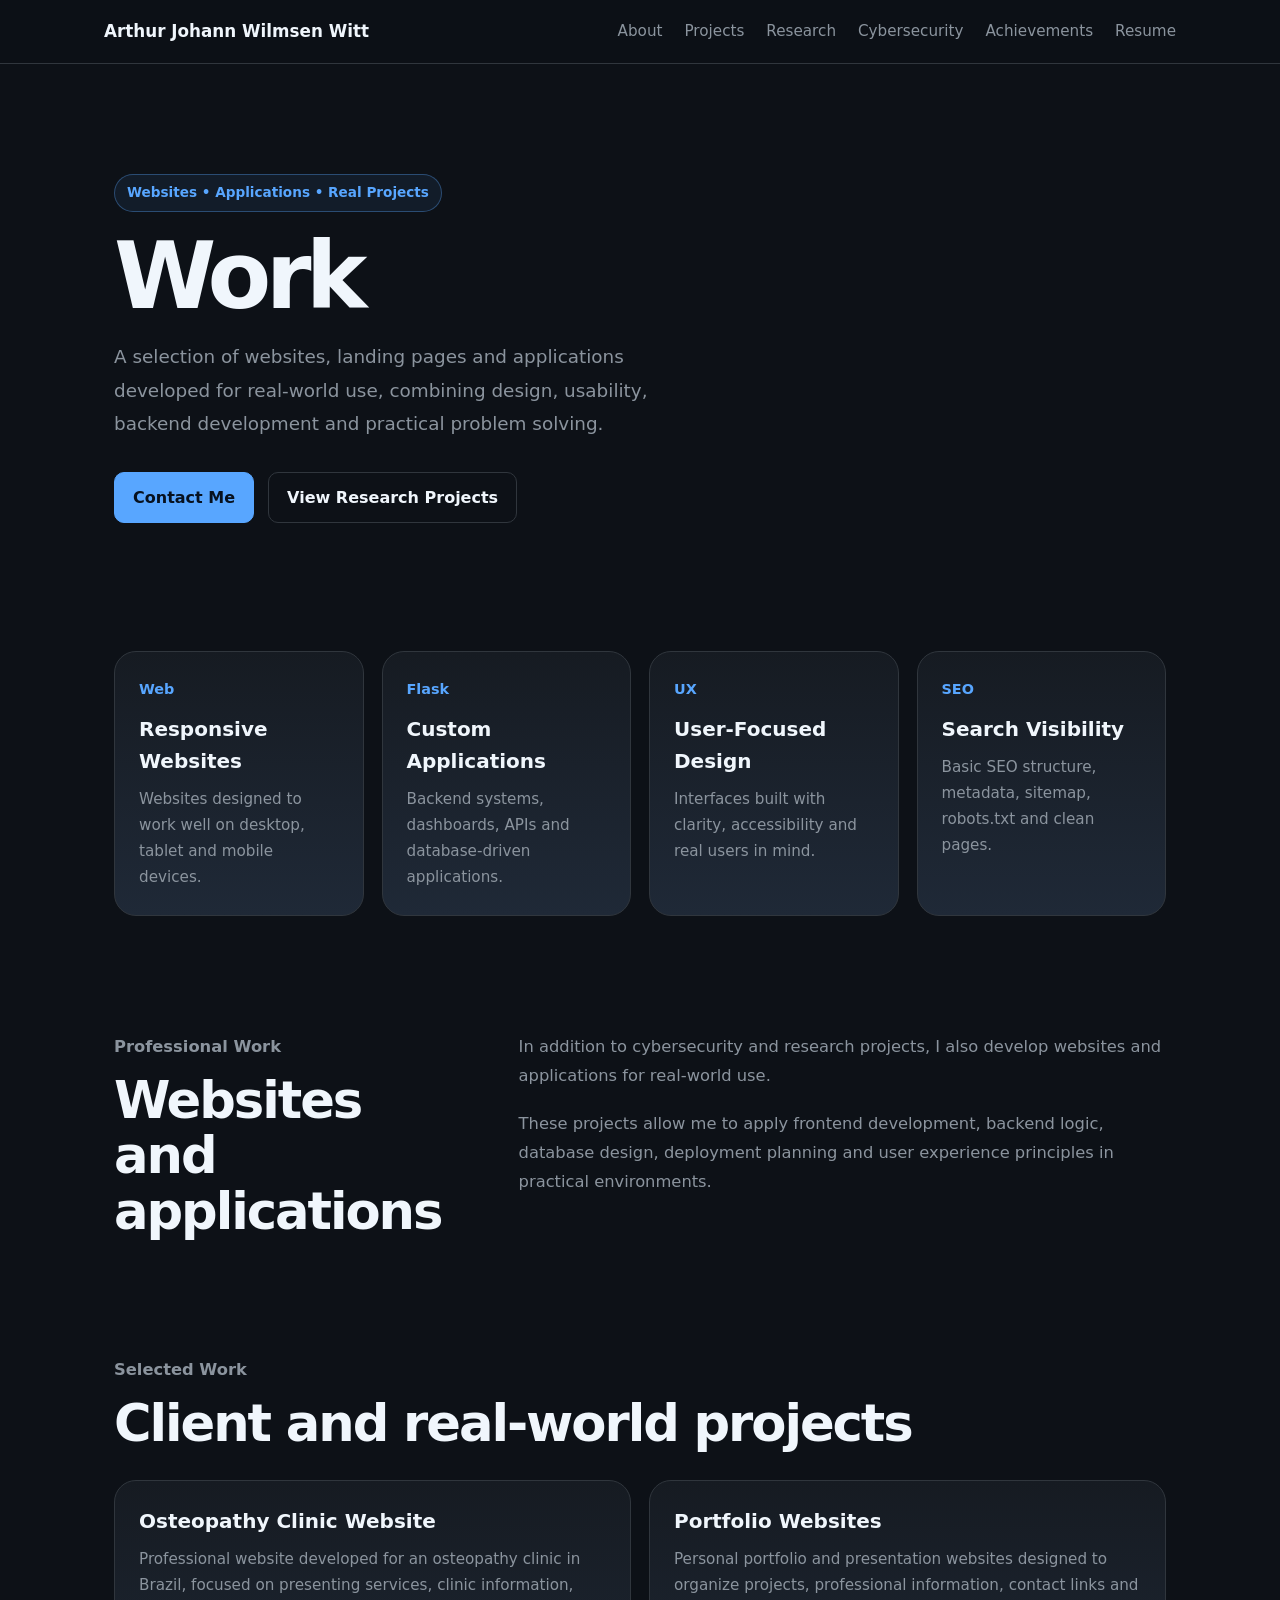
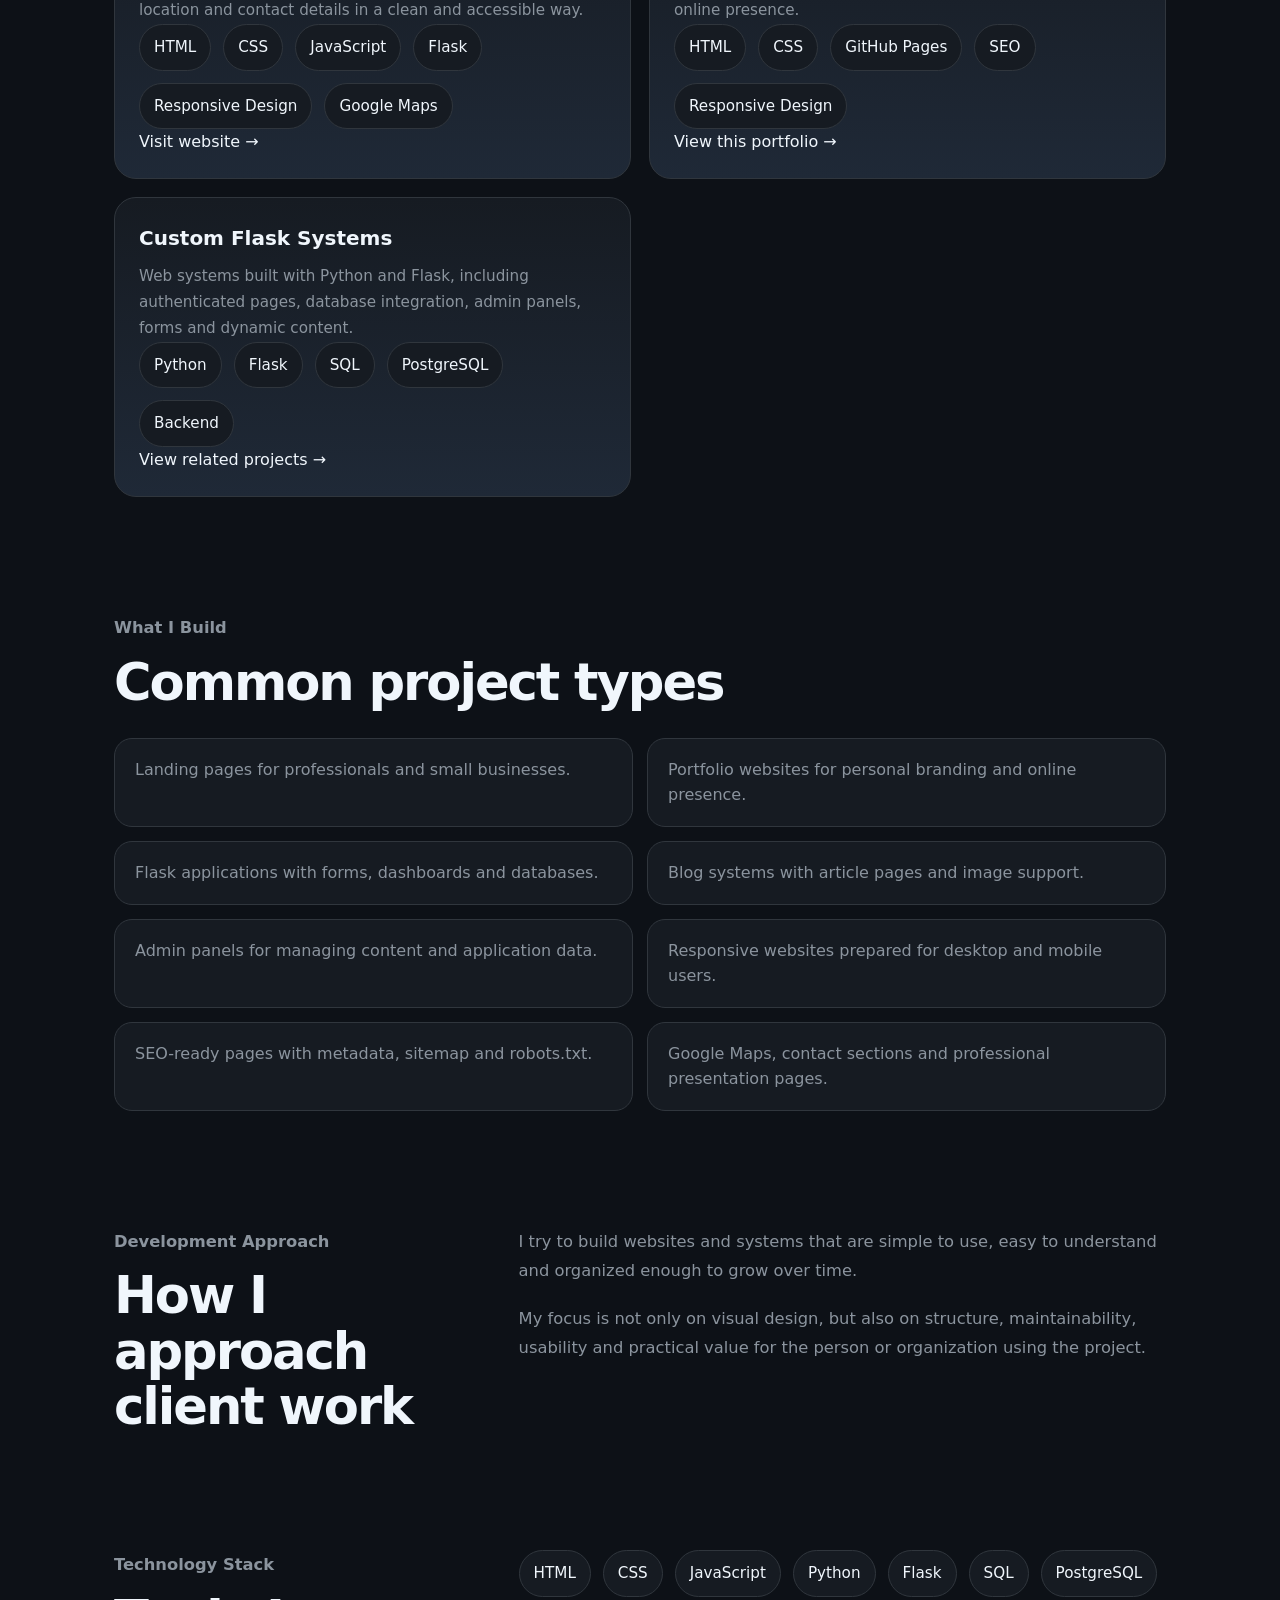
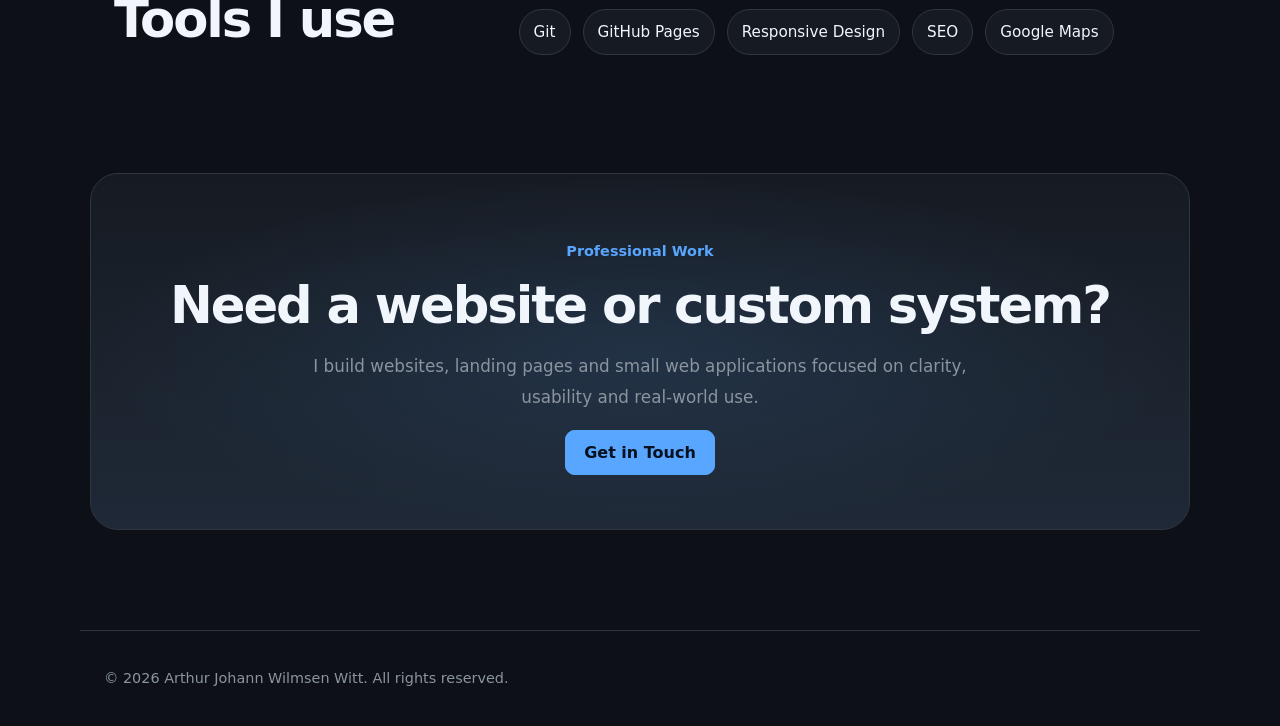
<file: work.html>
<!DOCTYPE html>
<html lang="en">
<head>
  <meta charset="UTF-8" />
  <meta name="viewport" content="width=device-width, initial-scale=1.0" />

  <title>Work | Arthur Johann Wilmsen Witt</title>

  <meta
    name="description"
    content="Websites and applications developed by Arthur Johann Wilmsen Witt for real-world use, clients and professional projects."
  />

  <link rel="stylesheet" href="assets/css/home.css" />
  <link rel="stylesheet" href="assets/css/project-detail.css" />
</head>

<body>

<header class="site-header">
  <nav class="navbar">
    <a href="index.html" class="logo">Arthur Johann Wilmsen Witt</a>

    <ul class="nav-links">
      <li><a href="about.html">About</a></li>
      <li><a href="projects.html">Projects</a></li>
      <li><a href="research.html">Research</a></li>
      <li><a href="cybersecurity.html">Cybersecurity</a></li>
      <li><a href="achievements.html">Achievements</a></li>
      <li><a href="resume.html">Resume</a></li>
    </ul>
  </nav>
</header>

<main>

  <section class="project-hero">
    <div class="project-hero-content">
      <span class="project-status">Websites • Applications • Real Projects</span>

      <h1>Work</h1>

      <p>
        A selection of websites, landing pages and applications developed for
        real-world use, combining design, usability, backend development and
        practical problem solving.
      </p>

      <div class="project-actions">
        <a href="contact.html" class="btn btn-primary">Contact Me</a>
        <a href="projects.html" class="btn btn-secondary">View Research Projects</a>
      </div>
    </div>

  </section>

  <section class="project-section">
    <div class="project-highlight-grid">
      <article>
        <span>Web</span>
        <h3>Responsive Websites</h3>
        <p>Websites designed to work well on desktop, tablet and mobile devices.</p>
      </article>

      <article>
        <span>Flask</span>
        <h3>Custom Applications</h3>
        <p>Backend systems, dashboards, APIs and database-driven applications.</p>
      </article>

      <article>
        <span>UX</span>
        <h3>User-Focused Design</h3>
        <p>Interfaces built with clarity, accessibility and real users in mind.</p>
      </article>

      <article>
        <span>SEO</span>
        <h3>Search Visibility</h3>
        <p>Basic SEO structure, metadata, sitemap, robots.txt and clean pages.</p>
      </article>
    </div>
  </section>

  <section class="project-section split">
    <div>
      <p class="section-label">Professional Work</p>
      <h2>Websites and applications</h2>
    </div>

    <div>
      <p>
        In addition to cybersecurity and research projects, I also develop
        websites and applications for real-world use.
      </p>

      <p>
        These projects allow me to apply frontend development, backend logic,
        database design, deployment planning and user experience principles in
        practical environments.
      </p>
    </div>
  </section>

  <section class="project-section">
    <div class="section-heading">
      <p class="section-label">Selected Work</p>
      <h2>Client and real-world projects</h2>
    </div>

    <div class="method-grid">

      <article class="method-card">
        <h3>Osteopathy Clinic Website</h3>

        <p>
          Professional website developed for an osteopathy clinic in Brazil,
          focused on presenting services, clinic information, location and
          contact details in a clean and accessible way.
        </p>

        <div class="tech-list small">
          <span>HTML</span>
          <span>CSS</span>
          <span>JavaScript</span>
          <span>Flask</span>
          <span>Responsive Design</span>
          <span>Google Maps</span>
        </div>

        <a href="https://draluizawitt.com.br" target="_blank" rel="noopener noreferrer" class="project-link">
          Visit website →
        </a>
      </article>

      <article class="method-card">
        <h3>Portfolio Websites</h3>

        <p>
          Personal portfolio and presentation websites designed to organize
          projects, professional information, contact links and online presence.
        </p>

        <div class="tech-list small">
          <span>HTML</span>
          <span>CSS</span>
          <span>GitHub Pages</span>
          <span>SEO</span>
          <span>Responsive Design</span>
        </div>

        <a href="index.html" class="project-link">
          View this portfolio →
        </a>
      </article>

      <article class="method-card">
        <h3>Custom Flask Systems</h3>

        <p>
          Web systems built with Python and Flask, including authenticated
          pages, database integration, admin panels, forms and dynamic content.
        </p>

        <div class="tech-list small">
          <span>Python</span>
          <span>Flask</span>
          <span>SQL</span>
          <span>PostgreSQL</span>
          <span>Backend</span>
        </div>

        <a href="projects.html" class="project-link">
          View related projects →
        </a>
      </article>

    </div>
  </section>

  <section class="project-section">
    <div class="section-heading">
      <p class="section-label">What I Build</p>
      <h2>Common project types</h2>
    </div>

    <div class="feature-list">
      <div>Landing pages for professionals and small businesses.</div>
      <div>Portfolio websites for personal branding and online presence.</div>
      <div>Flask applications with forms, dashboards and databases.</div>
      <div>Blog systems with article pages and image support.</div>
      <div>Admin panels for managing content and application data.</div>
      <div>Responsive websites prepared for desktop and mobile users.</div>
      <div>SEO-ready pages with metadata, sitemap and robots.txt.</div>
      <div>Google Maps, contact sections and professional presentation pages.</div>
    </div>
  </section>

  <section class="project-section split">
    <div>
      <p class="section-label">Development Approach</p>
      <h2>How I approach client work</h2>
    </div>

    <div>
      <p>
        I try to build websites and systems that are simple to use, easy to
        understand and organized enough to grow over time.
      </p>

      <p>
        My focus is not only on visual design, but also on structure,
        maintainability, usability and practical value for the person or
        organization using the project.
      </p>
    </div>
  </section>

  <section class="project-section split">
    <div>
      <p class="section-label">Technology Stack</p>
      <h2>Tools I use</h2>
    </div>

    <div class="tech-list">
      <span>HTML</span>
      <span>CSS</span>
      <span>JavaScript</span>
      <span>Python</span>
      <span>Flask</span>
      <span>SQL</span>
      <span>PostgreSQL</span>
      <span>Git</span>
      <span>GitHub Pages</span>
      <span>Responsive Design</span>
      <span>SEO</span>
      <span>Google Maps</span>
    </div>
  </section>

  <section class="project-cta">
    <span>Professional Work</span>

    <h2>Need a website or custom system?</h2>

    <p>
      I build websites, landing pages and small web applications focused on
      clarity, usability and real-world use.
    </p>

    <a href="contact.html" class="btn btn-primary">
      Get in Touch
    </a>
  </section>

</main>

<footer class="site-footer">
  <p>© 2026 Arthur Johann Wilmsen Witt. All rights reserved.</p>
</footer>

</body>
</html>
</file>
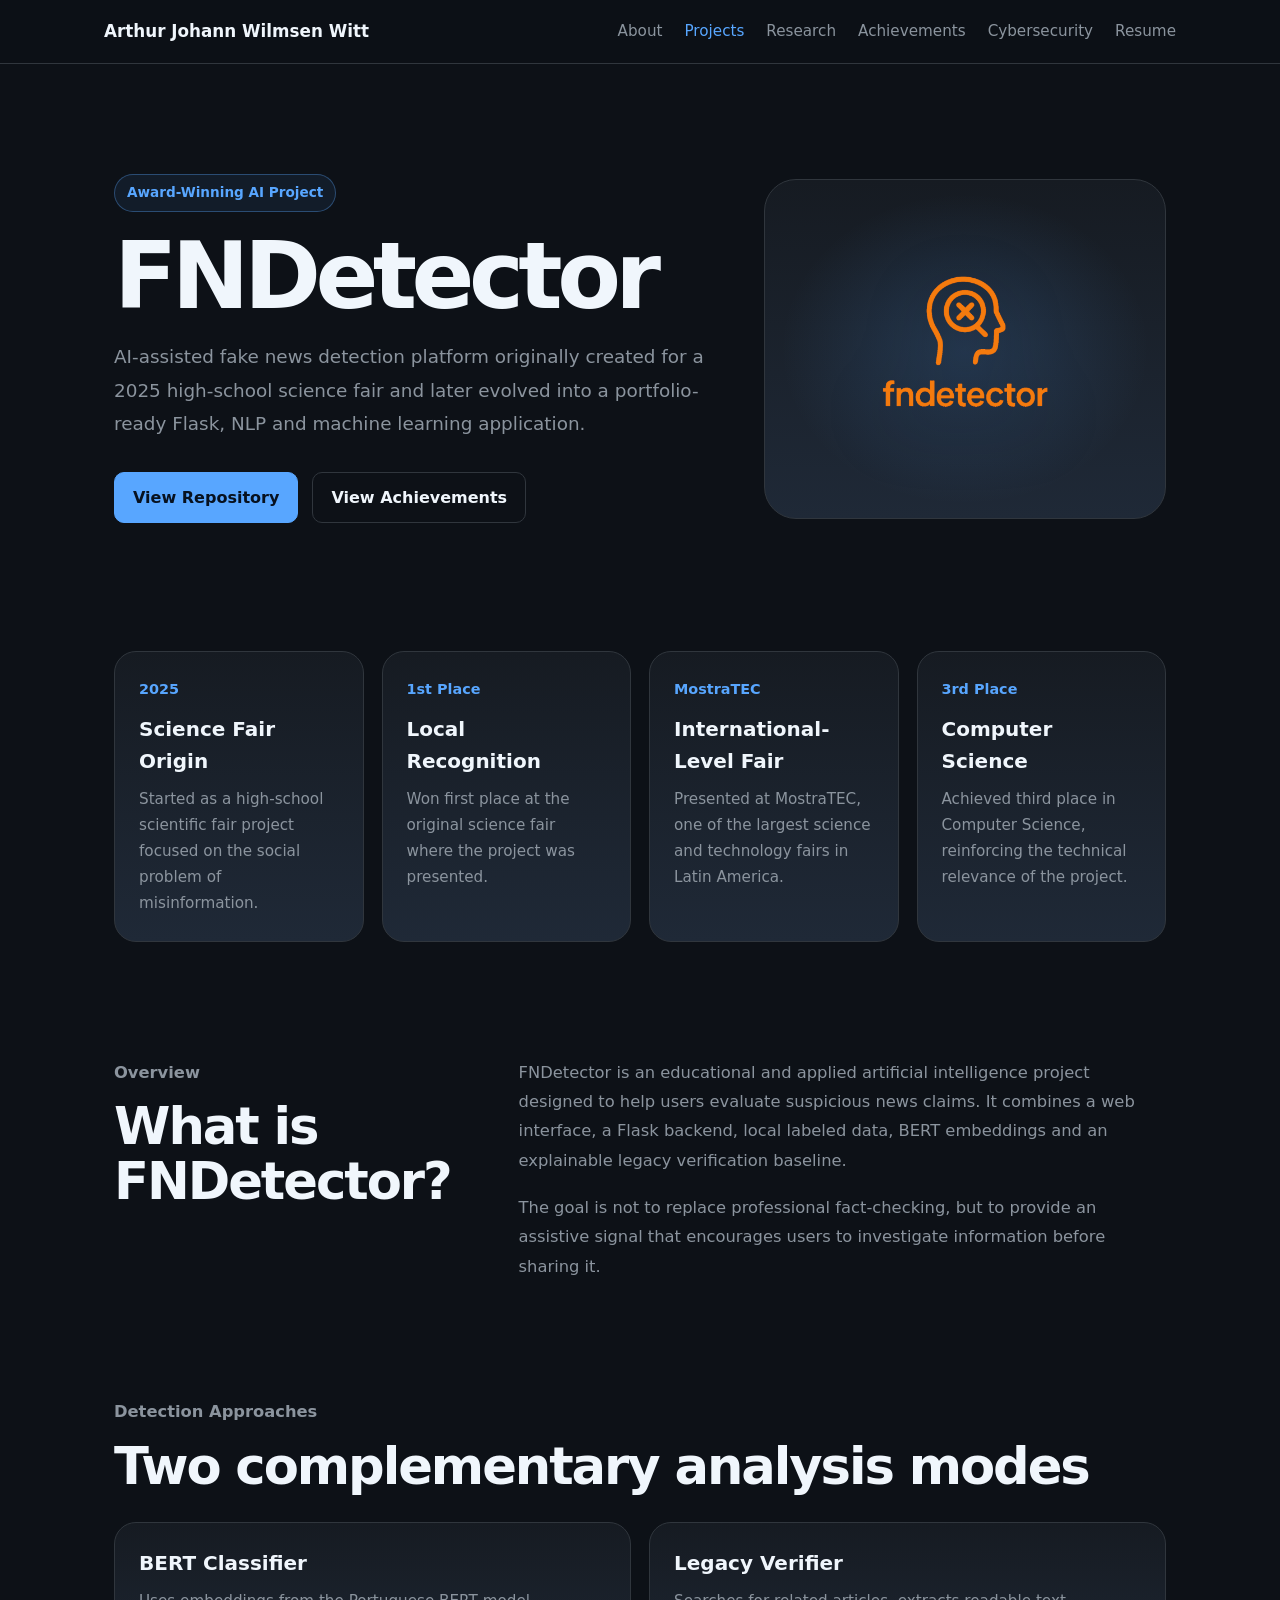
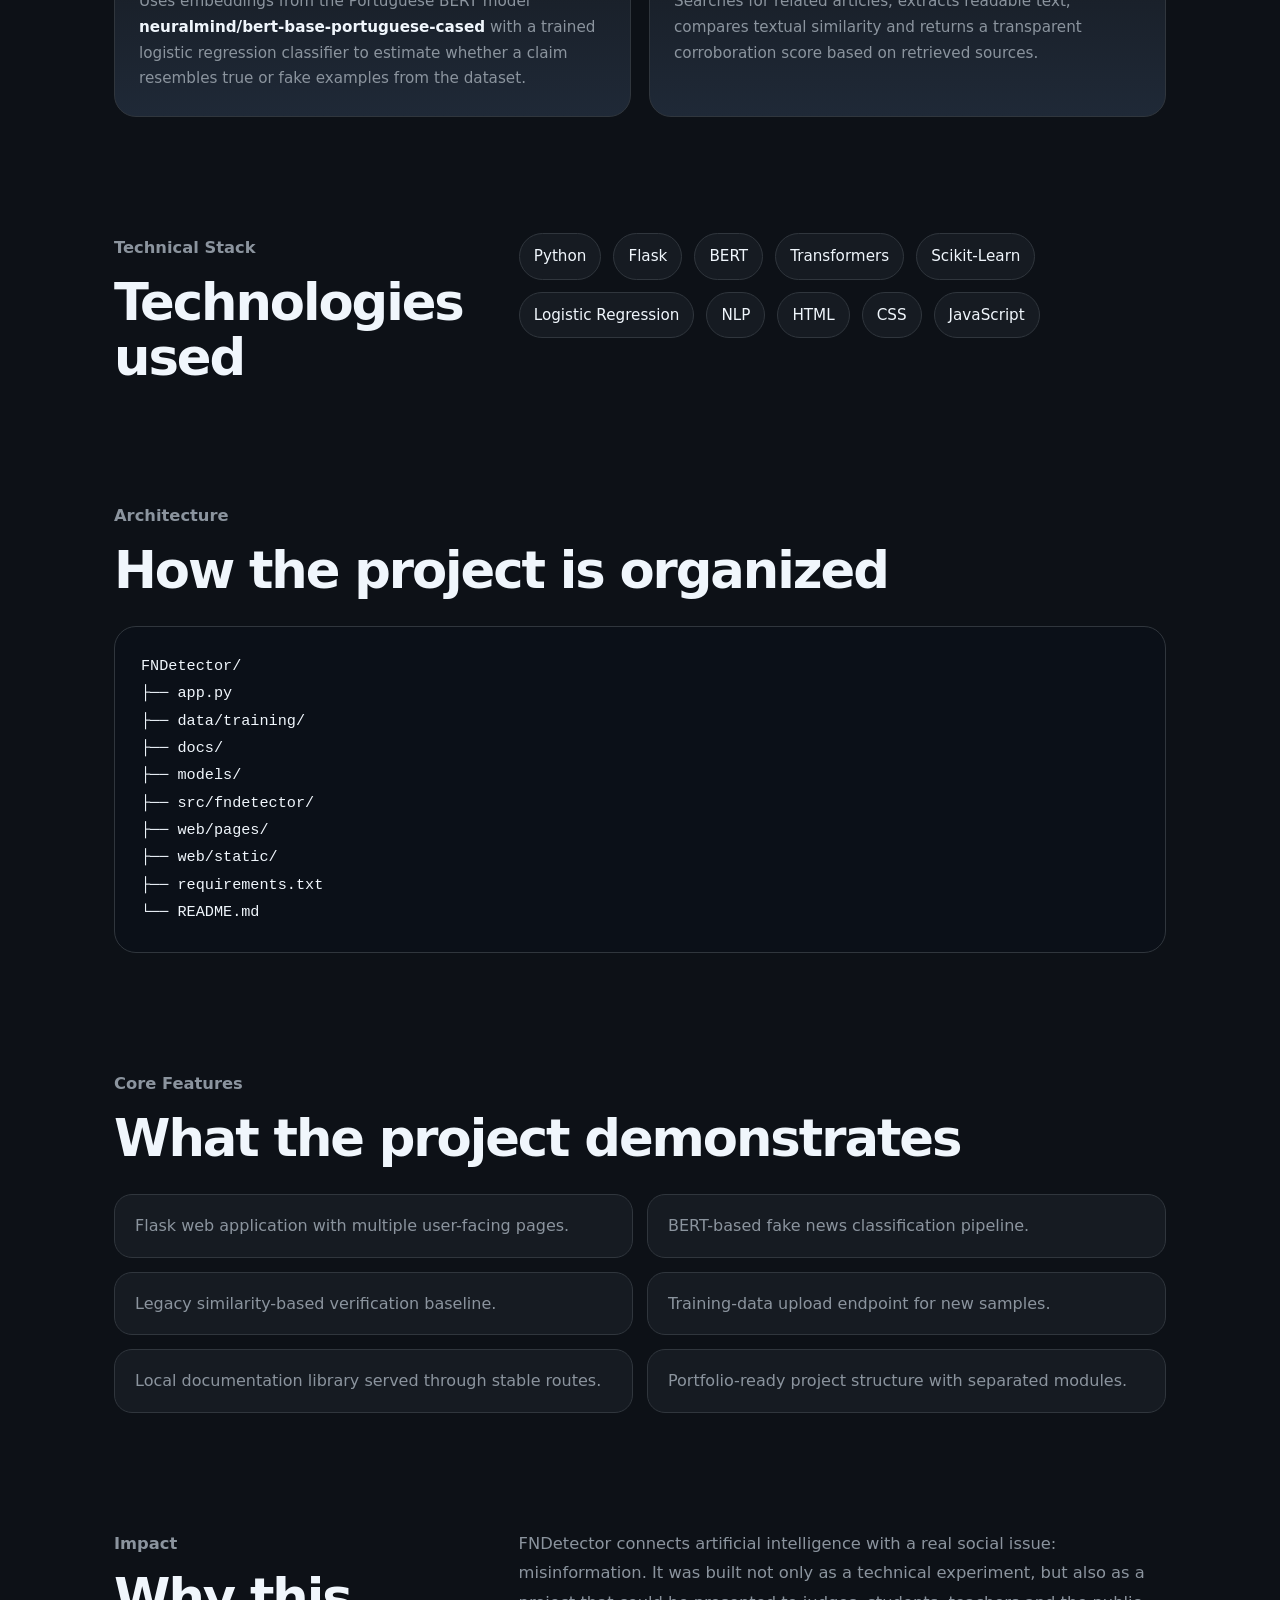
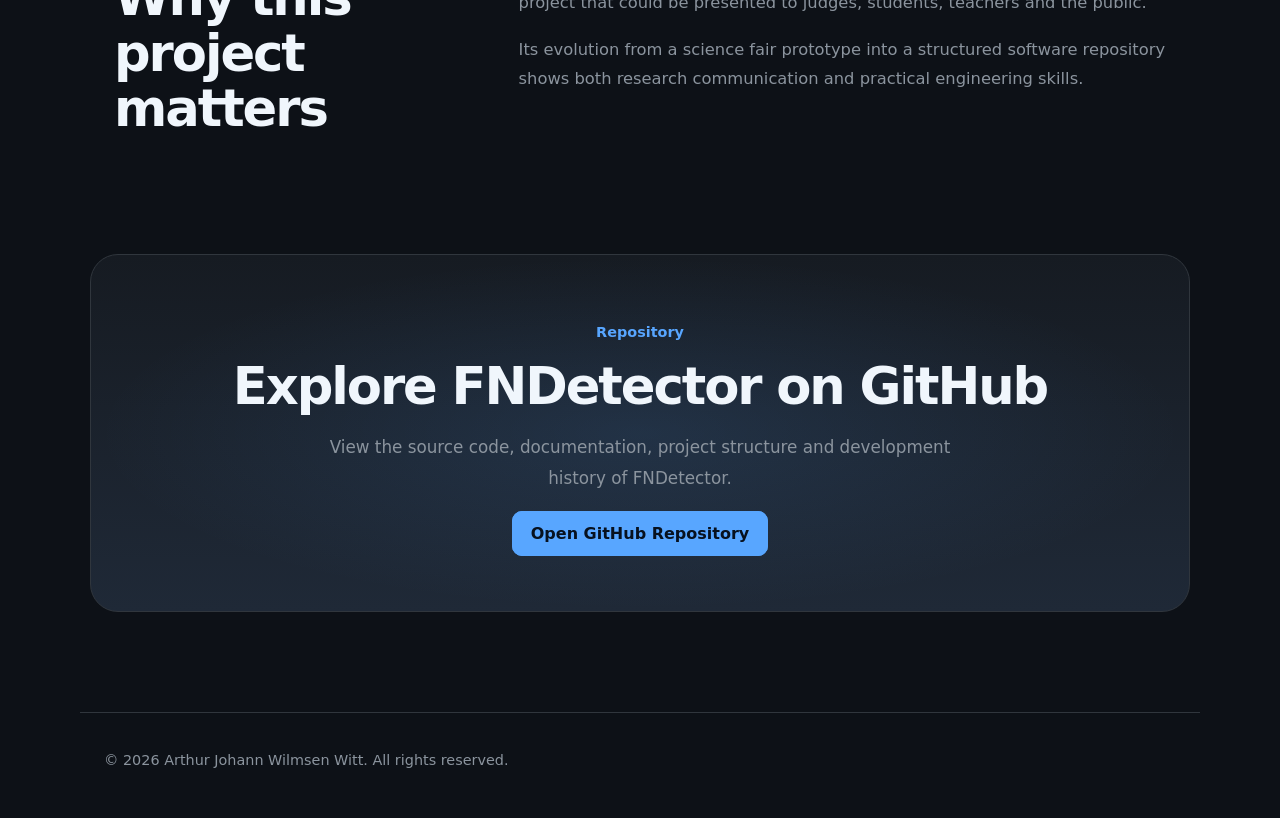
<file: projects/fndetector.html>
<!DOCTYPE html>
<html lang="en">
<head>
  <meta charset="UTF-8" />
  <meta name="viewport" content="width=device-width, initial-scale=1.0" />

  <title>FNDetector | Arthur Johann Wilmsen Witt</title>

  <meta
    name="description"
    content="FNDetector is an AI-assisted fake news detection project created for a 2025 science fair and later evolved into a Flask + NLP portfolio project."
  />

  <link rel="stylesheet" href="../assets/css/home.css" />
  <link rel="stylesheet" href="../assets/css/project-detail.css" />
</head>

<body>

  <header class="site-header">
    <nav class="navbar">
      <a href="../index.html" class="logo">Arthur Johann Wilmsen Witt</a>

      <ul class="nav-links">
        <li><a href="../about.html">About</a></li>
        <li><a href="../projects.html" class="active">Projects</a></li>
        <li><a href="../research.html">Research</a></li>
        <li><a href="../achievements.html">Achievements</a></li>
        <li><a href="../cybersecurity.html">Cybersecurity</a></li>
        <li><a href="../resume.html">Resume</a></li>
      </ul>
    </nav>
  </header>

  <main>

    <section class="project-hero">
      <div class="project-hero-content">
        <span class="project-status">Award-Winning AI Project</span>

        <h1>FNDetector</h1>

        <p>
          AI-assisted fake news detection platform originally created for a
          2025 high-school science fair and later evolved into a portfolio-ready
          Flask, NLP and machine learning application.
        </p>

        <div class="project-actions">
          <a
            href="https://github.com/arthurjww/FNDetector"
            target="_blank"
            rel="noopener noreferrer"
            class="btn btn-primary"
          >
            View Repository
          </a>

          <a href="../achievements.html" class="btn btn-secondary">
            View Achievements
          </a>
        </div>
      </div>

      <div class="project-hero-icon">
        <img src="../assets/img/projects/fndetector.png" alt="FNDetector icon" />
      </div>
    </section>

    <section class="project-section">
      <div class="project-highlight-grid">
        <article>
          <span>2025</span>
          <h3>Science Fair Origin</h3>
          <p>
            Started as a high-school scientific fair project focused on the
            social problem of misinformation.
          </p>
        </article>

        <article>
          <span>1st Place</span>
          <h3>Local Recognition</h3>
          <p>
            Won first place at the original science fair where the project was
            presented.
          </p>
        </article>

        <article>
          <span>MostraTEC</span>
          <h3>International-Level Fair</h3>
          <p>
            Presented at MostraTEC, one of the largest science and technology
            fairs in Latin America.
          </p>
        </article>

        <article>
          <span>3rd Place</span>
          <h3>Computer Science</h3>
          <p>
            Achieved third place in Computer Science, reinforcing the technical
            relevance of the project.
          </p>
        </article>
      </div>
    </section>

    <section class="project-section split">
      <div>
        <p class="section-label">Overview</p>
        <h2>What is FNDetector?</h2>
      </div>

      <div>
        <p>
          FNDetector is an educational and applied artificial intelligence
          project designed to help users evaluate suspicious news claims.
          It combines a web interface, a Flask backend, local labeled data,
          BERT embeddings and an explainable legacy verification baseline.
        </p>

        <p>
          The goal is not to replace professional fact-checking, but to provide
          an assistive signal that encourages users to investigate information
          before sharing it.
        </p>
      </div>
    </section>

    <section class="project-section">
      <div class="section-heading">
        <p class="section-label">Detection Approaches</p>
        <h2>Two complementary analysis modes</h2>
      </div>

      <div class="method-grid">
        <article class="method-card">
          <h3>BERT Classifier</h3>
          <p>
            Uses embeddings from the Portuguese BERT model
            <strong>neuralmind/bert-base-portuguese-cased</strong> with a
            trained logistic regression classifier to estimate whether a claim
            resembles true or fake examples from the dataset.
          </p>
        </article>

        <article class="method-card">
          <h3>Legacy Verifier</h3>
          <p>
            Searches for related articles, extracts readable text, compares
            textual similarity and returns a transparent corroboration score
            based on retrieved sources.
          </p>
        </article>
      </div>
    </section>

    <section class="project-section split">
      <div>
        <p class="section-label">Technical Stack</p>
        <h2>Technologies used</h2>
      </div>

      <div class="tech-list">
        <span>Python</span>
        <span>Flask</span>
        <span>BERT</span>
        <span>Transformers</span>
        <span>Scikit-Learn</span>
        <span>Logistic Regression</span>
        <span>NLP</span>
        <span>HTML</span>
        <span>CSS</span>
        <span>JavaScript</span>
      </div>
    </section>

    <section class="project-section">
      <div class="section-heading">
        <p class="section-label">Architecture</p>
        <h2>How the project is organized</h2>
      </div>

      <pre class="code-block"><code>FNDetector/
├── app.py
├── data/training/
├── docs/
├── models/
├── src/fndetector/
├── web/pages/
├── web/static/
├── requirements.txt
└── README.md</code></pre>
    </section>

    <section class="project-section">
      <div class="section-heading">
        <p class="section-label">Core Features</p>
        <h2>What the project demonstrates</h2>
      </div>

      <div class="feature-list">
        <div>Flask web application with multiple user-facing pages.</div>
        <div>BERT-based fake news classification pipeline.</div>
        <div>Legacy similarity-based verification baseline.</div>
        <div>Training-data upload endpoint for new samples.</div>
        <div>Local documentation library served through stable routes.</div>
        <div>Portfolio-ready project structure with separated modules.</div>
      </div>
    </section>

    <section class="project-section split">
      <div>
        <p class="section-label">Impact</p>
        <h2>Why this project matters</h2>
      </div>

      <div>
        <p>
          FNDetector connects artificial intelligence with a real social issue:
          misinformation. It was built not only as a technical experiment, but
          also as a project that could be presented to judges, students,
          teachers and the public.
        </p>

        <p>
          Its evolution from a science fair prototype into a structured
          software repository shows both research communication and practical
          engineering skills.
        </p>
      </div>
    </section>

    <section class="project-cta">
      <span>Repository</span>
      <h2>Explore FNDetector on GitHub</h2>
      <p>
        View the source code, documentation, project structure and development
        history of FNDetector.
      </p>

      <a
        href="https://github.com/arthurjww/FNDetector"
        target="_blank"
        rel="noopener noreferrer"
        class="btn btn-primary"
      >
        Open GitHub Repository
      </a>
    </section>

  </main>

  <footer class="site-footer">
    <p>© 2026 Arthur Johann Wilmsen Witt. All rights reserved.</p>
  </footer>

</body>
</html>
</file>
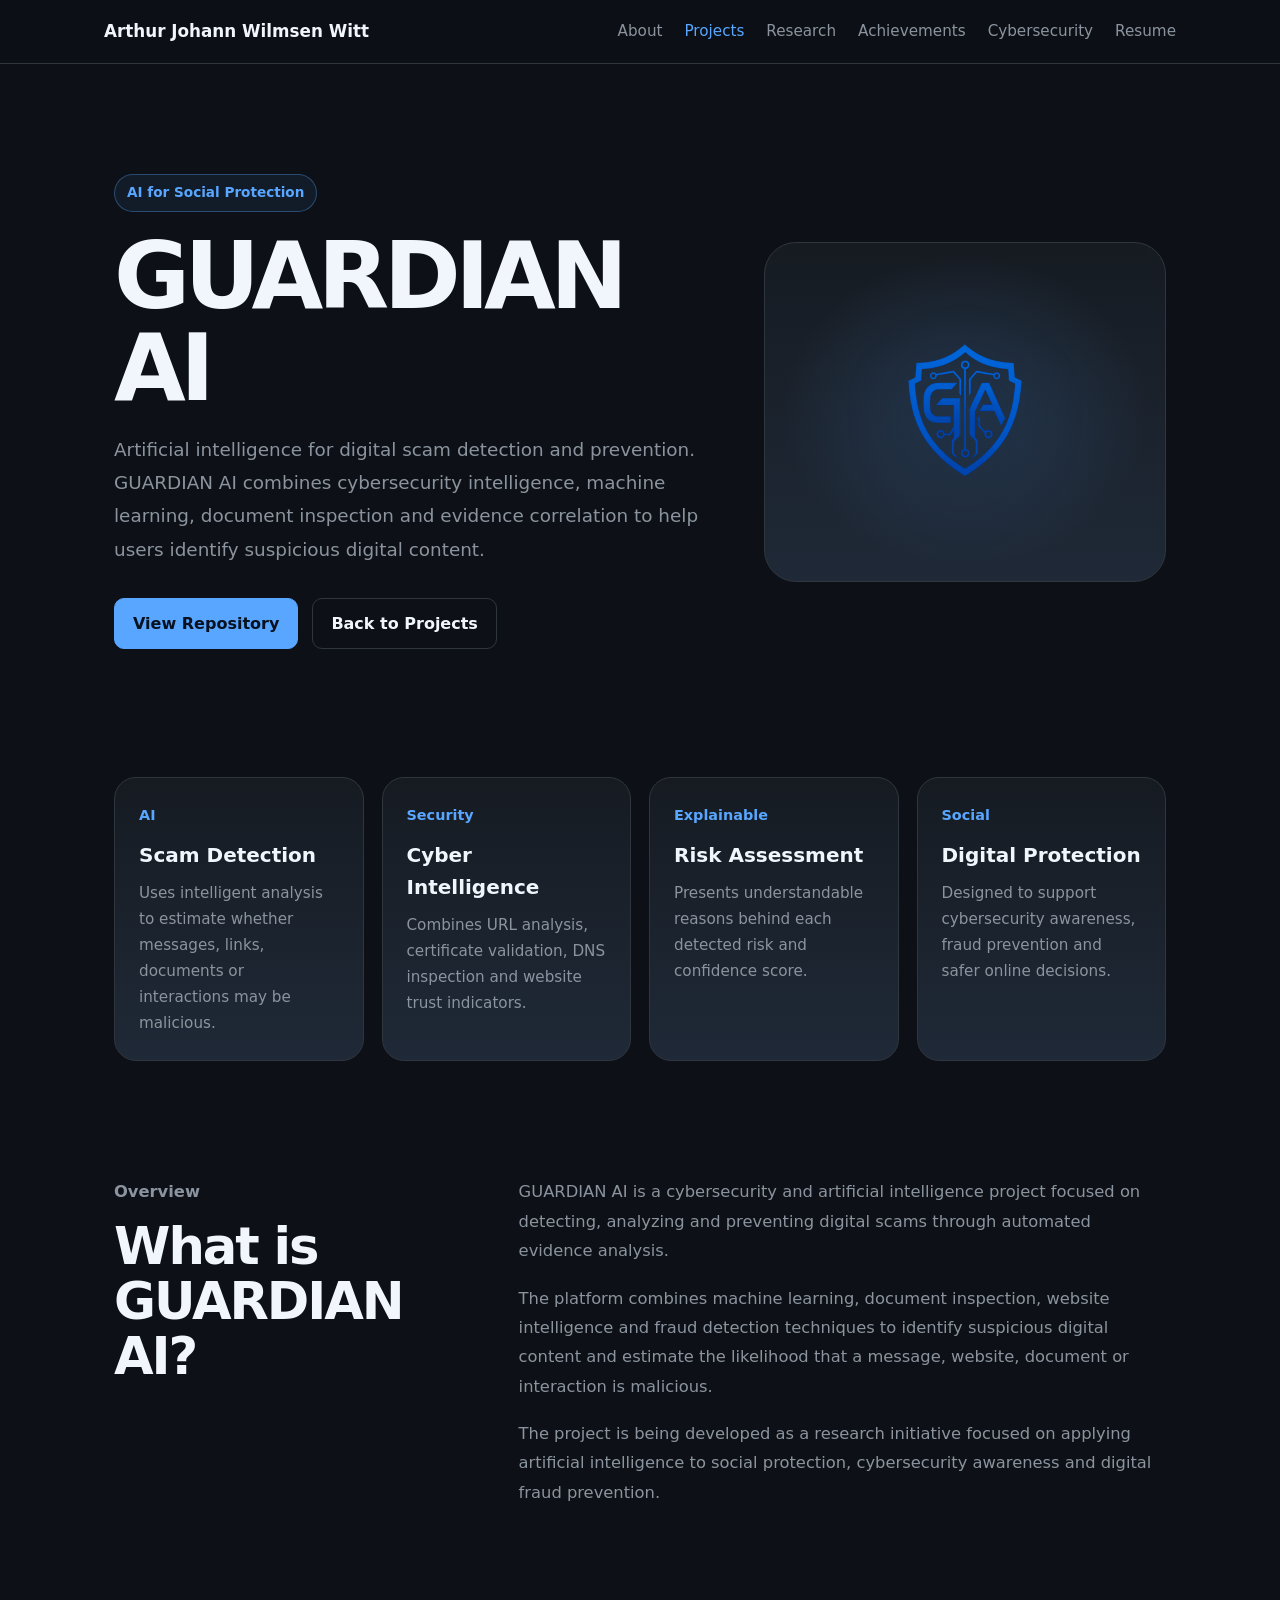
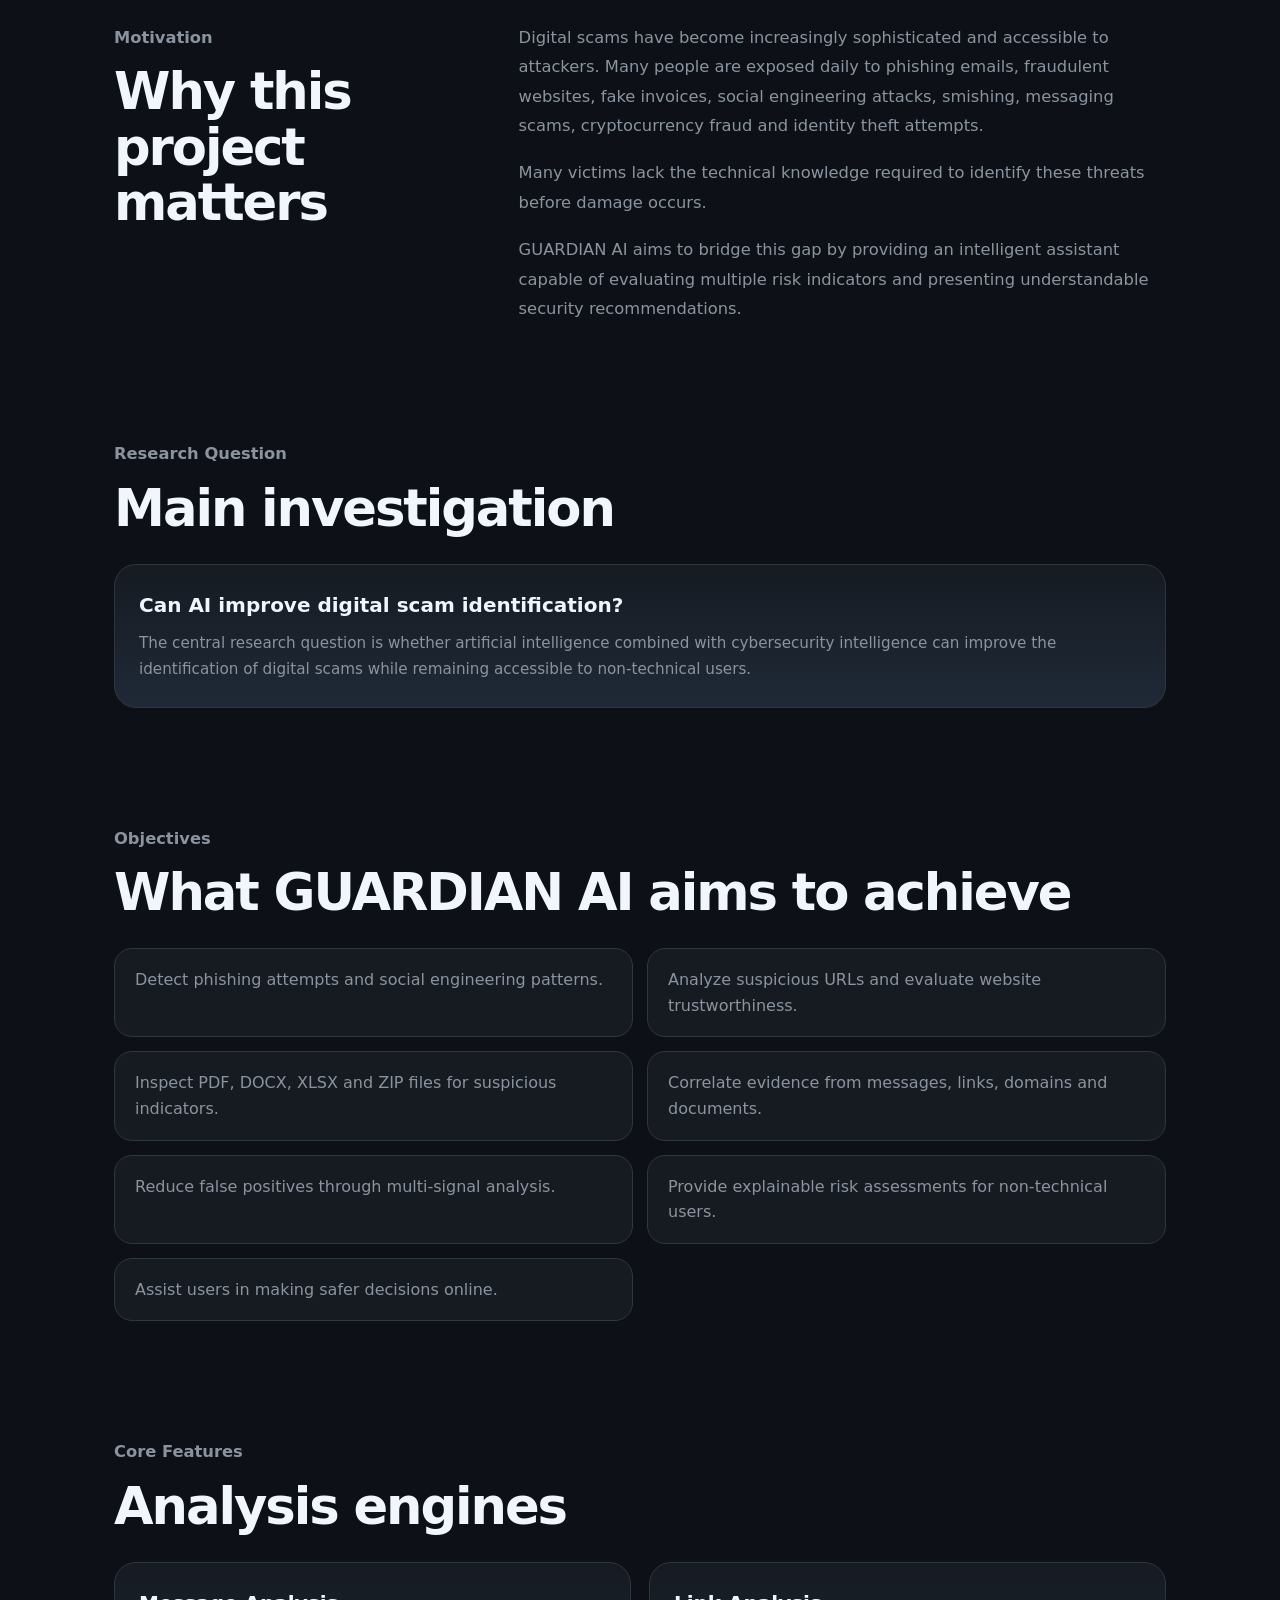
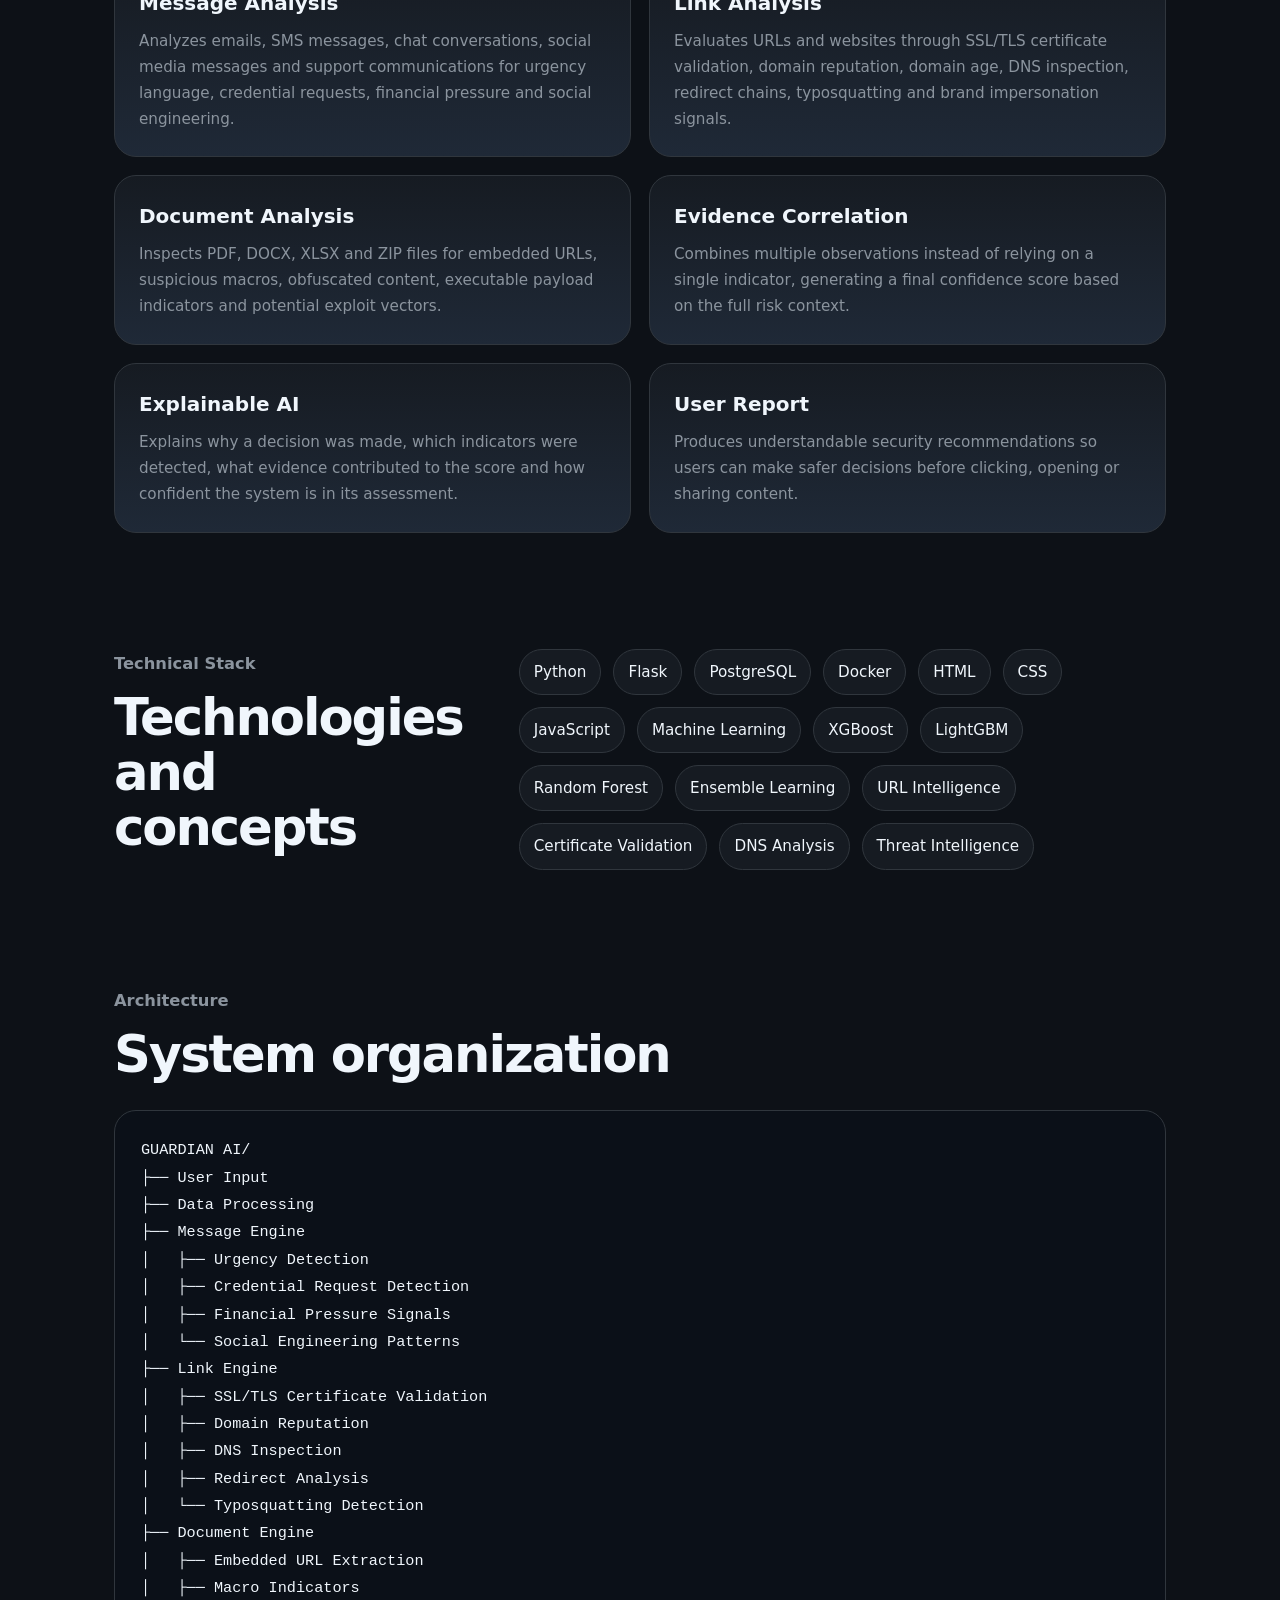
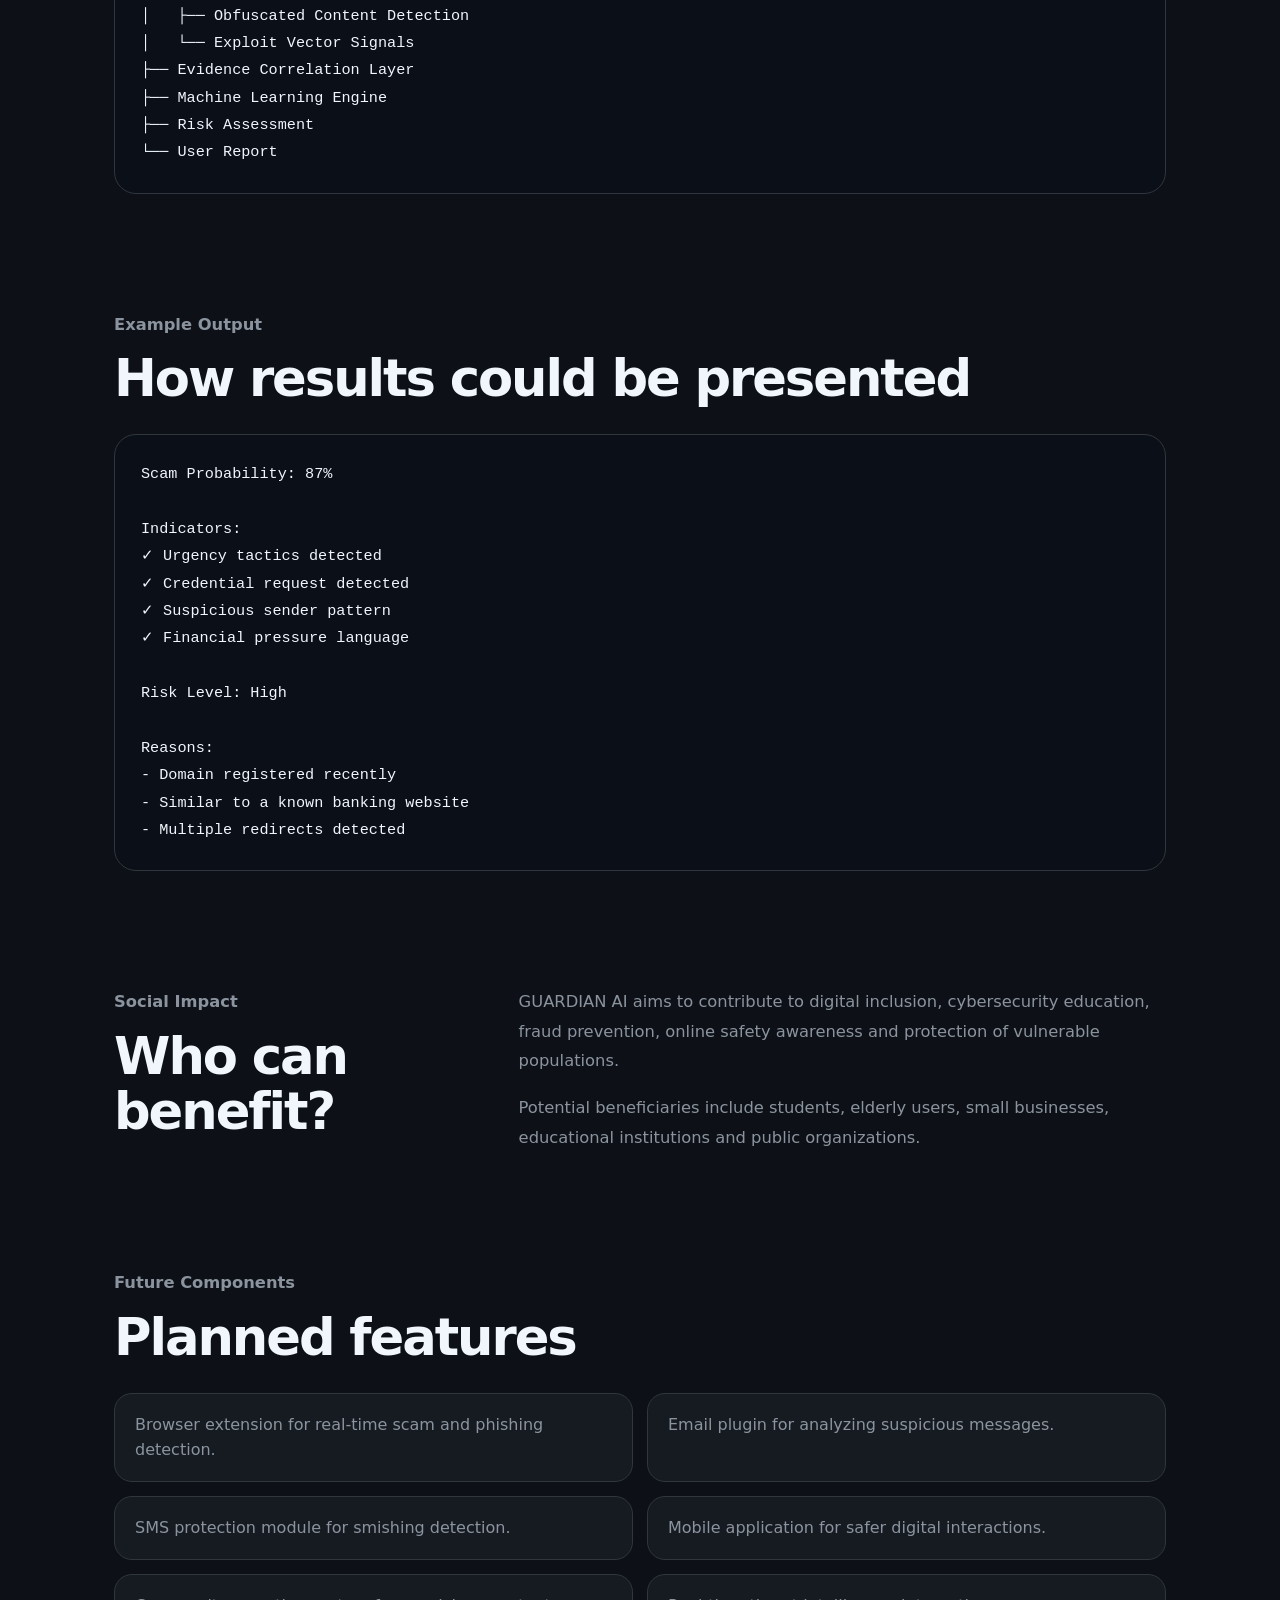
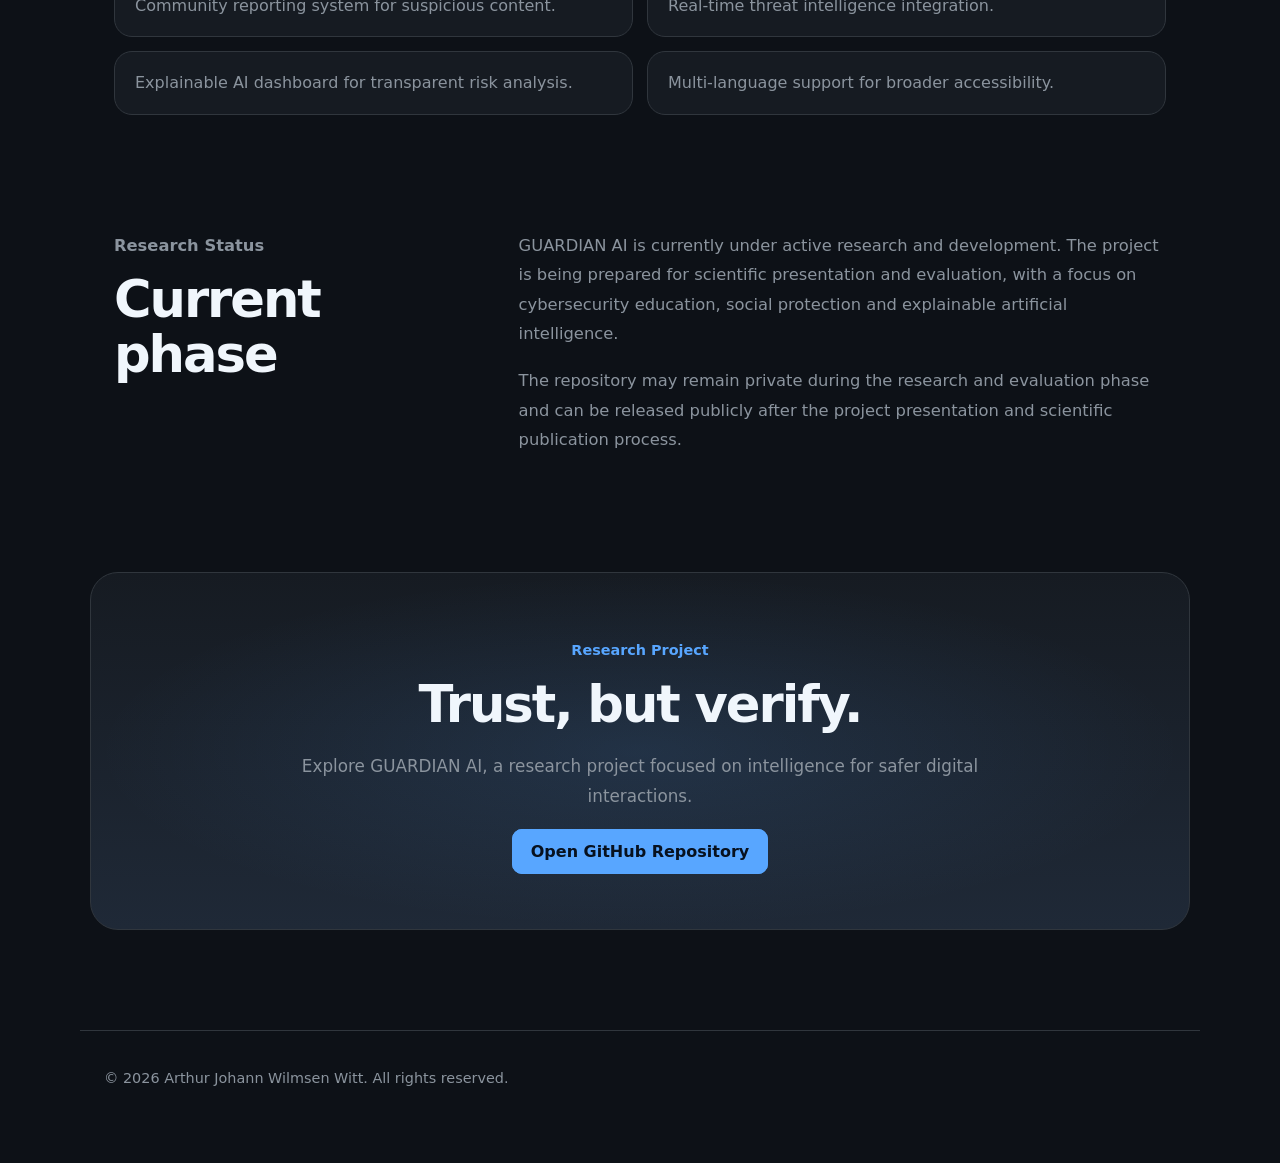
<file: projects/guardian-ai.html>
<!DOCTYPE html>
<html lang="en">
<head>
  <meta charset="UTF-8" />
  <meta name="viewport" content="width=device-width, initial-scale=1.0" />

  <title>GUARDIAN AI | Arthur Johann Wilmsen Witt</title>

  <meta
    name="description"
    content="GUARDIAN AI is an artificial intelligence and cybersecurity project focused on detecting, analyzing and preventing digital scams."
  />

  <link rel="stylesheet" href="../assets/css/home.css" />
  <link rel="stylesheet" href="../assets/css/project-detail.css" />
</head>

<body>

  <header class="site-header">
    <nav class="navbar">
      <a href="../index.html" class="logo">Arthur Johann Wilmsen Witt</a>

      <ul class="nav-links">
        <li><a href="../about.html">About</a></li>
        <li><a href="../projects.html" class="active">Projects</a></li>
        <li><a href="../research.html">Research</a></li>
        <li><a href="../achievements.html">Achievements</a></li>
        <li><a href="../cybersecurity.html">Cybersecurity</a></li>
        <li><a href="../resume.html">Resume</a></li>
      </ul>
    </nav>
  </header>

  <main>

    <section class="project-hero">
      <div class="project-hero-content">
        <span class="project-status">AI for Social Protection</span>

        <h1>GUARDIAN AI</h1>

        <p>
          Artificial intelligence for digital scam detection and prevention.
          GUARDIAN AI combines cybersecurity intelligence, machine learning,
          document inspection and evidence correlation to help users identify
          suspicious digital content.
        </p>

        <div class="project-actions">
          <a
            href="https://github.com/arthurjww/GUARDIAN"
            target="_blank"
            rel="noopener noreferrer"
            class="btn btn-primary"
          >
            View Repository
          </a>

          <a href="../projects.html" class="btn btn-secondary">
            Back to Projects
          </a>
        </div>
      </div>

      <div class="project-hero-icon">
        <img src="../assets/img/projects/guardian-ai.png" alt="GUARDIAN AI icon" />
      </div>
    </section>

    <section class="project-section">
      <div class="project-highlight-grid">
        <article>
          <span>AI</span>
          <h3>Scam Detection</h3>
          <p>
            Uses intelligent analysis to estimate whether messages, links,
            documents or interactions may be malicious.
          </p>
        </article>

        <article>
          <span>Security</span>
          <h3>Cyber Intelligence</h3>
          <p>
            Combines URL analysis, certificate validation, DNS inspection and
            website trust indicators.
          </p>
        </article>

        <article>
          <span>Explainable</span>
          <h3>Risk Assessment</h3>
          <p>
            Presents understandable reasons behind each detected risk and
            confidence score.
          </p>
        </article>

        <article>
          <span>Social</span>
          <h3>Digital Protection</h3>
          <p>
            Designed to support cybersecurity awareness, fraud prevention and
            safer online decisions.
          </p>
        </article>
      </div>
    </section>

    <section class="project-section split">
      <div>
        <p class="section-label">Overview</p>
        <h2>What is GUARDIAN AI?</h2>
      </div>

      <div>
        <p>
          GUARDIAN AI is a cybersecurity and artificial intelligence project
          focused on detecting, analyzing and preventing digital scams through
          automated evidence analysis.
        </p>

        <p>
          The platform combines machine learning, document inspection, website
          intelligence and fraud detection techniques to identify suspicious
          digital content and estimate the likelihood that a message, website,
          document or interaction is malicious.
        </p>

        <p>
          The project is being developed as a research initiative focused on
          applying artificial intelligence to social protection, cybersecurity
          awareness and digital fraud prevention.
        </p>
      </div>
    </section>

    <section class="project-section split">
      <div>
        <p class="section-label">Motivation</p>
        <h2>Why this project matters</h2>
      </div>

      <div>
        <p>
          Digital scams have become increasingly sophisticated and accessible
          to attackers. Many people are exposed daily to phishing emails,
          fraudulent websites, fake invoices, social engineering attacks,
          smishing, messaging scams, cryptocurrency fraud and identity theft
          attempts.
        </p>

        <p>
          Many victims lack the technical knowledge required to identify these
          threats before damage occurs.
        </p>

        <p>
          GUARDIAN AI aims to bridge this gap by providing an intelligent
          assistant capable of evaluating multiple risk indicators and
          presenting understandable security recommendations.
        </p>
      </div>
    </section>

    <section class="project-section">
      <div class="section-heading">
        <p class="section-label">Research Question</p>
        <h2>Main investigation</h2>
      </div>

      <div class="method-card">
        <h3>Can AI improve digital scam identification?</h3>
        <p>
          The central research question is whether artificial intelligence
          combined with cybersecurity intelligence can improve the identification
          of digital scams while remaining accessible to non-technical users.
        </p>
      </div>
    </section>

    <section class="project-section">
      <div class="section-heading">
        <p class="section-label">Objectives</p>
        <h2>What GUARDIAN AI aims to achieve</h2>
      </div>

      <div class="feature-list">
        <div>Detect phishing attempts and social engineering patterns.</div>
        <div>Analyze suspicious URLs and evaluate website trustworthiness.</div>
        <div>Inspect PDF, DOCX, XLSX and ZIP files for suspicious indicators.</div>
        <div>Correlate evidence from messages, links, domains and documents.</div>
        <div>Reduce false positives through multi-signal analysis.</div>
        <div>Provide explainable risk assessments for non-technical users.</div>
        <div>Assist users in making safer decisions online.</div>
      </div>
    </section>

    <section class="project-section">
      <div class="section-heading">
        <p class="section-label">Core Features</p>
        <h2>Analysis engines</h2>
      </div>

      <div class="method-grid">
        <article class="method-card">
          <h3>Message Analysis</h3>
          <p>
            Analyzes emails, SMS messages, chat conversations, social media
            messages and support communications for urgency language,
            credential requests, financial pressure and social engineering.
          </p>
        </article>

        <article class="method-card">
          <h3>Link Analysis</h3>
          <p>
            Evaluates URLs and websites through SSL/TLS certificate validation,
            domain reputation, domain age, DNS inspection, redirect chains,
            typosquatting and brand impersonation signals.
          </p>
        </article>

        <article class="method-card">
          <h3>Document Analysis</h3>
          <p>
            Inspects PDF, DOCX, XLSX and ZIP files for embedded URLs,
            suspicious macros, obfuscated content, executable payload indicators
            and potential exploit vectors.
          </p>
        </article>

        <article class="method-card">
          <h3>Evidence Correlation</h3>
          <p>
            Combines multiple observations instead of relying on a single
            indicator, generating a final confidence score based on the full
            risk context.
          </p>
        </article>

        <article class="method-card">
          <h3>Explainable AI</h3>
          <p>
            Explains why a decision was made, which indicators were detected,
            what evidence contributed to the score and how confident the system
            is in its assessment.
          </p>
        </article>

        <article class="method-card">
          <h3>User Report</h3>
          <p>
            Produces understandable security recommendations so users can make
            safer decisions before clicking, opening or sharing content.
          </p>
        </article>
      </div>
    </section>

    <section class="project-section split">
      <div>
        <p class="section-label">Technical Stack</p>
        <h2>Technologies and concepts</h2>
      </div>

      <div class="tech-list">
        <span>Python</span>
        <span>Flask</span>
        <span>PostgreSQL</span>
        <span>Docker</span>
        <span>HTML</span>
        <span>CSS</span>
        <span>JavaScript</span>
        <span>Machine Learning</span>
        <span>XGBoost</span>
        <span>LightGBM</span>
        <span>Random Forest</span>
        <span>Ensemble Learning</span>
        <span>URL Intelligence</span>
        <span>Certificate Validation</span>
        <span>DNS Analysis</span>
        <span>Threat Intelligence</span>
      </div>
    </section>

    <section class="project-section">
      <div class="section-heading">
        <p class="section-label">Architecture</p>
        <h2>System organization</h2>
      </div>

      <pre class="code-block"><code>GUARDIAN AI/
├── User Input
├── Data Processing
├── Message Engine
│   ├── Urgency Detection
│   ├── Credential Request Detection
│   ├── Financial Pressure Signals
│   └── Social Engineering Patterns
├── Link Engine
│   ├── SSL/TLS Certificate Validation
│   ├── Domain Reputation
│   ├── DNS Inspection
│   ├── Redirect Analysis
│   └── Typosquatting Detection
├── Document Engine
│   ├── Embedded URL Extraction
│   ├── Macro Indicators
│   ├── Obfuscated Content Detection
│   └── Exploit Vector Signals
├── Evidence Correlation Layer
├── Machine Learning Engine
├── Risk Assessment
└── User Report</code></pre>
    </section>

    <section class="project-section">
      <div class="section-heading">
        <p class="section-label">Example Output</p>
        <h2>How results could be presented</h2>
      </div>

      <pre class="code-block"><code>Scam Probability: 87%

Indicators:
✓ Urgency tactics detected
✓ Credential request detected
✓ Suspicious sender pattern
✓ Financial pressure language

Risk Level: High

Reasons:
- Domain registered recently
- Similar to a known banking website
- Multiple redirects detected</code></pre>
    </section>

    <section class="project-section split">
      <div>
        <p class="section-label">Social Impact</p>
        <h2>Who can benefit?</h2>
      </div>

      <div>
        <p>
          GUARDIAN AI aims to contribute to digital inclusion, cybersecurity
          education, fraud prevention, online safety awareness and protection
          of vulnerable populations.
        </p>

        <p>
          Potential beneficiaries include students, elderly users, small
          businesses, educational institutions and public organizations.
        </p>
      </div>
    </section>

    <section class="project-section">
      <div class="section-heading">
        <p class="section-label">Future Components</p>
        <h2>Planned features</h2>
      </div>

      <div class="feature-list">
        <div>Browser extension for real-time scam and phishing detection.</div>
        <div>Email plugin for analyzing suspicious messages.</div>
        <div>SMS protection module for smishing detection.</div>
        <div>Mobile application for safer digital interactions.</div>
        <div>Community reporting system for suspicious content.</div>
        <div>Real-time threat intelligence integration.</div>
        <div>Explainable AI dashboard for transparent risk analysis.</div>
        <div>Multi-language support for broader accessibility.</div>
      </div>
    </section>

    <section class="project-section split">
      <div>
        <p class="section-label">Research Status</p>
        <h2>Current phase</h2>
      </div>

      <div>
        <p>
          GUARDIAN AI is currently under active research and development. The
          project is being prepared for scientific presentation and evaluation,
          with a focus on cybersecurity education, social protection and
          explainable artificial intelligence.
        </p>

        <p>
          The repository may remain private during the research and evaluation
          phase and can be released publicly after the project presentation and
          scientific publication process.
        </p>
      </div>
    </section>

    <section class="project-cta">
      <span>Research Project</span>

      <h2>Trust, but verify.</h2>

      <p>
        Explore GUARDIAN AI, a research project focused on intelligence for
        safer digital interactions.
      </p>

      <a
        href="https://github.com/arthurjww/GUARDIAN"
        target="_blank"
        rel="noopener noreferrer"
        class="btn btn-primary"
      >
        Open GitHub Repository
      </a>
    </section>

  </main>

  <footer class="site-footer">
    <p>© 2026 Arthur Johann Wilmsen Witt. All rights reserved.</p>
  </footer>

</body>
</html>
</file>
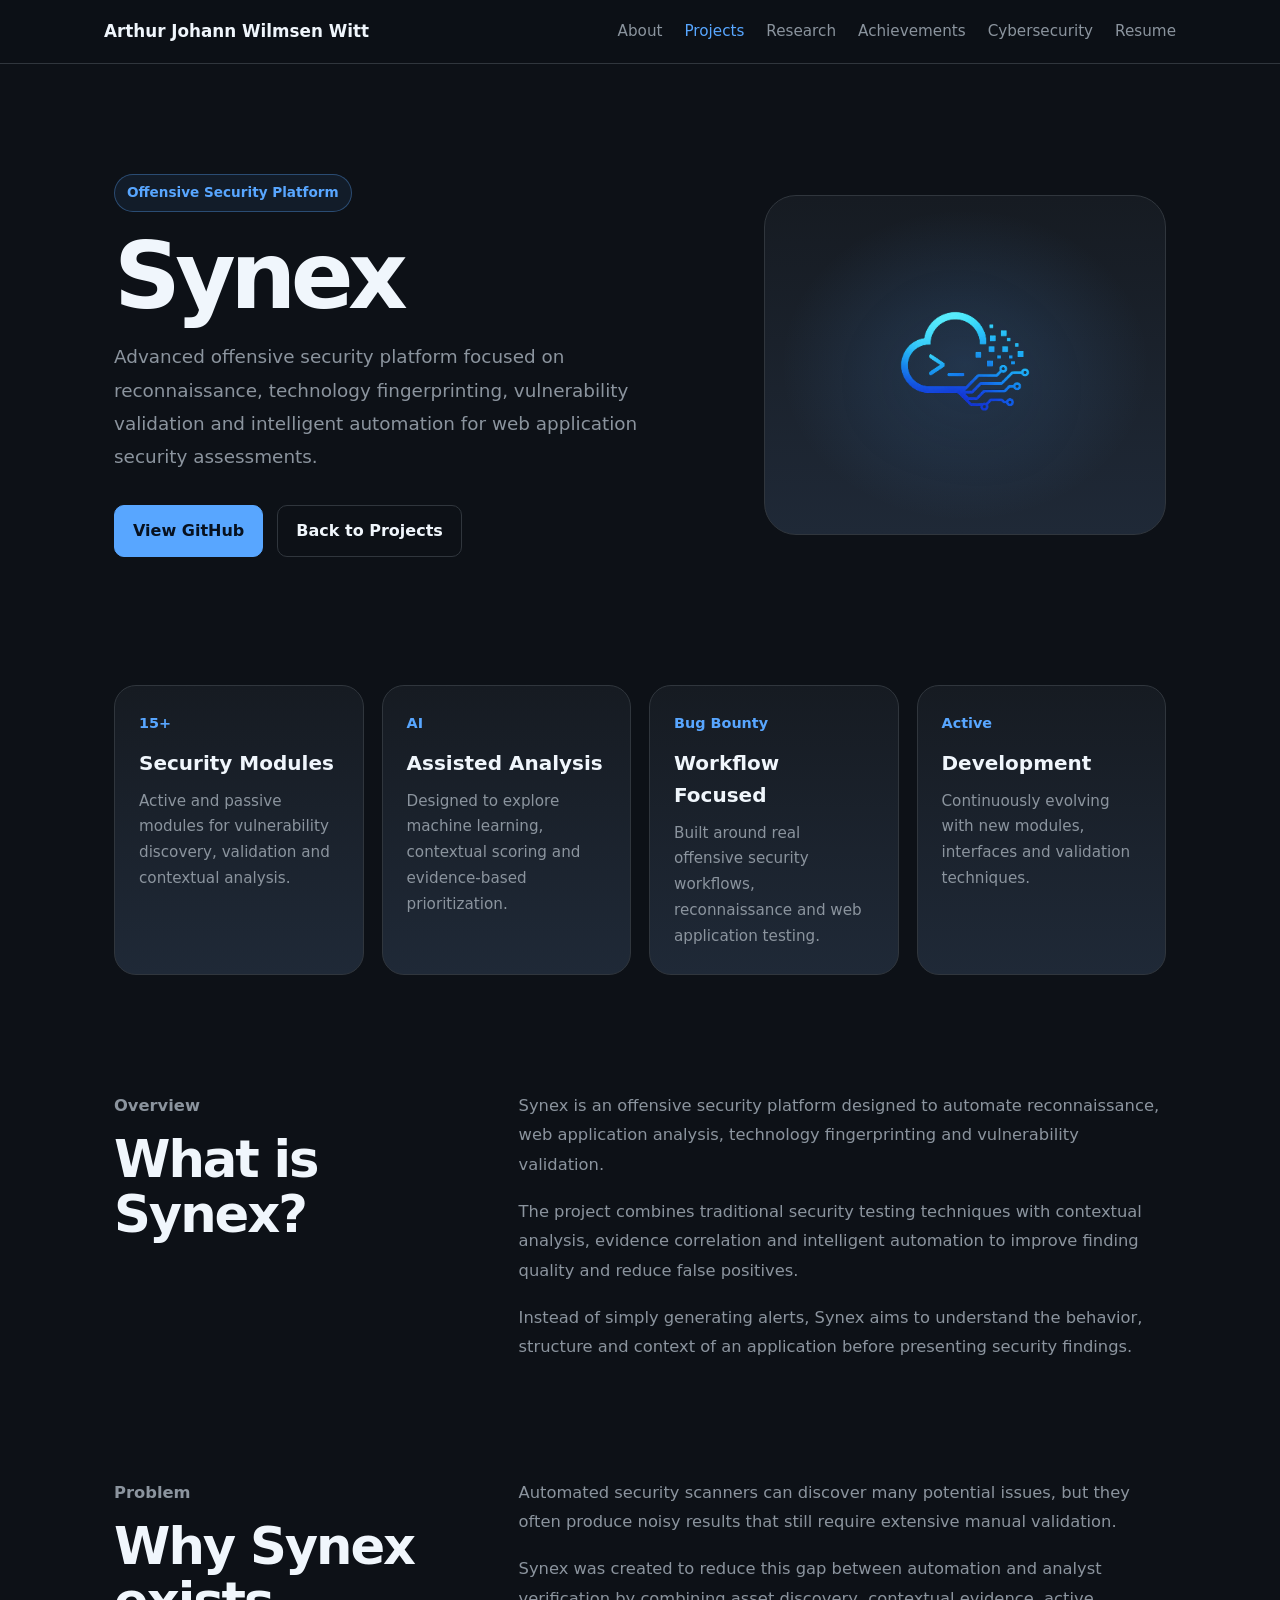
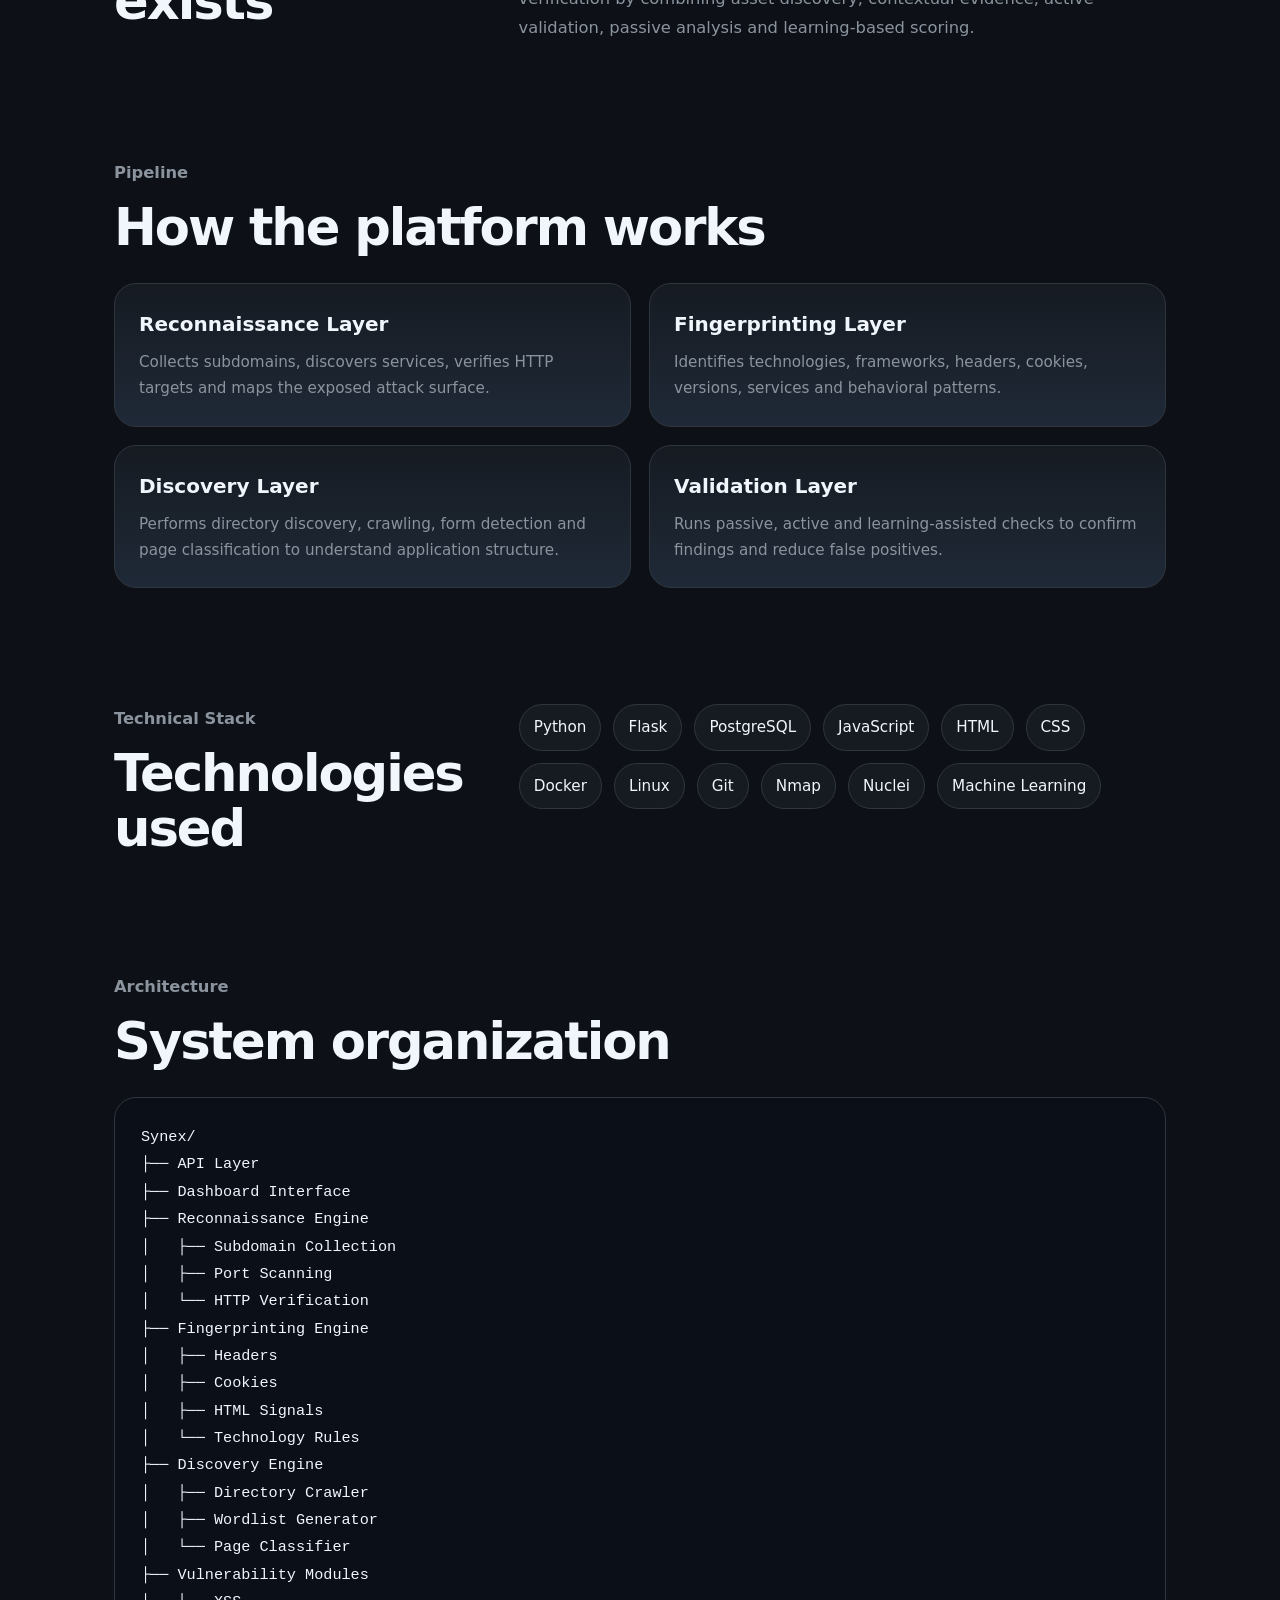
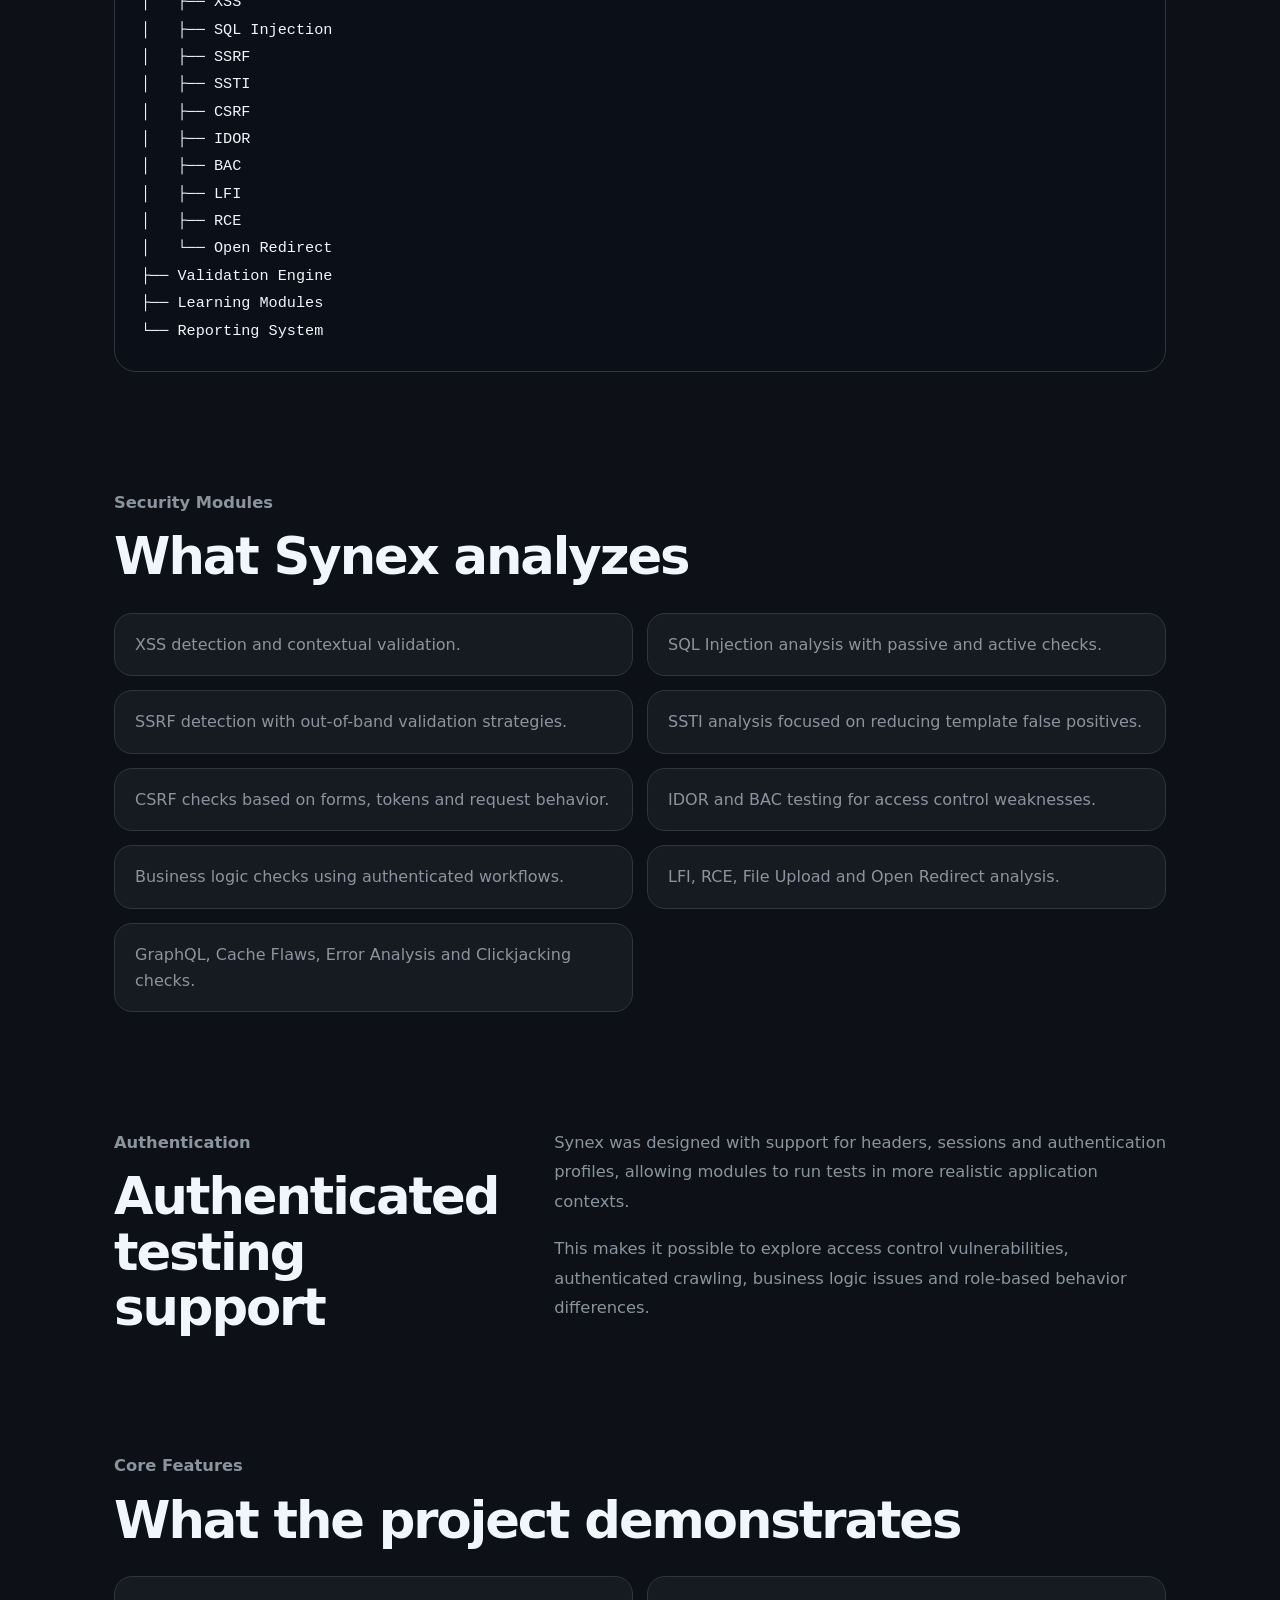
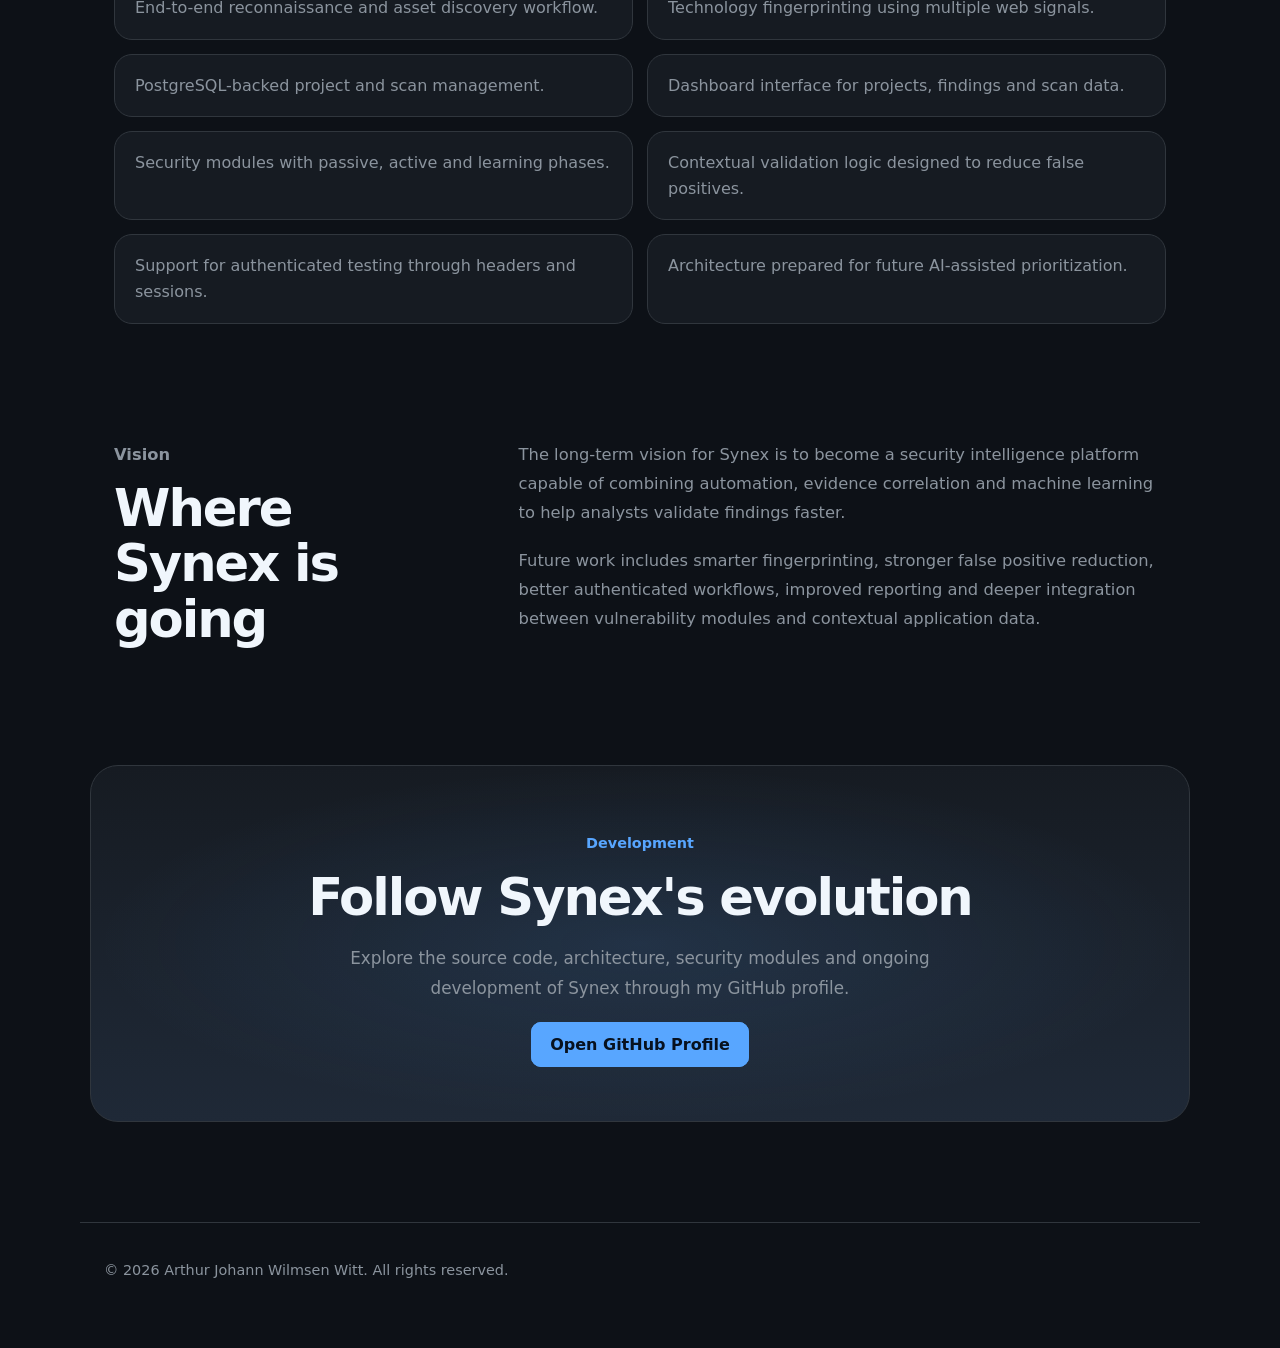
<file: projects/synex.html>
<!DOCTYPE html>
<html lang="en">
<head>
  <meta charset="UTF-8" />
  <meta name="viewport" content="width=device-width, initial-scale=1.0" />

  <title>Synex | Arthur Johann Wilmsen Witt</title>

  <meta
    name="description"
    content="Synex is an offensive security platform focused on reconnaissance, technology fingerprinting, vulnerability validation and intelligent automation."
  />

  <link rel="stylesheet" href="../assets/css/home.css" />
  <link rel="stylesheet" href="../assets/css/project-detail.css" />
</head>

<body>

  <header class="site-header">
    <nav class="navbar">
      <a href="../index.html" class="logo">Arthur Johann Wilmsen Witt</a>

      <ul class="nav-links">
        <li><a href="../about.html">About</a></li>
        <li><a href="../projects.html" class="active">Projects</a></li>
        <li><a href="../research.html">Research</a></li>
        <li><a href="../achievements.html">Achievements</a></li>
        <li><a href="../cybersecurity.html">Cybersecurity</a></li>
        <li><a href="../resume.html">Resume</a></li>
      </ul>
    </nav>
  </header>

  <main>

    <section class="project-hero">
      <div class="project-hero-content">
        <span class="project-status">Offensive Security Platform</span>

        <h1>Synex</h1>

        <p>
          Advanced offensive security platform focused on reconnaissance,
          technology fingerprinting, vulnerability validation and intelligent
          automation for web application security assessments.
        </p>

        <div class="project-actions">
          <a
            href="https://github.com/arthurjww"
            target="_blank"
            rel="noopener noreferrer"
            class="btn btn-primary"
          >
            View GitHub
          </a>

          <a href="../projects.html" class="btn btn-secondary">
            Back to Projects
          </a>
        </div>
      </div>

      <div class="project-hero-icon">
        <img src="../assets/img/projects/synex.png" alt="Synex icon" />
      </div>
    </section>

    <section class="project-section">
      <div class="project-highlight-grid">
        <article>
          <span>15+</span>
          <h3>Security Modules</h3>
          <p>
            Active and passive modules for vulnerability discovery,
            validation and contextual analysis.
          </p>
        </article>

        <article>
          <span>AI</span>
          <h3>Assisted Analysis</h3>
          <p>
            Designed to explore machine learning, contextual scoring and
            evidence-based prioritization.
          </p>
        </article>

        <article>
          <span>Bug Bounty</span>
          <h3>Workflow Focused</h3>
          <p>
            Built around real offensive security workflows, reconnaissance
            and web application testing.
          </p>
        </article>

        <article>
          <span>Active</span>
          <h3>Development</h3>
          <p>
            Continuously evolving with new modules, interfaces and validation
            techniques.
          </p>
        </article>
      </div>
    </section>

    <section class="project-section split">
      <div>
        <p class="section-label">Overview</p>
        <h2>What is Synex?</h2>
      </div>

      <div>
        <p>
          Synex is an offensive security platform designed to automate
          reconnaissance, web application analysis, technology fingerprinting
          and vulnerability validation.
        </p>

        <p>
          The project combines traditional security testing techniques with
          contextual analysis, evidence correlation and intelligent automation
          to improve finding quality and reduce false positives.
        </p>

        <p>
          Instead of simply generating alerts, Synex aims to understand the
          behavior, structure and context of an application before presenting
          security findings.
        </p>
      </div>
    </section>

    <section class="project-section split">
      <div>
        <p class="section-label">Problem</p>
        <h2>Why Synex exists</h2>
      </div>

      <div>
        <p>
          Automated security scanners can discover many potential issues, but
          they often produce noisy results that still require extensive manual
          validation.
        </p>

        <p>
          Synex was created to reduce this gap between automation and analyst
          verification by combining asset discovery, contextual evidence,
          active validation, passive analysis and learning-based scoring.
        </p>
      </div>
    </section>

    <section class="project-section">
      <div class="section-heading">
        <p class="section-label">Pipeline</p>
        <h2>How the platform works</h2>
      </div>

      <div class="method-grid">
        <article class="method-card">
          <h3>Reconnaissance Layer</h3>
          <p>
            Collects subdomains, discovers services, verifies HTTP targets and
            maps the exposed attack surface.
          </p>
        </article>

        <article class="method-card">
          <h3>Fingerprinting Layer</h3>
          <p>
            Identifies technologies, frameworks, headers, cookies, versions,
            services and behavioral patterns.
          </p>
        </article>

        <article class="method-card">
          <h3>Discovery Layer</h3>
          <p>
            Performs directory discovery, crawling, form detection and page
            classification to understand application structure.
          </p>
        </article>

        <article class="method-card">
          <h3>Validation Layer</h3>
          <p>
            Runs passive, active and learning-assisted checks to confirm
            findings and reduce false positives.
          </p>
        </article>
      </div>
    </section>

    <section class="project-section split">
      <div>
        <p class="section-label">Technical Stack</p>
        <h2>Technologies used</h2>
      </div>

      <div class="tech-list">
        <span>Python</span>
        <span>Flask</span>
        <span>PostgreSQL</span>
        <span>JavaScript</span>
        <span>HTML</span>
        <span>CSS</span>
        <span>Docker</span>
        <span>Linux</span>
        <span>Git</span>
        <span>Nmap</span>
        <span>Nuclei</span>
        <span>Machine Learning</span>
      </div>
    </section>

    <section class="project-section">
      <div class="section-heading">
        <p class="section-label">Architecture</p>
        <h2>System organization</h2>
      </div>

      <pre class="code-block"><code>Synex/
├── API Layer
├── Dashboard Interface
├── Reconnaissance Engine
│   ├── Subdomain Collection
│   ├── Port Scanning
│   └── HTTP Verification
├── Fingerprinting Engine
│   ├── Headers
│   ├── Cookies
│   ├── HTML Signals
│   └── Technology Rules
├── Discovery Engine
│   ├── Directory Crawler
│   ├── Wordlist Generator
│   └── Page Classifier
├── Vulnerability Modules
│   ├── XSS
│   ├── SQL Injection
│   ├── SSRF
│   ├── SSTI
│   ├── CSRF
│   ├── IDOR
│   ├── BAC
│   ├── LFI
│   ├── RCE
│   └── Open Redirect
├── Validation Engine
├── Learning Modules
└── Reporting System</code></pre>
    </section>

    <section class="project-section">
      <div class="section-heading">
        <p class="section-label">Security Modules</p>
        <h2>What Synex analyzes</h2>
      </div>

      <div class="feature-list">
        <div>XSS detection and contextual validation.</div>
        <div>SQL Injection analysis with passive and active checks.</div>
        <div>SSRF detection with out-of-band validation strategies.</div>
        <div>SSTI analysis focused on reducing template false positives.</div>
        <div>CSRF checks based on forms, tokens and request behavior.</div>
        <div>IDOR and BAC testing for access control weaknesses.</div>
        <div>Business logic checks using authenticated workflows.</div>
        <div>LFI, RCE, File Upload and Open Redirect analysis.</div>
        <div>GraphQL, Cache Flaws, Error Analysis and Clickjacking checks.</div>
      </div>
    </section>

    <section class="project-section split">
      <div>
        <p class="section-label">Authentication</p>
        <h2>Authenticated testing support</h2>
      </div>

      <div>
        <p>
          Synex was designed with support for headers, sessions and
          authentication profiles, allowing modules to run tests in more
          realistic application contexts.
        </p>

        <p>
          This makes it possible to explore access control vulnerabilities,
          authenticated crawling, business logic issues and role-based
          behavior differences.
        </p>
      </div>
    </section>

    <section class="project-section">
      <div class="section-heading">
        <p class="section-label">Core Features</p>
        <h2>What the project demonstrates</h2>
      </div>

      <div class="feature-list">
        <div>End-to-end reconnaissance and asset discovery workflow.</div>
        <div>Technology fingerprinting using multiple web signals.</div>
        <div>PostgreSQL-backed project and scan management.</div>
        <div>Dashboard interface for projects, findings and scan data.</div>
        <div>Security modules with passive, active and learning phases.</div>
        <div>Contextual validation logic designed to reduce false positives.</div>
        <div>Support for authenticated testing through headers and sessions.</div>
        <div>Architecture prepared for future AI-assisted prioritization.</div>
      </div>
    </section>

    <section class="project-section split">
      <div>
        <p class="section-label">Vision</p>
        <h2>Where Synex is going</h2>
      </div>

      <div>
        <p>
          The long-term vision for Synex is to become a security intelligence
          platform capable of combining automation, evidence correlation and
          machine learning to help analysts validate findings faster.
        </p>

        <p>
          Future work includes smarter fingerprinting, stronger false positive
          reduction, better authenticated workflows, improved reporting and
          deeper integration between vulnerability modules and contextual
          application data.
        </p>
      </div>
    </section>

    <section class="project-cta">
      <span>Development</span>

      <h2>Follow Synex's evolution</h2>

      <p>
        Explore the source code, architecture, security modules and ongoing
        development of Synex through my GitHub profile.
      </p>

      <a
        href="https://github.com/arthurjww"
        target="_blank"
        rel="noopener noreferrer"
        class="btn btn-primary"
      >
        Open GitHub Profile
      </a>
    </section>

  </main>

  <footer class="site-footer">
    <p>© 2026 Arthur Johann Wilmsen Witt. All rights reserved.</p>
  </footer>

</body>
</html>
</file>
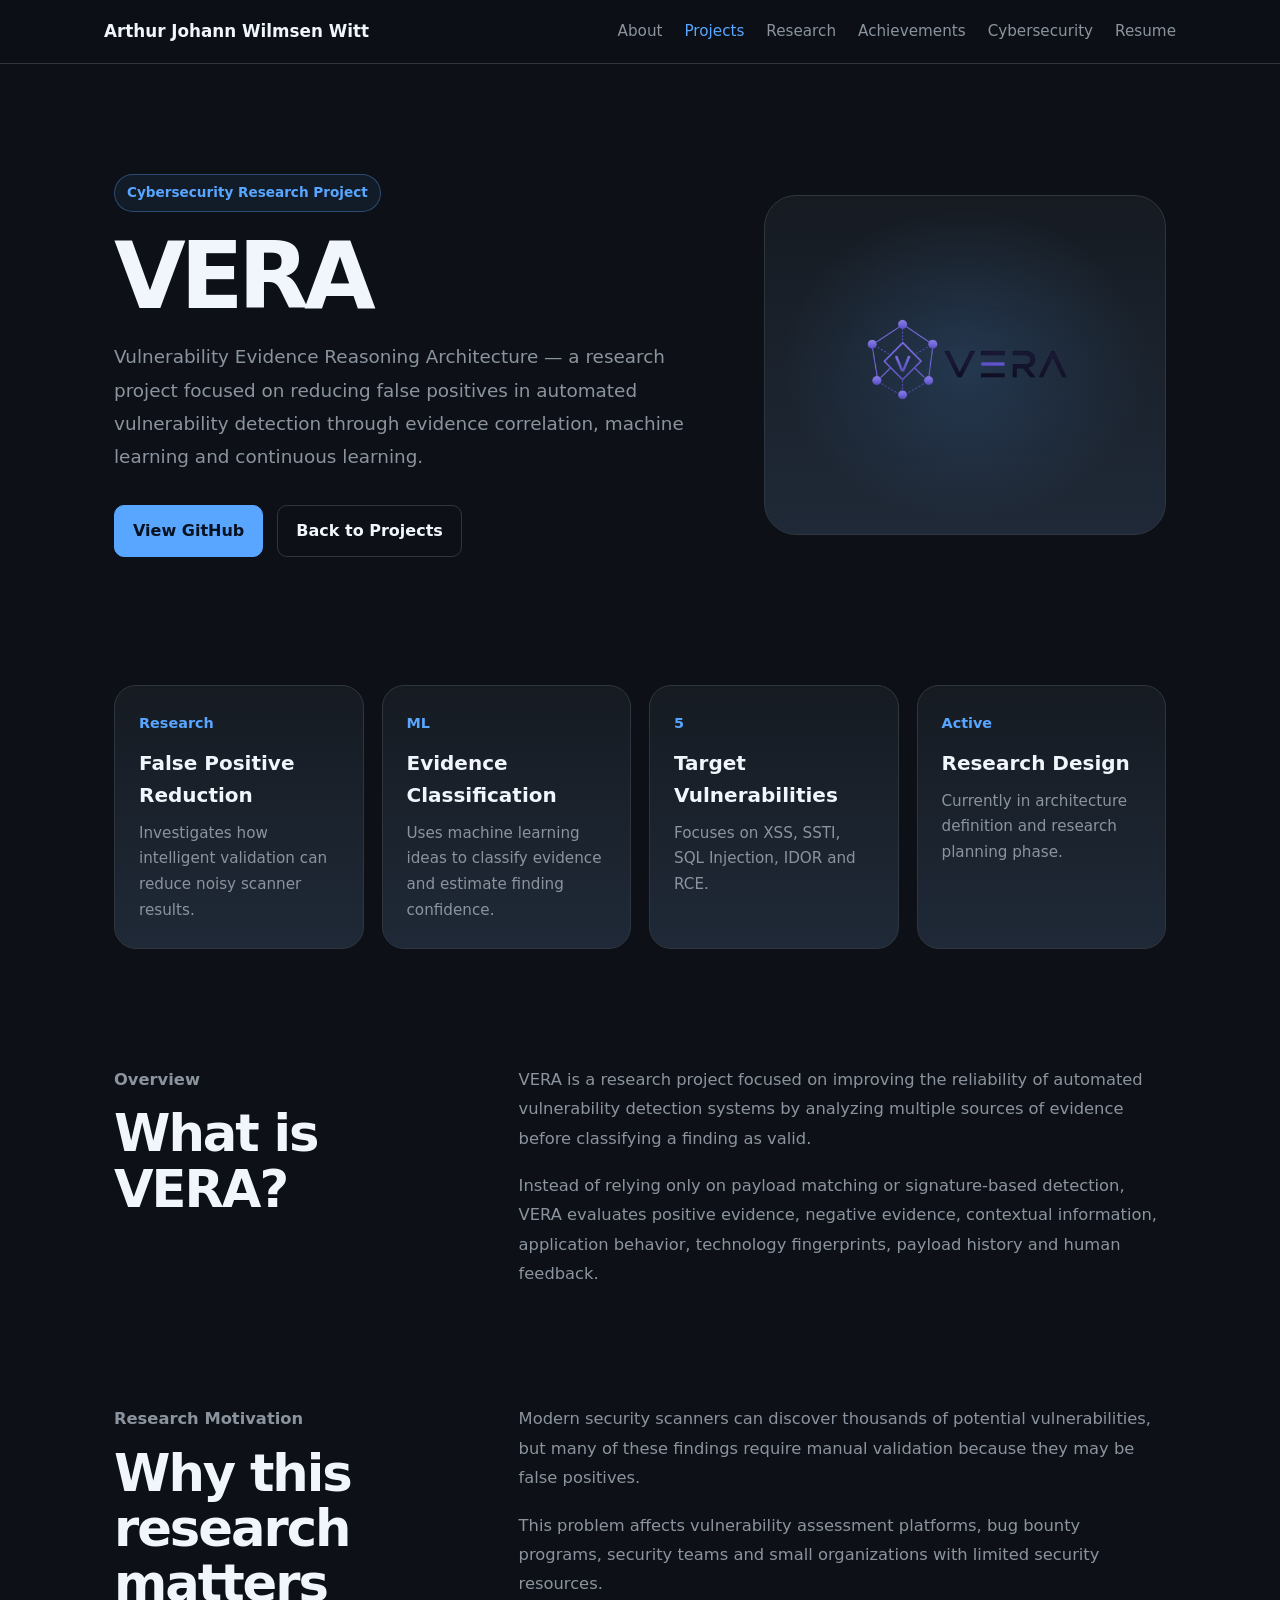
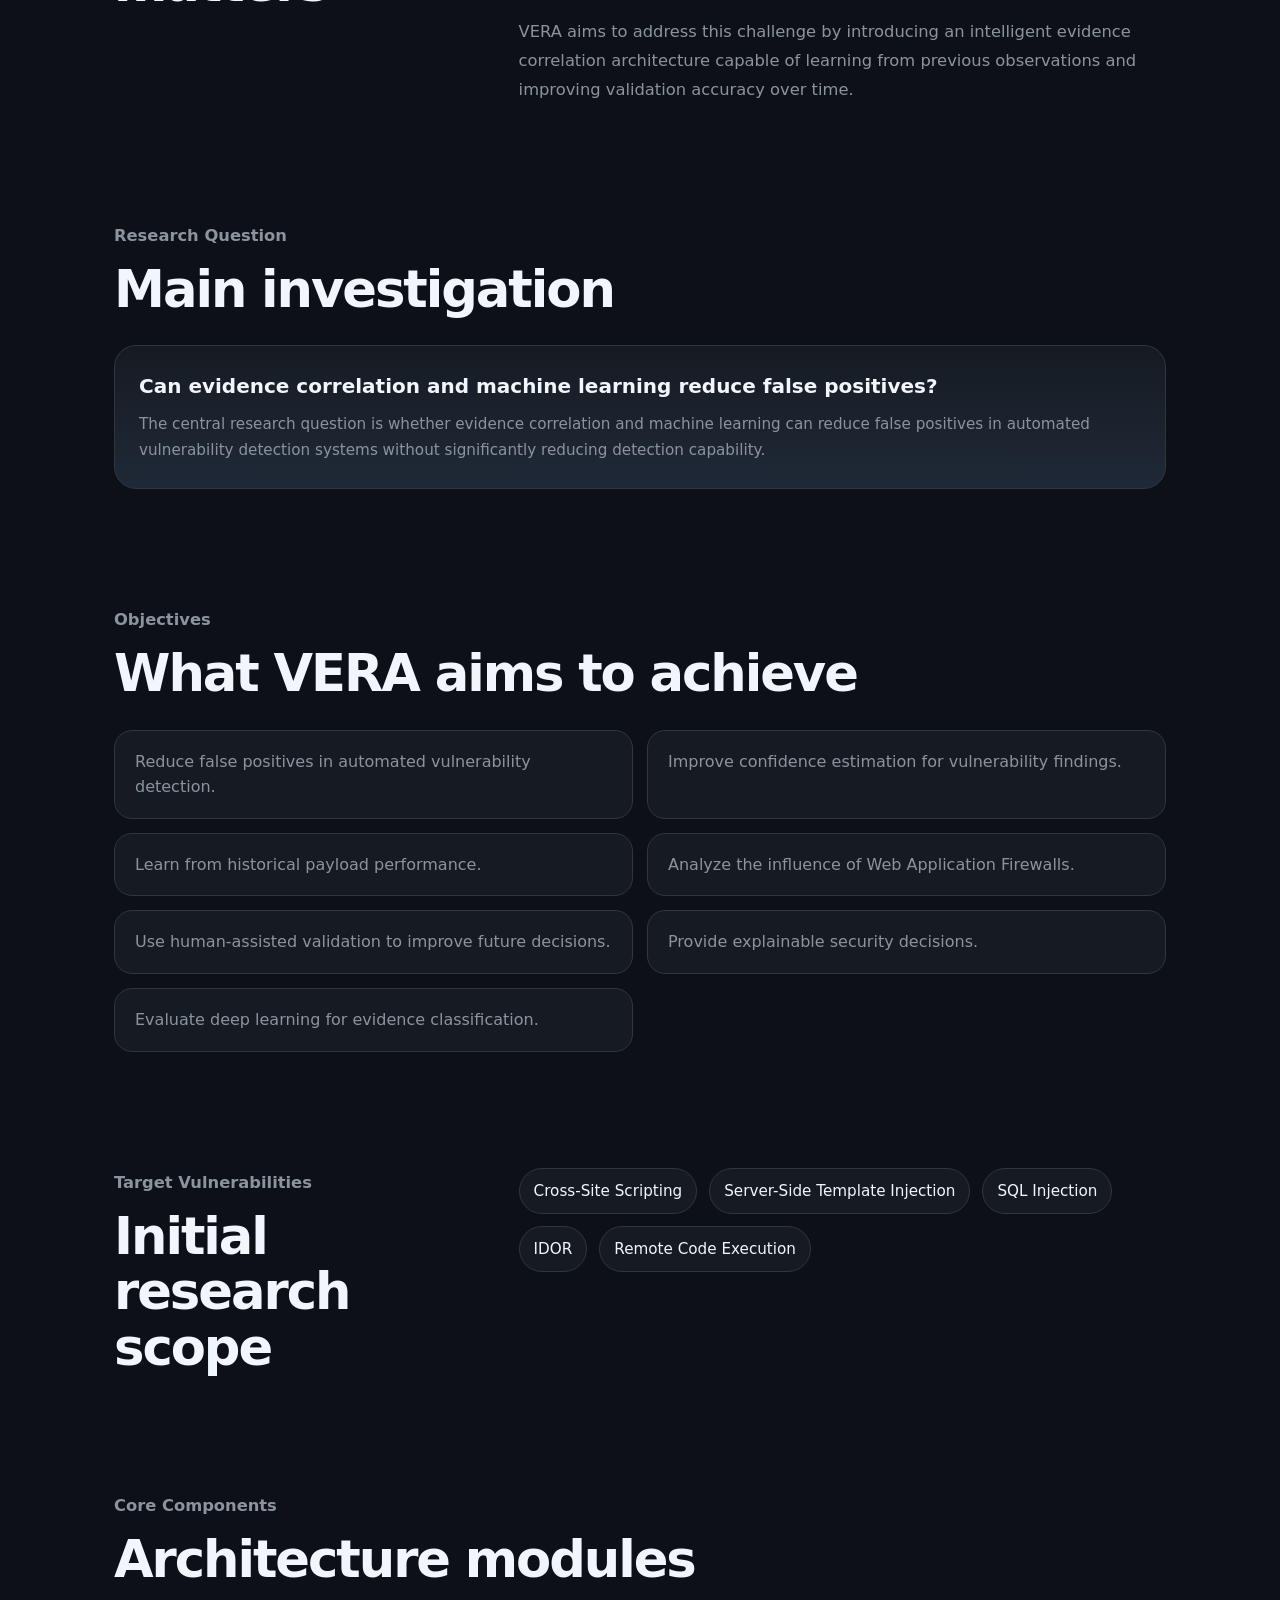
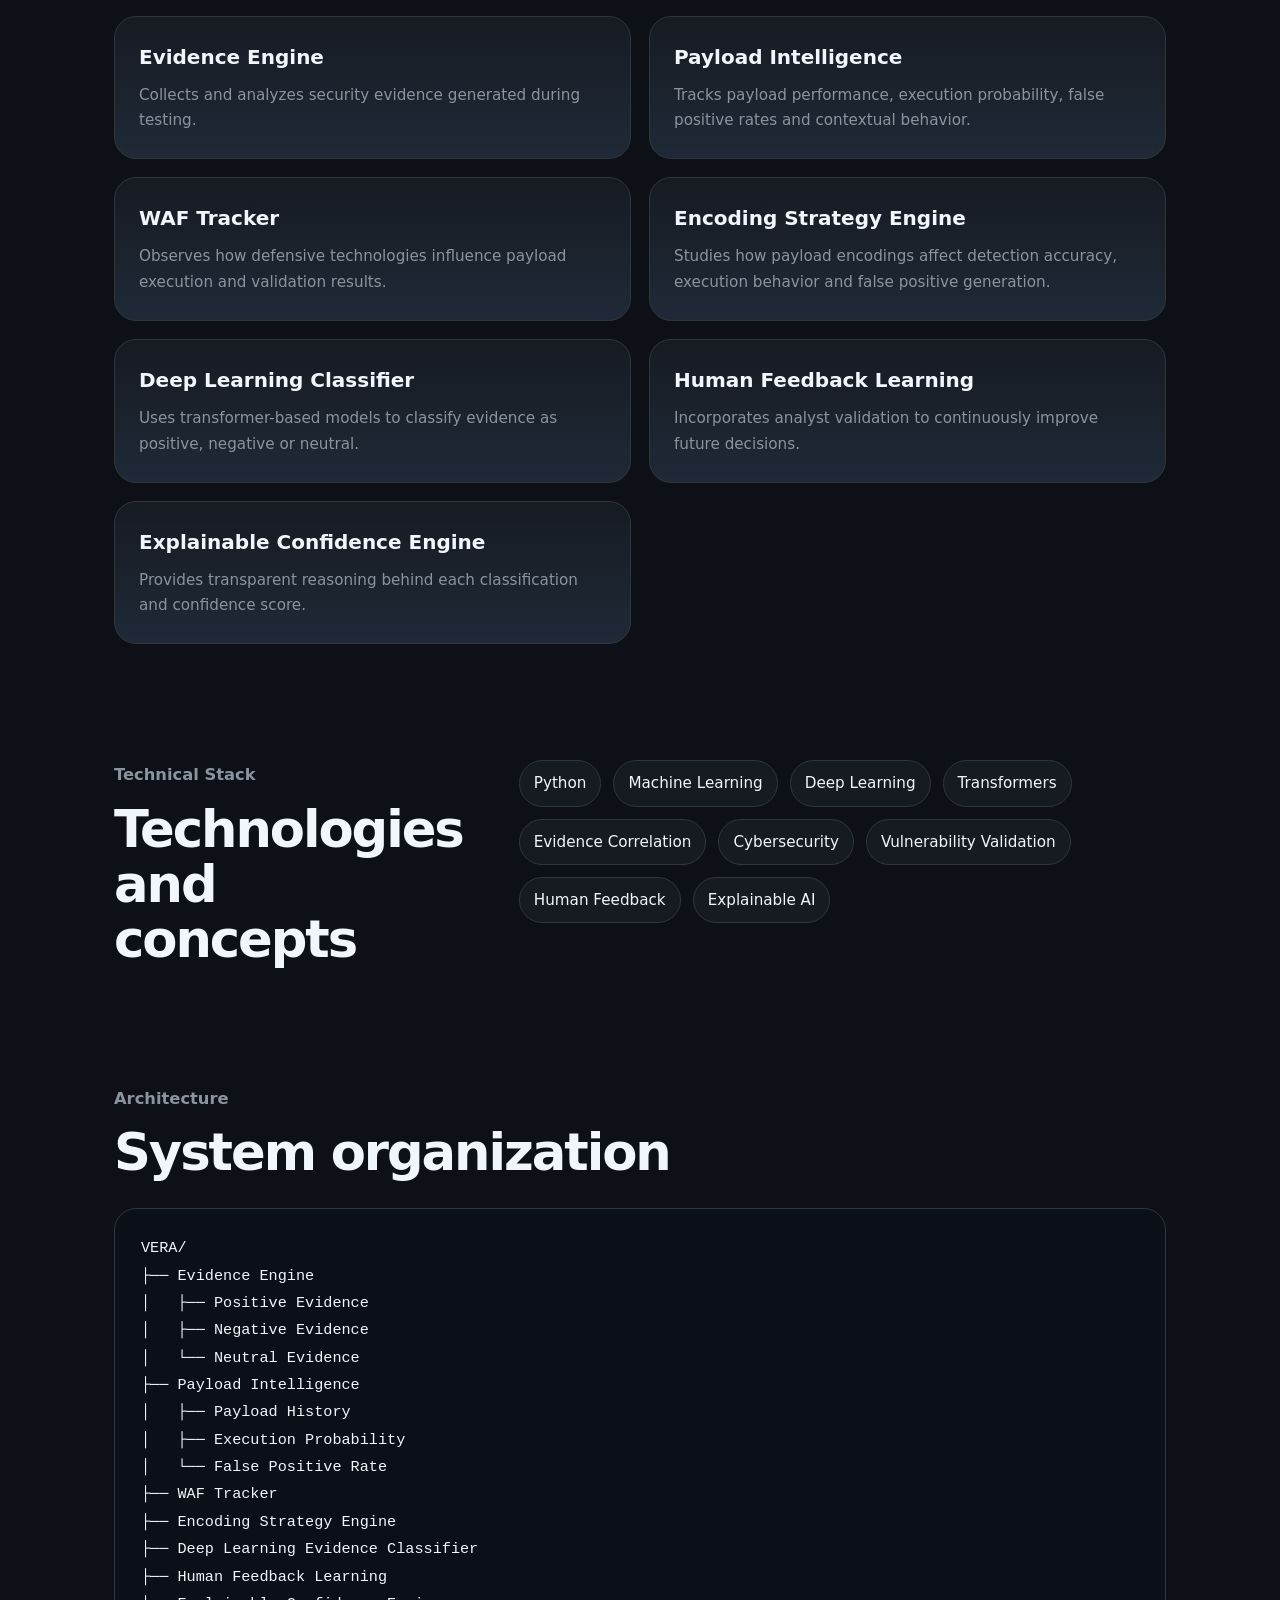
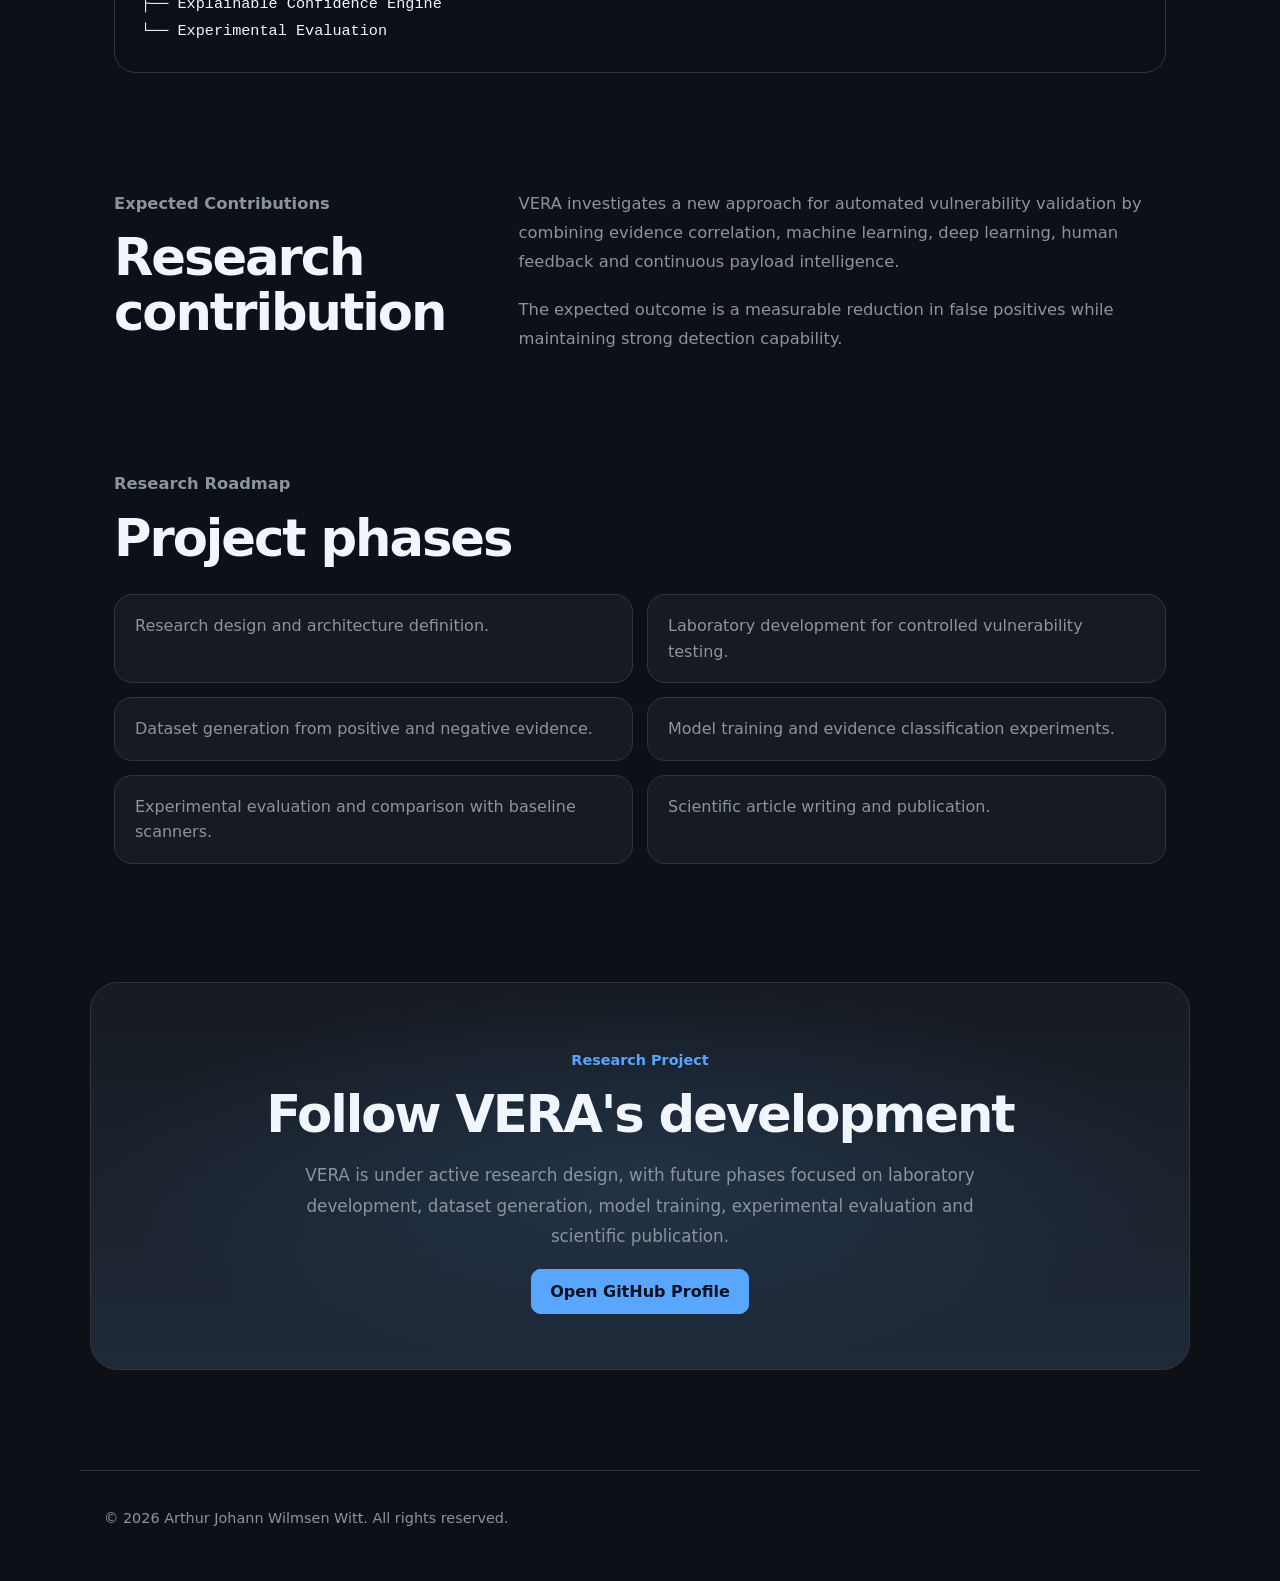
<file: projects/vera.html>
<!DOCTYPE html>
<html lang="en">
<head>
  <meta charset="UTF-8" />
  <meta name="viewport" content="width=device-width, initial-scale=1.0" />

  <title>VERA | Arthur Johann Wilmsen Witt</title>

  <meta
    name="description"
    content="VERA is a research project focused on reducing false positives in automated vulnerability detection through evidence correlation, machine learning and continuous learning."
  />

  <link rel="stylesheet" href="../assets/css/home.css" />
  <link rel="stylesheet" href="../assets/css/project-detail.css" />
</head>

<body>

  <header class="site-header">
    <nav class="navbar">
      <a href="../index.html" class="logo">Arthur Johann Wilmsen Witt</a>

      <ul class="nav-links">
        <li><a href="../about.html">About</a></li>
        <li><a href="../projects.html" class="active">Projects</a></li>
        <li><a href="../research.html">Research</a></li>
        <li><a href="../achievements.html">Achievements</a></li>
        <li><a href="../cybersecurity.html">Cybersecurity</a></li>
        <li><a href="../resume.html">Resume</a></li>
      </ul>
    </nav>
  </header>

  <main>

    <section class="project-hero">
      <div class="project-hero-content">
        <span class="project-status">Cybersecurity Research Project</span>

        <h1>VERA</h1>

        <p>
          Vulnerability Evidence Reasoning Architecture — a research project
          focused on reducing false positives in automated vulnerability
          detection through evidence correlation, machine learning and
          continuous learning.
        </p>

        <div class="project-actions">
          <a
            href="https://github.com/arthurjww"
            target="_blank"
            rel="noopener noreferrer"
            class="btn btn-primary"
          >
            View GitHub
          </a>

          <a href="../projects.html" class="btn btn-secondary">
            Back to Projects
          </a>
        </div>
      </div>

      <div class="project-hero-icon">
        <img src="../assets/img/projects/vera.png" alt="VERA icon" />
      </div>
    </section>

    <section class="project-section">
      <div class="project-highlight-grid">
        <article>
          <span>Research</span>
          <h3>False Positive Reduction</h3>
          <p>
            Investigates how intelligent validation can reduce noisy scanner
            results.
          </p>
        </article>

        <article>
          <span>ML</span>
          <h3>Evidence Classification</h3>
          <p>
            Uses machine learning ideas to classify evidence and estimate
            finding confidence.
          </p>
        </article>

        <article>
          <span>5</span>
          <h3>Target Vulnerabilities</h3>
          <p>
            Focuses on XSS, SSTI, SQL Injection, IDOR and RCE.
          </p>
        </article>

        <article>
          <span>Active</span>
          <h3>Research Design</h3>
          <p>
            Currently in architecture definition and research planning phase.
          </p>
        </article>
      </div>
    </section>

    <section class="project-section split">
      <div>
        <p class="section-label">Overview</p>
        <h2>What is VERA?</h2>
      </div>

      <div>
        <p>
          VERA is a research project focused on improving the reliability of
          automated vulnerability detection systems by analyzing multiple
          sources of evidence before classifying a finding as valid.
        </p>

        <p>
          Instead of relying only on payload matching or signature-based
          detection, VERA evaluates positive evidence, negative evidence,
          contextual information, application behavior, technology fingerprints,
          payload history and human feedback.
        </p>
      </div>
    </section>

    <section class="project-section split">
      <div>
        <p class="section-label">Research Motivation</p>
        <h2>Why this research matters</h2>
      </div>

      <div>
        <p>
          Modern security scanners can discover thousands of potential
          vulnerabilities, but many of these findings require manual validation
          because they may be false positives.
        </p>

        <p>
          This problem affects vulnerability assessment platforms, bug bounty
          programs, security teams and small organizations with limited security
          resources.
        </p>

        <p>
          VERA aims to address this challenge by introducing an intelligent
          evidence correlation architecture capable of learning from previous
          observations and improving validation accuracy over time.
        </p>
      </div>
    </section>

    <section class="project-section">
      <div class="section-heading">
        <p class="section-label">Research Question</p>
        <h2>Main investigation</h2>
      </div>

      <div class="method-card">
        <h3>Can evidence correlation and machine learning reduce false positives?</h3>
        <p>
          The central research question is whether evidence correlation and
          machine learning can reduce false positives in automated vulnerability
          detection systems without significantly reducing detection capability.
        </p>
      </div>
    </section>

    <section class="project-section">
      <div class="section-heading">
        <p class="section-label">Objectives</p>
        <h2>What VERA aims to achieve</h2>
      </div>

      <div class="feature-list">
        <div>Reduce false positives in automated vulnerability detection.</div>
        <div>Improve confidence estimation for vulnerability findings.</div>
        <div>Learn from historical payload performance.</div>
        <div>Analyze the influence of Web Application Firewalls.</div>
        <div>Use human-assisted validation to improve future decisions.</div>
        <div>Provide explainable security decisions.</div>
        <div>Evaluate deep learning for evidence classification.</div>
      </div>
    </section>

    <section class="project-section split">
      <div>
        <p class="section-label">Target Vulnerabilities</p>
        <h2>Initial research scope</h2>
      </div>

      <div class="tech-list">
        <span>Cross-Site Scripting</span>
        <span>Server-Side Template Injection</span>
        <span>SQL Injection</span>
        <span>IDOR</span>
        <span>Remote Code Execution</span>
      </div>
    </section>

    <section class="project-section">
      <div class="section-heading">
        <p class="section-label">Core Components</p>
        <h2>Architecture modules</h2>
      </div>

      <div class="method-grid">
        <article class="method-card">
          <h3>Evidence Engine</h3>
          <p>
            Collects and analyzes security evidence generated during testing.
          </p>
        </article>

        <article class="method-card">
          <h3>Payload Intelligence</h3>
          <p>
            Tracks payload performance, execution probability, false positive
            rates and contextual behavior.
          </p>
        </article>

        <article class="method-card">
          <h3>WAF Tracker</h3>
          <p>
            Observes how defensive technologies influence payload execution
            and validation results.
          </p>
        </article>

        <article class="method-card">
          <h3>Encoding Strategy Engine</h3>
          <p>
            Studies how payload encodings affect detection accuracy, execution
            behavior and false positive generation.
          </p>
        </article>

        <article class="method-card">
          <h3>Deep Learning Classifier</h3>
          <p>
            Uses transformer-based models to classify evidence as positive,
            negative or neutral.
          </p>
        </article>

        <article class="method-card">
          <h3>Human Feedback Learning</h3>
          <p>
            Incorporates analyst validation to continuously improve future
            decisions.
          </p>
        </article>

        <article class="method-card">
          <h3>Explainable Confidence Engine</h3>
          <p>
            Provides transparent reasoning behind each classification and
            confidence score.
          </p>
        </article>
      </div>
    </section>

    <section class="project-section split">
      <div>
        <p class="section-label">Technical Stack</p>
        <h2>Technologies and concepts</h2>
      </div>

      <div class="tech-list">
        <span>Python</span>
        <span>Machine Learning</span>
        <span>Deep Learning</span>
        <span>Transformers</span>
        <span>Evidence Correlation</span>
        <span>Cybersecurity</span>
        <span>Vulnerability Validation</span>
        <span>Human Feedback</span>
        <span>Explainable AI</span>
      </div>
    </section>

    <section class="project-section">
      <div class="section-heading">
        <p class="section-label">Architecture</p>
        <h2>System organization</h2>
      </div>

      <pre class="code-block"><code>VERA/
├── Evidence Engine
│   ├── Positive Evidence
│   ├── Negative Evidence
│   └── Neutral Evidence
├── Payload Intelligence
│   ├── Payload History
│   ├── Execution Probability
│   └── False Positive Rate
├── WAF Tracker
├── Encoding Strategy Engine
├── Deep Learning Evidence Classifier
├── Human Feedback Learning
├── Explainable Confidence Engine
└── Experimental Evaluation</code></pre>
    </section>

    <section class="project-section split">
      <div>
        <p class="section-label">Expected Contributions</p>
        <h2>Research contribution</h2>
      </div>

      <div>
        <p>
          VERA investigates a new approach for automated vulnerability
          validation by combining evidence correlation, machine learning, deep
          learning, human feedback and continuous payload intelligence.
        </p>

        <p>
          The expected outcome is a measurable reduction in false positives
          while maintaining strong detection capability.
        </p>
      </div>
    </section>

    <section class="project-section">
      <div class="section-heading">
        <p class="section-label">Research Roadmap</p>
        <h2>Project phases</h2>
      </div>

      <div class="feature-list">
        <div>Research design and architecture definition.</div>
        <div>Laboratory development for controlled vulnerability testing.</div>
        <div>Dataset generation from positive and negative evidence.</div>
        <div>Model training and evidence classification experiments.</div>
        <div>Experimental evaluation and comparison with baseline scanners.</div>
        <div>Scientific article writing and publication.</div>
      </div>
    </section>

    <section class="project-cta">
      <span>Research Project</span>

      <h2>Follow VERA's development</h2>

      <p>
        VERA is under active research design, with future phases focused on
        laboratory development, dataset generation, model training,
        experimental evaluation and scientific publication.
      </p>

      <a
        href="https://github.com/arthurjww/vera"
        target="_blank"
        rel="noopener noreferrer"
        class="btn btn-primary"
      >
        Open GitHub Profile
      </a>
    </section>

  </main>

  <footer class="site-footer">
    <p>© 2026 Arthur Johann Wilmsen Witt. All rights reserved.</p>
  </footer>

</body>
</html>
</file>
<file: assets/css/home.css>
:root {
  --bg: #0d1117;
  --bg-soft: #161b22;
  --bg-card: #1f2937;
  --border: #30363d;
  --text: #f0f6fc;
  --muted: #8b949e;
  --accent: #58a6ff;
  --accent-hover: #79c0ff;
  --green: #3fb950;
  --radius: 16px;
  --max-width: 1120px;
}

* {
  margin: 0;
  padding: 0;
  box-sizing: border-box;
}

body {
  background: var(--bg);
  color: var(--text);
  font-family: Inter, system-ui, -apple-system, BlinkMacSystemFont, "Segoe UI", sans-serif;
  line-height: 1.6;
}

a {
  color: inherit;
  text-decoration: none;
}

.site-header {
  border-bottom: 1px solid var(--border);
  background: rgba(13, 17, 23, 0.9);
  backdrop-filter: blur(12px);
  position: sticky;
  top: 0;
  z-index: 20;
}

.navbar {
  max-width: var(--max-width);
  margin: 0 auto;
  padding: 18px 24px;
  display: flex;
  align-items: center;
  justify-content: space-between;
}

.logo {
  font-weight: 700;
  font-size: 1.05rem;
}

.nav-links {
  display: flex;
  gap: 22px;
  list-style: none;
  font-size: 0.95rem;
  color: var(--muted);
}

.nav-links a:hover {
  color: var(--accent);
}

.hero {
  max-width: var(--max-width);
  margin: 0 auto;
  padding: 96px 24px 72px;
}

.hero-content {
  max-width: 820px;
}

.eyebrow,
.section-label {
  color: var(--accent);
  font-weight: 600;
  font-size: 0.9rem;
  margin-bottom: 12px;
}

.hero h1 {
  font-size: clamp(2.4rem, 6vw, 4.8rem);
  line-height: 1.05;
  letter-spacing: -0.04em;
  margin-bottom: 24px;
}

.hero-description {
  color: var(--muted);
  font-size: 1.15rem;
  max-width: 720px;
  margin-bottom: 32px;
}

.hero-actions {
  display: flex;
  gap: 14px;
  flex-wrap: wrap;
  margin-bottom: 28px;
}

.btn {
  padding: 12px 18px;
  border-radius: 10px;
  font-weight: 600;
  border: 1px solid var(--border);
}

.btn-primary {
  background: var(--accent);
  color: #07111f;
  border-color: var(--accent);
}

.btn-primary:hover {
  background: var(--accent-hover);
}

.btn-secondary {
  background: transparent;
  color: var(--text);
}

.btn-secondary:hover {
  border-color: var(--accent);
  color: var(--accent);
}

.social-links {
  display: flex;
  gap: 16px;
  flex-wrap: wrap;
  color: var(--muted);
  font-size: 0.95rem;
}

.social-links a:hover {
  color: var(--accent);
}

.section {
  max-width: var(--max-width);
  margin: 0 auto;
  padding: 56px 24px;
}

.section-header {
  margin-bottom: 28px;
}

.section h2 {
  font-size: 2rem;
  letter-spacing: -0.03em;
}

.project-grid {
  display: grid;
  grid-template-columns: repeat(4, 1fr);
  gap: 18px;
}

.project-card {
  background: linear-gradient(180deg, var(--bg-soft), var(--bg-card));
  border: 1px solid var(--border);
  border-radius: var(--radius);
  padding: 22px;
  min-height: 260px;
  display: flex;
  flex-direction: column;
  transition: transform 0.2s ease, border-color 0.2s ease;
}

.project-card:hover {
  transform: translateY(-4px);
  border-color: var(--accent);
}

.status {
  color: var(--green);
  font-size: 0.8rem;
  margin-bottom: 16px;
}

.project-card h3 {
  font-size: 1.25rem;
  margin-bottom: 10px;
}

.project-card p {
  color: var(--muted);
  font-size: 0.95rem;
  flex: 1;
}

.project-card a {
  color: var(--accent);
  margin-top: 20px;
  font-weight: 600;
}

.split-section {
  display: grid;
  grid-template-columns: 0.8fr 1.2fr;
  gap: 40px;
  align-items: start;
}

.muted {
  color: var(--muted);
}

.tech-list {
  display: flex;
  flex-wrap: wrap;
  gap: 12px;
}

.tech-list span {
  border: 1px solid var(--border);
  background: var(--bg-soft);
  color: var(--text);
  padding: 10px 14px;
  border-radius: 999px;
  font-size: 0.95rem;
}

.timeline-grid {
  display: grid;
  grid-template-columns: repeat(3, 1fr);
  gap: 18px;
}

.timeline-item {
  border: 1px solid var(--border);
  border-radius: var(--radius);
  padding: 22px;
  background: var(--bg-soft);
}

.timeline-item span {
  color: var(--accent);
  font-weight: 700;
}

.timeline-item p {
  margin-top: 10px;
  color: var(--muted);
}

.site-footer {
  max-width: var(--max-width);
  margin: 0 auto;
  padding: 36px 24px;
  border-top: 1px solid var(--border);
  color: var(--muted);
  font-size: 0.9rem;
}

@media (max-width: 900px) {
  .nav-links {
    display: none;
  }

  .project-grid {
    grid-template-columns: repeat(2, 1fr);
  }

  .split-section {
    grid-template-columns: 1fr;
  }

  .timeline-grid {
    grid-template-columns: 1fr;
  }
}
.hero-image {
    display: flex;
    justify-content: center;
    align-items: center;
}

.hero-image img {
    width: 340px;
    height: 340px;

    object-fit: cover;

    border-radius: 50%;

    border: 4px solid #30363d;

    background: #161b22;

    box-shadow:
        0 0 0 1px rgba(255,255,255,0.03),
        0 10px 30px rgba(0,0,0,0.45);

    transition:
        transform .25s ease,
        box-shadow .25s ease;
}

.hero-image img:hover {
    transform: scale(1.03);

    box-shadow:
        0 0 0 1px rgba(88,166,255,.25),
        0 15px 40px rgba(0,0,0,.55);
}
@media (max-width: 600px) {
  .hero {
    padding-top: 72px;
  }

  .project-grid {
    grid-template-columns: 1fr;
  }

  .hero-actions {
    flex-direction: column;
  }

  .btn {
    text-align: center;
  }
}
</file>
<file: assets/css/project-detail.css>
/* =========================
   Project Detail Page
========================= */

.nav-links .active {
  color: var(--accent);
}

.project-hero {
  max-width: 1100px;
  margin: 0 auto;
  padding: 110px 24px 70px;

  display: grid;
  grid-template-columns: 1.2fr 0.8fr;
  gap: 48px;
  align-items: center;
}

.project-status {
  display: inline-flex;
  margin-bottom: 18px;
  padding: 7px 12px;

  border: 1px solid rgba(88, 166, 255, 0.35);
  border-radius: 999px;

  color: var(--accent);
  background: rgba(88, 166, 255, 0.08);

  font-size: 0.85rem;
  font-weight: 700;
}

.project-hero h1 {
  margin-bottom: 18px;

  font-size: clamp(3rem, 8vw, 5.8rem);
  line-height: 1;
  letter-spacing: -0.06em;
}

.project-hero p {
  max-width: 760px;

  color: var(--muted);
  font-size: 1.15rem;
  line-height: 1.8;
}

.project-actions {
  margin-top: 32px;

  display: flex;
  gap: 14px;
  flex-wrap: wrap;
}

.project-hero-icon {
  display: flex;
  justify-content: center;
  align-items: center;

  min-height: 340px;

  border: 1px solid var(--border);
  border-radius: 32px;

  background:
    radial-gradient(
      rgba(88, 166, 255, 0.18),
      transparent 65%
    ),
    linear-gradient(
      180deg,
      var(--bg-soft),
      var(--bg-card)
    );
}

.project-hero-icon img {
  width: 230px;
  height: 230px;

  object-fit: contain;

  filter: drop-shadow(0 18px 32px rgba(0, 0, 0, 0.35));
}

.project-section {
  max-width: 1100px;
  margin: 0 auto;
  padding: 58px 24px;
}

.project-section.split {
  display: grid;
  grid-template-columns: 0.7fr 1.3fr;
  gap: 56px;
  align-items: start;
}

.project-section h2 {
  font-size: clamp(2rem, 4vw, 3.2rem);
  line-height: 1.08;
  letter-spacing: -0.04em;
}

.project-section p {
  color: var(--muted);
  font-size: 1.02rem;
  line-height: 1.8;
}

.project-section p + p {
  margin-top: 18px;
}

.project-highlight-grid {
  display: grid;
  grid-template-columns: repeat(4, 1fr);
  gap: 18px;
}

.project-highlight-grid article,
.method-card {
  border: 1px solid var(--border);
  border-radius: 22px;

  padding: 24px;

  background:
    linear-gradient(
      180deg,
      var(--bg-soft),
      var(--bg-card)
    );

  transition:
    transform 0.2s ease,
    border-color 0.2s ease,
    box-shadow 0.2s ease;
}

.project-highlight-grid article:hover,
.method-card:hover {
  transform: translateY(-4px);
  border-color: var(--accent);
  box-shadow: 0 18px 46px rgba(0, 0, 0, 0.28);
}

.project-highlight-grid span {
  display: inline-block;

  margin-bottom: 12px;

  color: var(--accent);

  font-size: 0.9rem;
  font-weight: 800;
}

.project-highlight-grid h3,
.method-card h3 {
  margin-bottom: 10px;

  font-size: 1.25rem;
}

.project-highlight-grid p,
.method-card p {
  font-size: 0.95rem;
  line-height: 1.7;
}

.section-heading {
  margin-bottom: 28px;
}

.method-grid {
  display: grid;
  grid-template-columns: repeat(2, 1fr);
  gap: 18px;
}

.method-card strong {
  color: var(--text);
  font-weight: 700;
}

.code-block {
  overflow-x: auto;

  border: 1px solid var(--border);
  border-radius: 22px;

  padding: 26px;

  background: #0b1018;

  color: var(--text);

  font-size: 0.95rem;
  line-height: 1.8;
}

.code-block code {
  font-family:
    "SFMono-Regular",
    Consolas,
    "Liberation Mono",
    Menlo,
    monospace;
}

.feature-list {
  display: grid;
  grid-template-columns: repeat(2, 1fr);
  gap: 14px;
}

.feature-list div {
  border: 1px solid var(--border);
  border-radius: 18px;

  padding: 18px 20px;

  color: var(--muted);

  background: var(--bg-soft);
}

.project-cta {
  max-width: 1100px;
  margin: 60px auto 100px;
  padding: 64px 40px;

  border: 1px solid var(--border);
  border-radius: 28px;

  text-align: center;

  background:
    radial-gradient(
      rgba(88, 166, 255, 0.12),
      transparent 70%
    ),
    linear-gradient(
      180deg,
      var(--bg-soft),
      var(--bg-card)
    );
}

.project-cta span {
  display: inline-block;

  margin-bottom: 14px;

  color: var(--accent);

  font-size: 0.9rem;
  font-weight: 700;
}

.project-cta h2 {
  margin-bottom: 18px;

  font-size: clamp(2rem, 4vw, 3.2rem);
  line-height: 1.1;
  letter-spacing: -0.04em;
}

.project-cta p {
  max-width: 680px;
  margin: 0 auto 28px;

  color: var(--muted);
  font-size: 1.05rem;
  line-height: 1.8;
}

@media (max-width: 900px) {
  .project-hero {
    grid-template-columns: 1fr;
    text-align: center;
  }

  .project-hero p {
    margin: 0 auto;
  }

  .project-actions {
    justify-content: center;
  }

  .project-section.split {
    grid-template-columns: 1fr;
    gap: 24px;
  }

  .project-highlight-grid {
    grid-template-columns: repeat(2, 1fr);
  }

  .method-grid {
    grid-template-columns: 1fr;
  }
}

@media (max-width: 620px) {
  .project-hero {
    padding: 78px 20px 48px;
  }

  .project-hero-icon {
    min-height: 260px;
  }

  .project-hero-icon img {
    width: 170px;
    height: 170px;
  }

  .project-section {
    padding: 42px 20px;
  }

  .project-highlight-grid {
    grid-template-columns: 1fr;
  }

  .feature-list {
    grid-template-columns: 1fr;
  }

  .project-cta {
    margin: 40px 20px 80px;
    padding: 44px 24px;
  }
}
</file>
<file: assets/css/achievements.css>
/* =========================
   Achievements Page
========================= */

.nav-links .active {
  color: var(--accent);
}

.achievements-hero {
  position: relative;
  overflow: hidden;

  max-width: 1100px;
  margin: 0 auto;
  padding: 110px 24px 70px;

  display: flex;
  flex-direction: column;
  align-items: center;

  text-align: center;
}

.achievements-hero::before {
  content: "";
  position: absolute;

  width: 720px;
  height: 720px;

  top: -300px;
  left: 50%;
  transform: translateX(-50%);

  border-radius: 50%;

  background: radial-gradient(
    rgba(88, 166, 255, 0.13),
    transparent 70%
  );

  pointer-events: none;
}

.achievements-hero > * {
  position: relative;
  z-index: 2;
}

.achievements-hero h1 {
  max-width: 920px;

  margin-bottom: 24px;

  font-size: clamp(2.7rem, 7vw, 5rem);
  line-height: 1.05;
  letter-spacing: -0.05em;
}

.achievements-hero p:last-child {
  max-width: 760px;

  color: var(--muted);

  font-size: 1.15rem;
  line-height: 1.8;
}

.achievement-feature {
  max-width: 1100px;
  margin: 0 auto;
  padding: 30px 24px 70px;

  display: grid;
  grid-template-columns: 0.95fr 1.05fr;
  gap: 34px;
  align-items: center;
}

.feature-content {
  border: 1px solid var(--border);
  border-radius: 24px;

  padding: 34px;

  background:
    linear-gradient(
      180deg,
      var(--bg-soft),
      var(--bg-card)
    );
}

.year-badge {
  display: inline-flex;

  margin-bottom: 18px;
  padding: 7px 12px;

  border: 1px solid rgba(88, 166, 255, 0.35);
  border-radius: 999px;

  color: var(--accent);
  background: rgba(88, 166, 255, 0.08);

  font-size: 0.85rem;
  font-weight: 700;
}

.feature-content h2 {
  margin-bottom: 16px;

  font-size: clamp(2rem, 4vw, 3rem);
  line-height: 1.08;
  letter-spacing: -0.04em;
}

.feature-content p {
  color: var(--muted);
  line-height: 1.8;
}

.feature-tags {
  margin-top: 24px;

  display: flex;
  flex-wrap: wrap;
  gap: 10px;
}

.feature-tags span {
  padding: 8px 11px;

  border: 1px solid var(--border);
  border-radius: 999px;

  color: var(--text);
  background: var(--bg-soft);

  font-size: 0.85rem;
}

.feature-image {
  overflow: hidden;

  border: 1px solid var(--border);
  border-radius: 24px;

  background: var(--bg-soft);
}

.feature-image img {
  width: 100%;
  height: 100%;

  min-height: 360px;

  display: block;
  object-fit: cover;
}

.achievement-gallery-section,
.timeline-section,
.current-projects-section {
  max-width: 1100px;
  margin: 0 auto;
  padding: 54px 24px;
}

.section-heading {
  margin-bottom: 28px;
}

.section-heading h2 {
  font-size: clamp(2rem, 4vw, 3rem);
  line-height: 1.1;
  letter-spacing: -0.04em;
}

.achievement-gallery {
  display: grid;
  grid-template-columns: repeat(3, 1fr);
  gap: 18px;
}

.photo-card {
  overflow: hidden;

  border: 1px solid var(--border);
  border-radius: 22px;

  background:
    linear-gradient(
      180deg,
      var(--bg-soft),
      var(--bg-card)
    );

  transition:
    transform 0.2s ease,
    border-color 0.2s ease,
    box-shadow 0.2s ease;
}

.photo-card:hover {
  transform: translateY(-4px);
  border-color: var(--accent);
  box-shadow: 0 18px 46px rgba(0, 0, 0, 0.28);
}

.photo-card img {
  width: 100%;
  height: 220px;

  display: block;
  object-fit: cover;

  border-bottom: 1px solid var(--border);
}

.photo-card div {
  padding: 20px;
}

.photo-card span {
  display: inline-block;

  margin-bottom: 10px;

  color: var(--accent);

  font-size: 0.82rem;
  font-weight: 700;
}

.photo-card h3 {
  margin-bottom: 10px;

  font-size: 1.15rem;
}

.photo-card p {
  color: var(--muted);

  font-size: 0.95rem;
  line-height: 1.7;
}

.highlight-card {
  border-color: rgba(88, 166, 255, 0.38);
}

.achievement-timeline {
  position: relative;

  display: grid;
  gap: 18px;
}

.timeline-card {
  position: relative;

  border: 1px solid var(--border);
  border-radius: 20px;

  padding: 24px;

  background:
    linear-gradient(
      180deg,
      var(--bg-soft),
      var(--bg-card)
    );
}

.timeline-year {
  display: inline-block;

  margin-bottom: 12px;

  color: var(--accent);

  font-weight: 800;
}

.timeline-card h3 {
  margin-bottom: 10px;

  font-size: 1.35rem;
}

.timeline-card p {
  color: var(--muted);
  line-height: 1.75;
}

.timeline-card.upcoming {
  border-color: rgba(63, 185, 80, 0.35);
}

.timeline-card.upcoming .timeline-year {
  color: var(--green);
}

.current-projects-grid {
  display: grid;
  grid-template-columns: repeat(3, 1fr);
  gap: 18px;
}

.current-project-card {
  border: 1px solid var(--border);
  border-radius: 22px;

  padding: 24px;

  background:
    linear-gradient(
      180deg,
      var(--bg-soft),
      var(--bg-card)
    );

  display: flex;
  gap: 18px;
  align-items: flex-start;
}

.current-project-card img {
  width: 58px;
  height: 58px;

  padding: 10px;

  border: 1px solid var(--border);
  border-radius: 18px;

  object-fit: contain;
  background: var(--bg-soft);
}

.current-project-card span {
  display: inline-block;

  margin-bottom: 8px;

  color: var(--accent);

  font-size: 0.82rem;
  font-weight: 700;
}

.current-project-card h3 {
  margin-bottom: 8px;

  font-size: 1.25rem;
}

.current-project-card p {
  color: var(--muted);

  font-size: 0.95rem;
  line-height: 1.7;
}

@media (max-width: 900px) {
  .achievement-feature {
    grid-template-columns: 1fr;
  }

  .achievement-gallery {
    grid-template-columns: repeat(2, 1fr);
  }

  .current-projects-grid {
    grid-template-columns: 1fr;
  }
}

@media (max-width: 620px) {
  .achievements-hero {
    padding: 78px 20px 46px;
  }

  .achievement-feature,
  .achievement-gallery-section,
  .timeline-section,
  .current-projects-section {
    padding-left: 20px;
    padding-right: 20px;
  }

  .achievement-gallery {
    grid-template-columns: 1fr;
  }

  .feature-content {
    padding: 26px;
  }

  .photo-card img {
    height: 210px;
  }
}
</file>
<file: assets/css/projects.css>
/* =========================
   Projects Page
========================= */

.page-hero {
  position: relative;
  overflow: hidden;

  max-width: 1100px;
  margin: 0 auto;
  padding: 100px 24px 60px;

  display: flex;
  flex-direction: column;
  align-items: center;

  text-align: center;
}

.page-hero::before {
  content: "";
  position: absolute;

  width: 700px;
  height: 700px;

  top: -280px;
  left: 50%;
  transform: translateX(-50%);

  border-radius: 50%;
  background: radial-gradient(
    rgba(88, 166, 255, 0.12),
    transparent 70%
  );

  pointer-events: none;
}

.page-hero > * {
  position: relative;
  z-index: 2;
}

.page-hero h1 {
  max-width: 900px;

  font-size: clamp(2.8rem, 7vw, 5rem);
  line-height: 1.05;
  letter-spacing: -0.05em;

  margin-bottom: 24px;
}

.page-hero .hero-description {
  max-width: 760px;

  margin: 0 auto 32px;

  color: var(--muted);
  font-size: 1.15rem;
  line-height: 1.8;
}

.page-hero .hero-actions {
  justify-content: center;
}

.nav-links .active {
  color: var(--accent);
}

.project-list {
  display: grid;
  gap: 22px;
}

.large-project-card {
  border: 1px solid var(--border);
  background: linear-gradient(180deg, var(--bg-soft), var(--bg-card));
  border-radius: var(--radius);

  padding: 28px;

  display: flex;
  justify-content: space-between;
  gap: 32px;

  transition:
    transform 0.2s ease,
    border-color 0.2s ease,
    box-shadow 0.2s ease;
}

.large-project-card:hover {
  transform: translateY(-3px);
  border-color: var(--accent);
  box-shadow: 0 18px 48px rgba(0, 0, 0, 0.25);
}

.project-main {
  display: flex;
  gap: 22px;
  align-items: flex-start;
}

.project-icon {
  width: 76px;
  height: 76px;
  min-width: 76px;

  border-radius: 20px;
  border: 1px solid var(--border);

  background: var(--bg-soft);

  display: flex;
  align-items: center;
  justify-content: center;

  overflow: hidden;
}

.project-icon img {
  width: 54px;
  height: 54px;
  object-fit: contain;
}

.large-project-card h2 {
  font-size: 1.8rem;
  margin-bottom: 12px;
}

.large-project-card p {
  max-width: 760px;

  color: var(--muted);
  margin-bottom: 20px;
}

.project-actions {
  min-width: 120px;

  display: flex;
  flex-direction: column;
  gap: 12px;
  align-items: flex-end;
}

.project-link {
  color: var(--accent);
  font-weight: 700;
  white-space: nowrap;
}

.project-link:hover {
  color: var(--accent-hover);
}

.tech-list.small {
  gap: 8px;
}

.tech-list.small span {
  padding: 7px 10px;
  font-size: 0.82rem;
}

@media (max-width: 760px) {
  .page-hero {
    padding: 76px 20px 42px;
  }

  .large-project-card {
    flex-direction: column;
  }

  .project-main {
    flex-direction: column;
  }

  .project-actions {
    align-items: flex-start;
  }
}
:root {
  --bg: #0d1117;
  --bg-soft: #161b22;
  --bg-card: #1f2937;
  --border: #30363d;
  --text: #f0f6fc;
  --muted: #8b949e;
  --accent: #58a6ff;
  --accent-hover: #79c0ff;
  --green: #3fb950;
  --radius: 16px;
  --max-width: 1120px;
}

* {
  margin: 0;
  padding: 0;
  box-sizing: border-box;
}

body {
  background: var(--bg);
  color: var(--text);
  font-family: Inter, system-ui, -apple-system, BlinkMacSystemFont, "Segoe UI", sans-serif;
  line-height: 1.6;
}

a {
  color: inherit;
  text-decoration: none;
}

.site-header {
  border-bottom: 1px solid var(--border);
  background: rgba(13, 17, 23, 0.9);
  backdrop-filter: blur(12px);
  position: sticky;
  top: 0;
  z-index: 20;
}

.navbar {
  max-width: var(--max-width);
  margin: 0 auto;
  padding: 18px 24px;
  display: flex;
  align-items: center;
  justify-content: space-between;
}

.logo {
  font-weight: 700;
  font-size: 1.05rem;
}

.nav-links {
  display: flex;
  gap: 22px;
  list-style: none;
  font-size: 0.95rem;
  color: var(--muted);
}

.nav-links a:hover {
  color: var(--accent);
}

.hero {
  max-width: var(--max-width);
  margin: 0 auto;
  padding: 96px 24px 72px;
}

.hero-content {
  max-width: 820px;
}

.eyebrow,
.section-label {
  color: var(--accent);
  font-weight: 600;
  font-size: 0.9rem;
  margin-bottom: 12px;
}

.hero h1 {
  font-size: clamp(2.4rem, 6vw, 4.8rem);
  line-height: 1.05;
  letter-spacing: -0.04em;
  margin-bottom: 24px;
}

.hero-description {
  color: var(--muted);
  font-size: 1.15rem;
  max-width: 720px;
  margin-bottom: 32px;
}

.hero-actions {
  display: flex;
  gap: 14px;
  flex-wrap: wrap;
  margin-bottom: 28px;
}

.btn {
  padding: 12px 18px;
  border-radius: 10px;
  font-weight: 600;
  border: 1px solid var(--border);
}

.btn-primary {
  background: var(--accent);
  color: #07111f;
  border-color: var(--accent);
}

.btn-primary:hover {
  background: var(--accent-hover);
}

.btn-secondary {
  background: transparent;
  color: var(--text);
}

.btn-secondary:hover {
  border-color: var(--accent);
  color: var(--accent);
}

.social-links {
  display: flex;
  gap: 16px;
  flex-wrap: wrap;
  color: var(--muted);
  font-size: 0.95rem;
}

.social-links a:hover {
  color: var(--accent);
}

.section {
  max-width: var(--max-width);
  margin: 0 auto;
  padding: 56px 24px;
}

.section-header {
  margin-bottom: 28px;
}

.section h2 {
  font-size: 2rem;
  letter-spacing: -0.03em;
}

.project-grid {
  display: grid;
  grid-template-columns: repeat(4, 1fr);
  gap: 18px;
}

.project-card {
  background: linear-gradient(180deg, var(--bg-soft), var(--bg-card));
  border: 1px solid var(--border);
  border-radius: var(--radius);
  padding: 22px;
  min-height: 260px;
  display: flex;
  flex-direction: column;
  transition: transform 0.2s ease, border-color 0.2s ease;
}

.project-card:hover {
  transform: translateY(-4px);
  border-color: var(--accent);
}

.status {
  color: var(--green);
  font-size: 0.8rem;
  margin-bottom: 16px;
}

.project-card h3 {
  font-size: 1.25rem;
  margin-bottom: 10px;
}

.project-card p {
  color: var(--muted);
  font-size: 0.95rem;
  flex: 1;
}

.project-card a {
  color: var(--accent);
  margin-top: 20px;
  font-weight: 600;
}

.split-section {
  display: grid;
  grid-template-columns: 0.8fr 1.2fr;
  gap: 40px;
  align-items: start;
}

.muted {
  color: var(--muted);
}

.tech-list {
  display: flex;
  flex-wrap: wrap;
  gap: 12px;
}

.tech-list span {
  border: 1px solid var(--border);
  background: var(--bg-soft);
  color: var(--text);
  padding: 10px 14px;
  border-radius: 999px;
  font-size: 0.95rem;
}

.timeline-grid {
  display: grid;
  grid-template-columns: repeat(3, 1fr);
  gap: 18px;
}

.timeline-item {
  border: 1px solid var(--border);
  border-radius: var(--radius);
  padding: 22px;
  background: var(--bg-soft);
}

.timeline-item span {
  color: var(--accent);
  font-weight: 700;
}

.timeline-item p {
  margin-top: 10px;
  color: var(--muted);
}

.site-footer {
  max-width: var(--max-width);
  margin: 0 auto;
  padding: 36px 24px;
  border-top: 1px solid var(--border);
  color: var(--muted);
  font-size: 0.9rem;
}

@media (max-width: 900px) {
  .nav-links {
    display: none;
  }

  .project-grid {
    grid-template-columns: repeat(2, 1fr);
  }

  .split-section {
    grid-template-columns: 1fr;
  }

  .timeline-grid {
    grid-template-columns: 1fr;
  }
}
.hero-image {
    display: flex;
    justify-content: center;
    align-items: center;
}

.hero-image img {
    width: 340px;
    height: 340px;

    object-fit: cover;

    border-radius: 50%;

    border: 4px solid #30363d;

    background: #161b22;

    box-shadow:
        0 0 0 1px rgba(255,255,255,0.03),
        0 10px 30px rgba(0,0,0,0.45);

    transition:
        transform .25s ease,
        box-shadow .25s ease;
}

.hero-image img:hover {
    transform: scale(1.03);

    box-shadow:
        0 0 0 1px rgba(88,166,255,.25),
        0 15px 40px rgba(0,0,0,.55);
}
@media (max-width: 600px) {
  .hero {
    padding-top: 72px;
  }

  .project-grid {
    grid-template-columns: 1fr;
  }

  .hero-actions {
    flex-direction: column;
  }

  .btn {
    text-align: center;
  }
}
</file>
